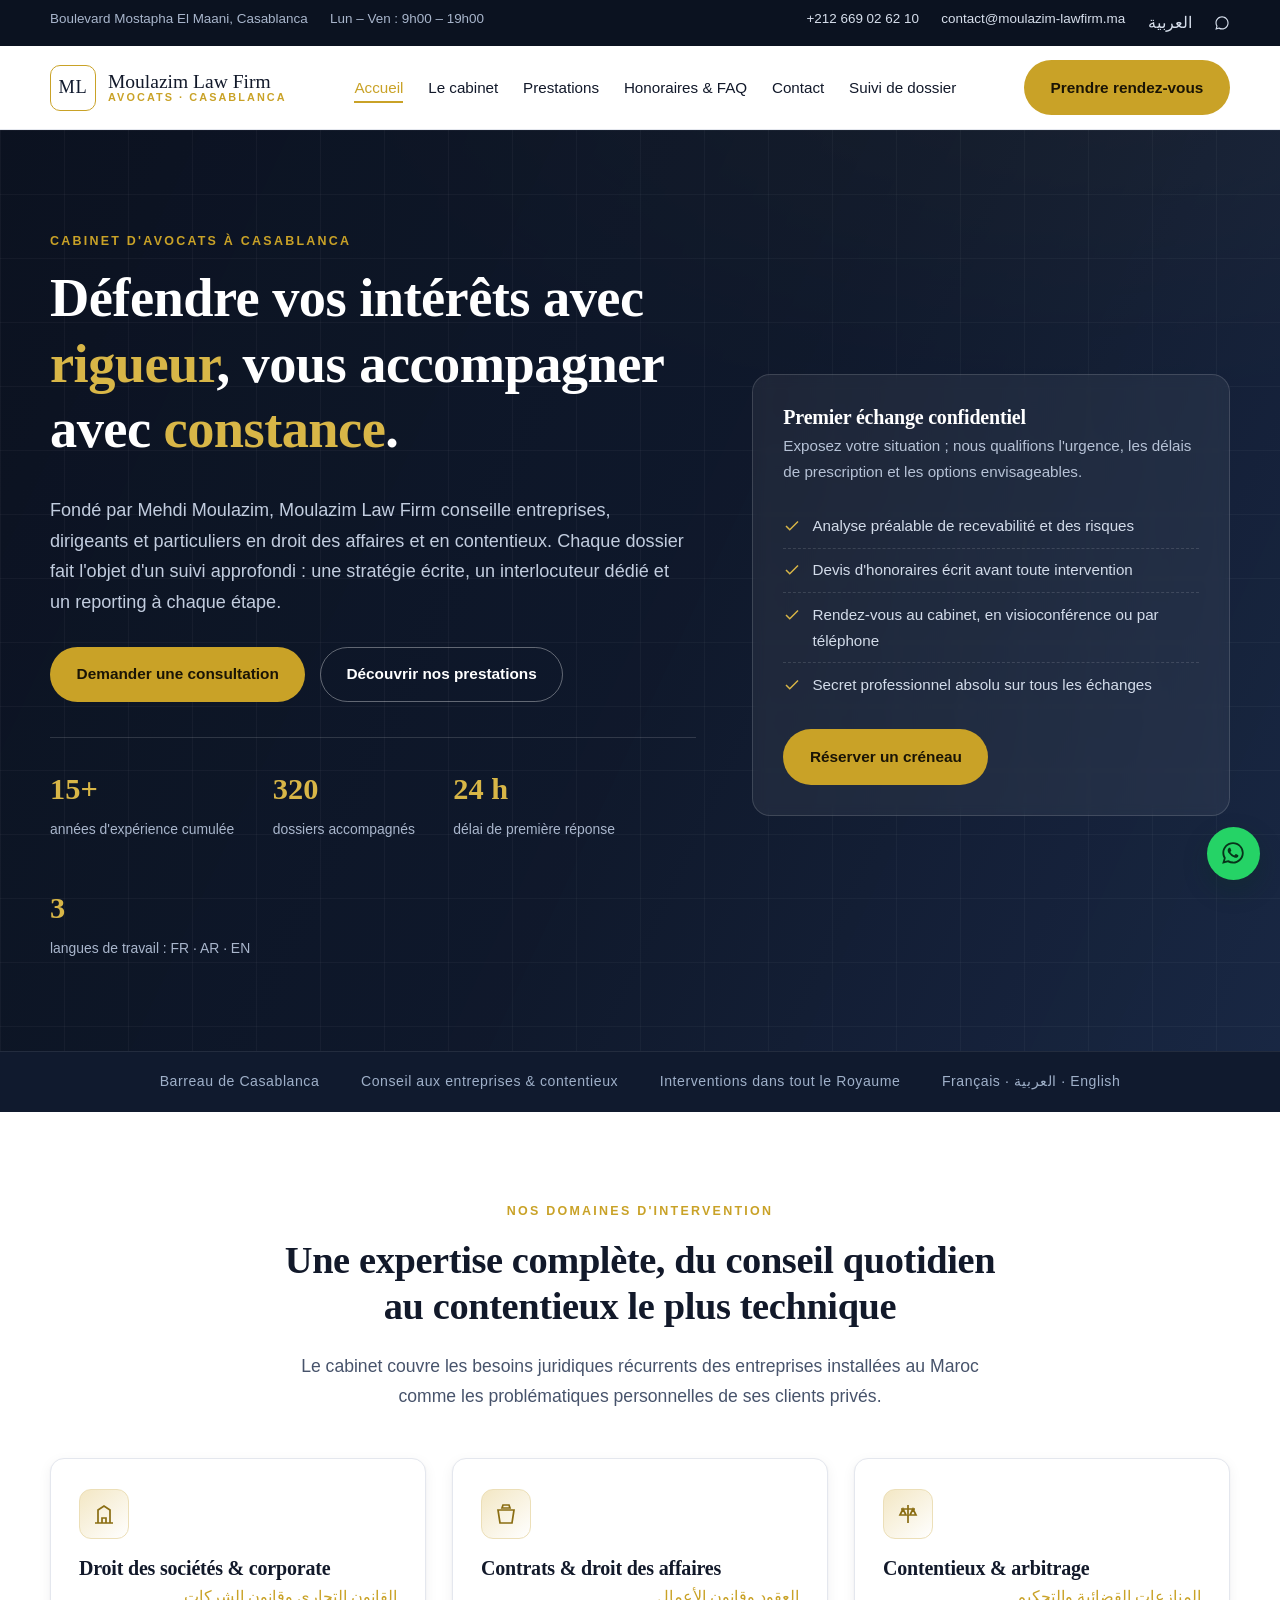
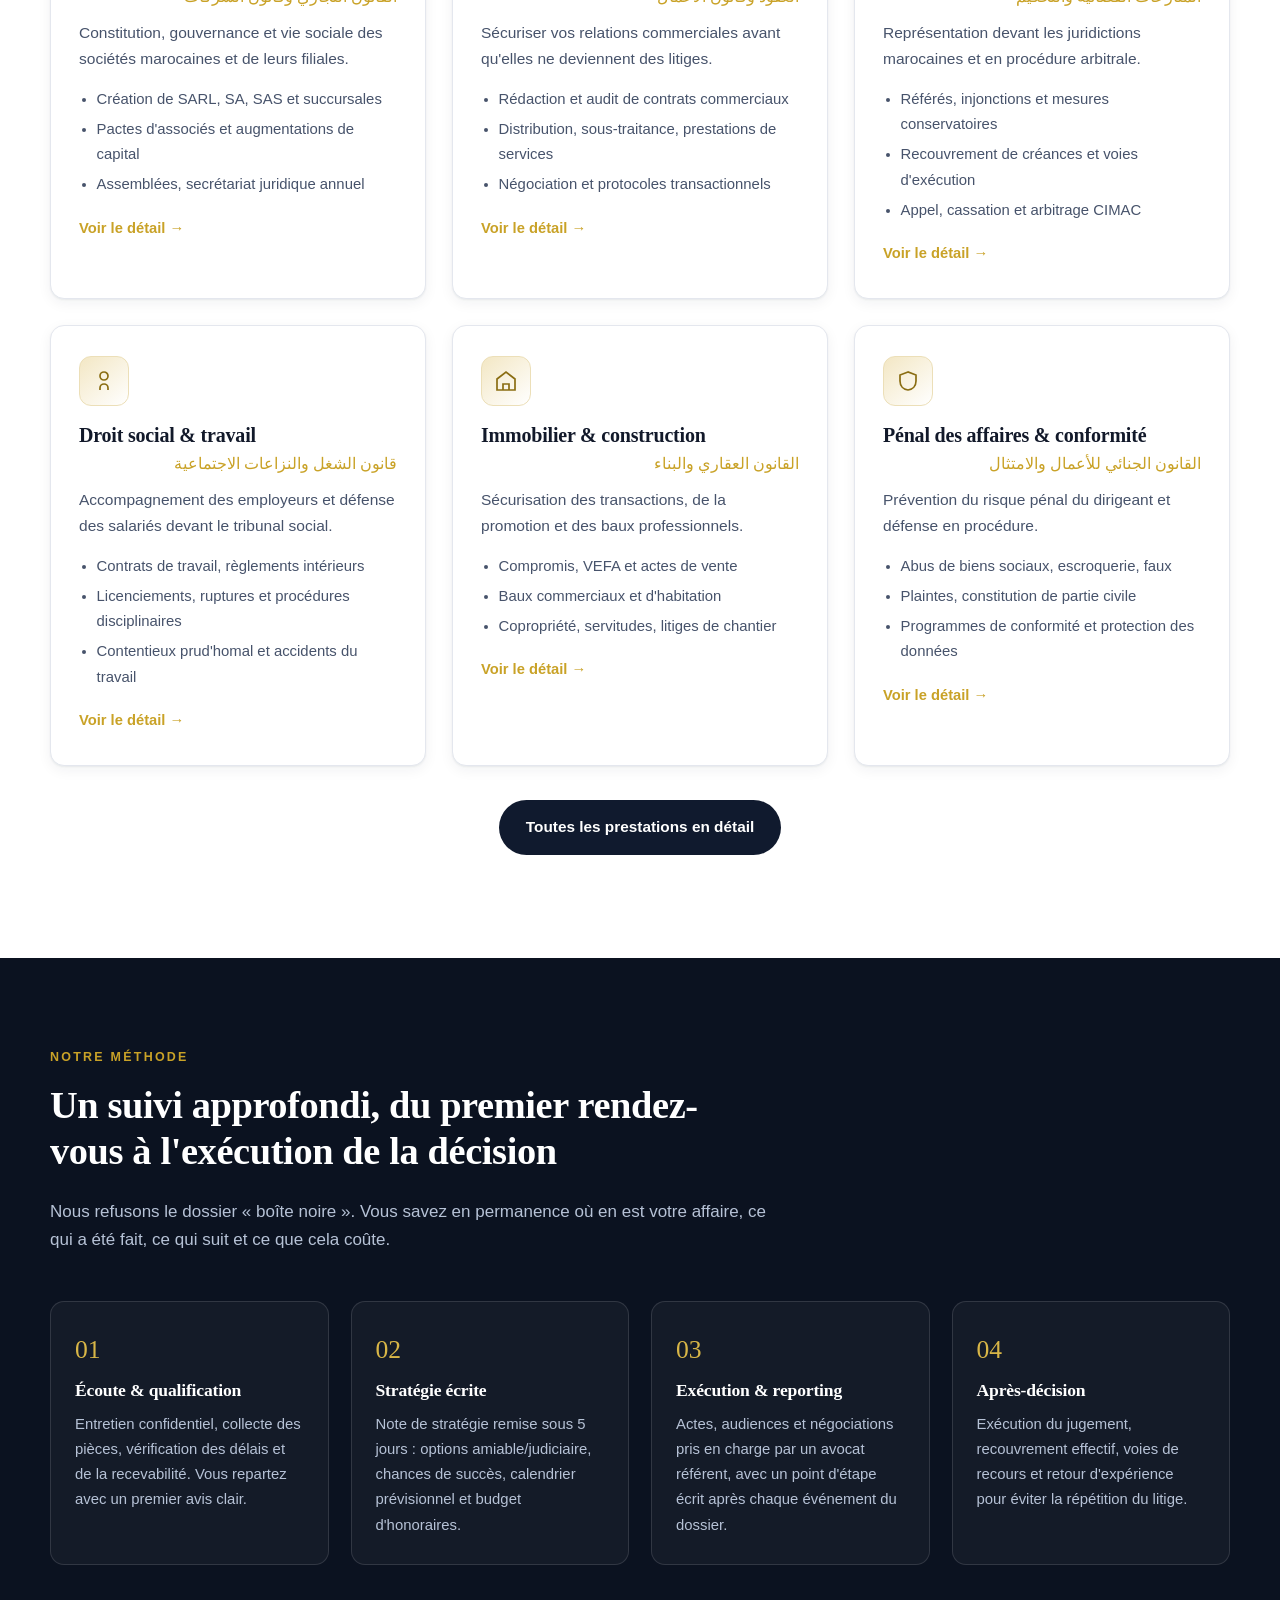
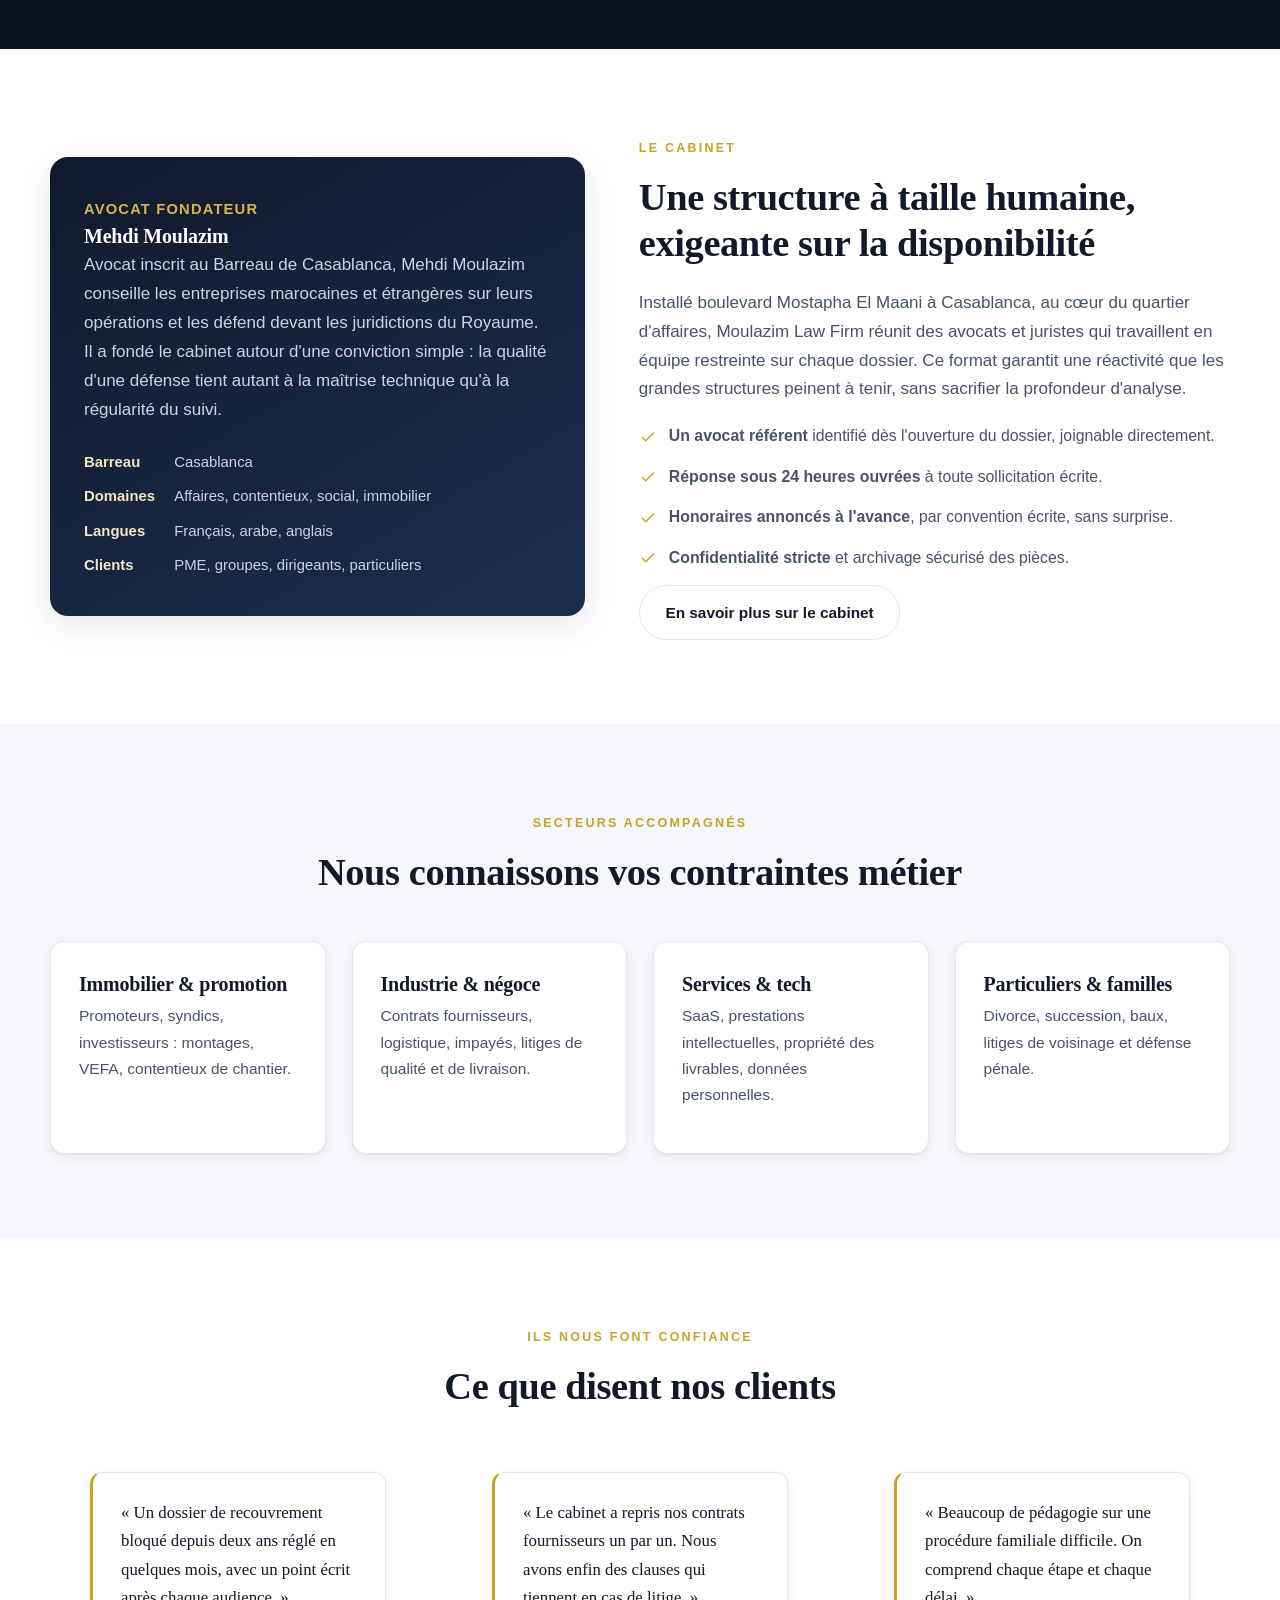
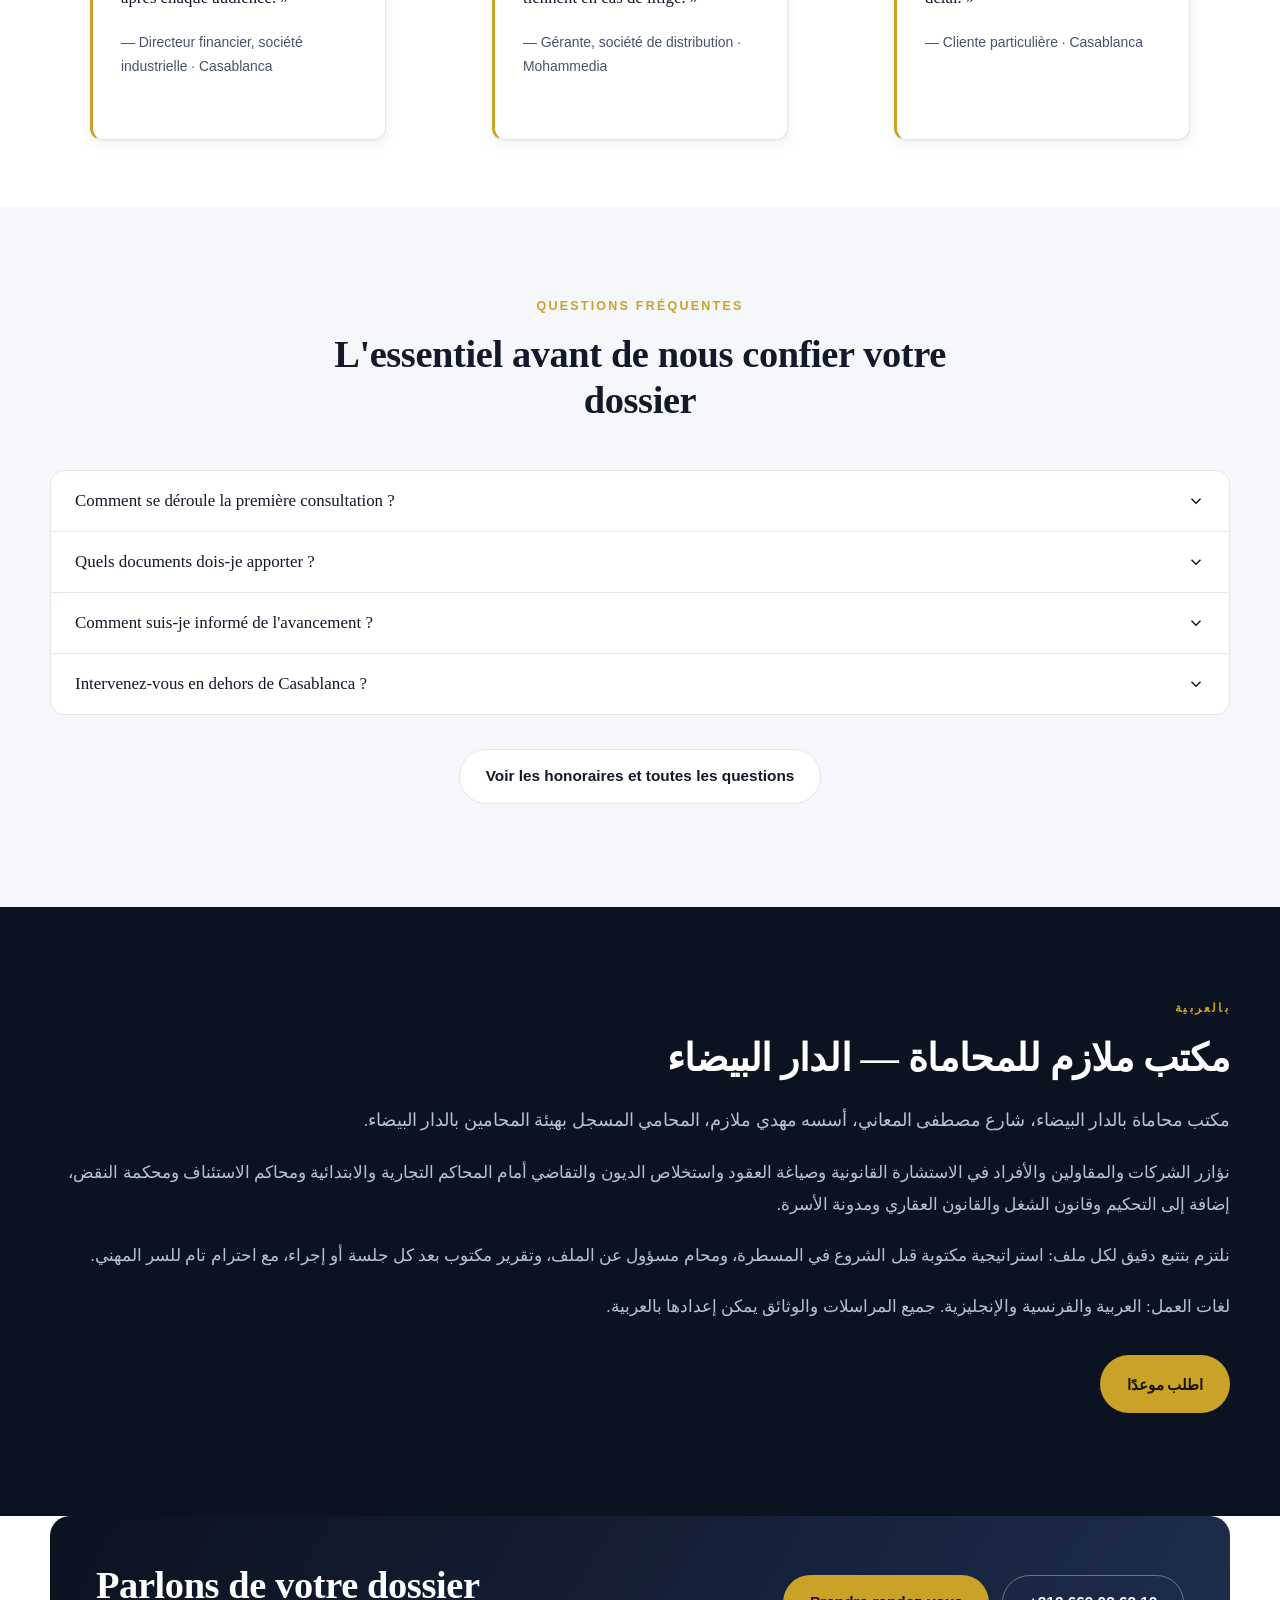
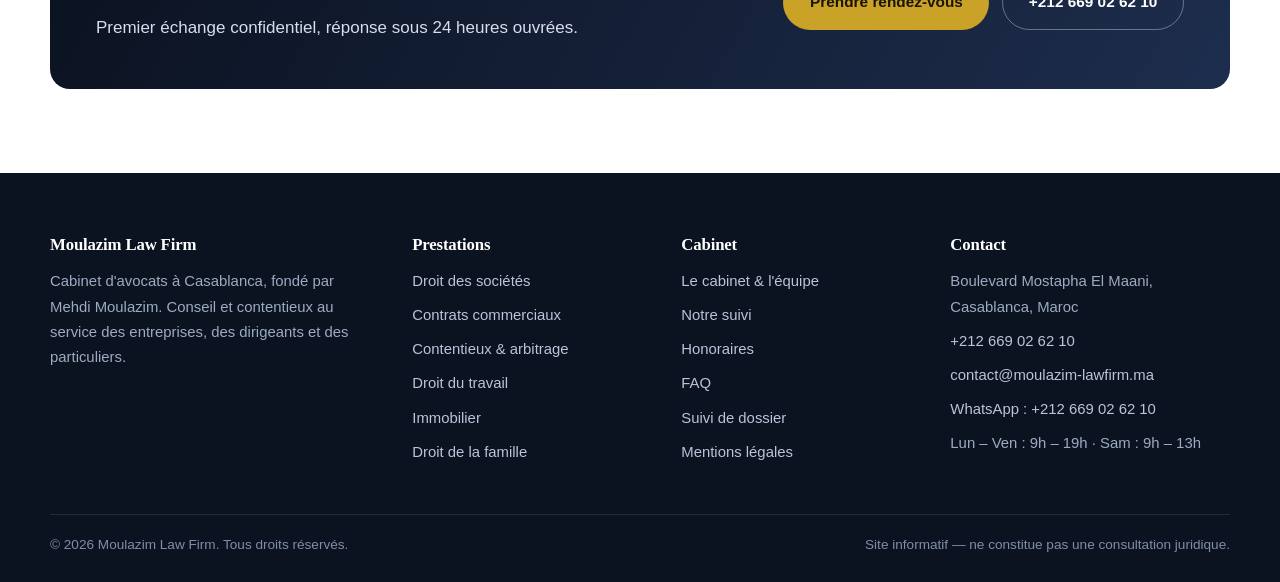
<file: index.html>
<!DOCTYPE html>
<html lang="fr">
<head>
<meta charset="utf-8">
<meta name="viewport" content="width=device-width, initial-scale=1">
<title>Moulazim Law Firm — Cabinet d'avocats à Casablanca | Mehdi Moulazim</title>
<meta name="description" content="Moulazim Law Firm, cabinet d'avocats à Casablanca (boulevard Mostapha El Maani), fondé par Mehdi Moulazim. Droit des affaires, contentieux, travail, immobilier, pénal des affaires, famille — avec un suivi approfondi de chaque dossier.">
<meta name="theme-color" content="#0b1220">
<link rel="canonical" href="https://www.moulazim-lawfirm.ma/">
<meta property="og:type" content="website">
<meta property="og:locale" content="fr_MA">
<meta property="og:title" content="Moulazim Law Firm — Cabinet d'avocats à Casablanca">
<meta property="og:description" content="Conseil et contentieux au service des entreprises et des particuliers, à Casablanca. Suivi approfondi, reporting régulier, honoraires transparents.">
<link rel="icon" href="data:image/svg+xml,%3Csvg xmlns='http://www.w3.org/2000/svg' viewBox='0 0 64 64'%3E%3Crect width='64' height='64' rx='12' fill='%230b1220'/%3E%3Ctext x='32' y='43' font-family='Georgia,serif' font-size='30' fill='%23c9a227' text-anchor='middle'%3EM%3C/text%3E%3C/svg%3E">
<link rel="stylesheet" href="assets/css/style.css?v=6">
<script type="application/ld+json">
{
  "@context": "https://schema.org",
  "@type": "LegalService",
  "name": "Moulazim Law Firm",
  "founder": { "@type": "Person", "name": "Mehdi Moulazim", "jobTitle": "Avocat fondateur" },
  "url": "https://www.moulazim-lawfirm.ma/",
  "telephone": "+212661338317",
  "email": "contact@moulazim-lawfirm.ma",
  "areaServed": "Maroc",
  "address": {
    "@type": "PostalAddress",
    "streetAddress": "Boulevard Mostapha El Maani",
    "addressLocality": "Casablanca",
    "addressCountry": "MA"
  },
  "openingHours": "Mo-Fr 09:00-19:00, Sa 09:00-13:00"
}
</script>
</head>
<body>

<div class="topbar">
  <div class="container">
    <div class="topbar-list">
      <span>Boulevard Mostapha El Maani, Casablanca</span>
      <span>Lun – Ven : 9h00 – 19h00</span>
    </div>
    <div class="topbar-list">
      <a href="tel:+212661338317">+212&nbsp;669&nbsp;02&nbsp;62&nbsp;10</a>
      <a href="mailto:contact@moulazim-lawfirm.ma">contact@moulazim-lawfirm.ma</a>
      <a class="lang-ar" lang="ar" dir="rtl" href="#arabe">العربية</a>
      <a class="topbar-wa" href="https://wa.me/212661338317" target="_blank" rel="noopener" aria-label="WhatsApp du cabinet"><svg width="16" height="16" viewBox="0 0 24 24" fill="currentColor" aria-hidden="true"><path d="M12.04 2C6.6 2 2.2 6.4 2.2 11.84c0 1.86.5 3.6 1.36 5.1L2 22l5.2-1.52a9.8 9.8 0 0 0 4.84 1.26h.01c5.43 0 9.83-4.4 9.83-9.84C21.88 6.4 17.48 2 12.04 2Zm0 17.9h-.01a8.1 8.1 0 0 1-4.13-1.13l-.3-.18-3.08.9.82-3-.2-.31a8.06 8.06 0 0 1-1.24-4.34c0-4.5 3.66-8.16 8.16-8.16 2.18 0 4.23.85 5.77 2.4a8.1 8.1 0 0 1 2.39 5.77c0 4.5-3.67 8.16-8.18 8.16Z"/></svg></a>
    </div>
  </div>
</div>

<header class="site-header">
  <div class="container">
    <nav class="nav" aria-label="Navigation principale">
      <a class="brand" href="index.html">
        <span class="brand__mark">ML</span>
        <span class="brand__name">Moulazim Law Firm
          <span class="brand__tag">Avocats · Casablanca</span>
        </span>
      </a>
      <ul class="nav-links">
        <li><a href="index.html">Accueil</a></li>
        <li><a href="cabinet.html">Le cabinet</a></li>
        <li><a href="prestations.html">Prestations</a></li>
        <li><a href="honoraires.html">Honoraires &amp; FAQ</a></li>
        <li><a href="contact.html">Contact</a></li>
        <li><a href="suivi.html">Suivi de dossier</a></li>
      </ul>
      <div class="nav-cta">
        <a class="btn btn--gold" href="contact.html">Prendre rendez-vous</a>
        <button class="nav-toggle" type="button" aria-label="Ouvrir le menu" aria-expanded="false"><span></span></button>
      </div>
    </nav>
  </div>
</header>

<main>

  <section class="hero">
    <div class="container">
      <div class="hero-grid">
        <div>
          <span class="eyebrow">Cabinet d'avocats à Casablanca</span>
          <h1>Défendre vos intérêts avec <em>rigueur</em>, vous accompagner avec <em>constance</em>.</h1>
          <p class="lead">Fondé par Mehdi Moulazim, Moulazim Law Firm conseille entreprises, dirigeants et particuliers en droit des affaires et en contentieux. Chaque dossier fait l'objet d'un suivi approfondi : une stratégie écrite, un interlocuteur dédié et un reporting à chaque étape.</p>
          <div class="hero-actions">
            <a class="btn btn--gold" href="contact.html">Demander une consultation</a>
            <a class="btn btn--ghost" href="prestations.html">Découvrir nos prestations</a>
          </div>
          <div class="hero-facts">
            <div class="fact"><strong>15+</strong><span>années d'expérience cumulée</span></div>
            <div class="fact"><strong>320</strong><span>dossiers accompagnés</span></div>
            <div class="fact"><strong>24 h</strong><span>délai de première réponse</span></div>
            <div class="fact"><strong>3</strong><span>langues de travail : FR · AR · EN</span></div>
          </div>
        </div>

        <aside class="hero-card">
          <h3>Premier échange confidentiel</h3>
          <p>Exposez votre situation ; nous qualifions l'urgence, les délais de prescription et les options envisageables.</p>
          <ul>
            <li>
              <svg width="18" height="18" viewBox="0 0 24 24" fill="none" stroke="#d8b647" stroke-width="2" aria-hidden="true"><path d="M20 6 9 17l-5-5"/></svg>
              Analyse préalable de recevabilité et des risques
            </li>
            <li>
              <svg width="18" height="18" viewBox="0 0 24 24" fill="none" stroke="#d8b647" stroke-width="2" aria-hidden="true"><path d="M20 6 9 17l-5-5"/></svg>
              Devis d'honoraires écrit avant toute intervention
            </li>
            <li>
              <svg width="18" height="18" viewBox="0 0 24 24" fill="none" stroke="#d8b647" stroke-width="2" aria-hidden="true"><path d="M20 6 9 17l-5-5"/></svg>
              Rendez-vous au cabinet, en visioconférence ou par téléphone
            </li>
            <li>
              <svg width="18" height="18" viewBox="0 0 24 24" fill="none" stroke="#d8b647" stroke-width="2" aria-hidden="true"><path d="M20 6 9 17l-5-5"/></svg>
              Secret professionnel absolu sur tous les échanges
            </li>
          </ul>
          <a class="btn btn--gold" href="contact.html">Réserver un créneau</a>
        </aside>
      </div>
    </div>
  </section>

  <div class="trust">
    <div class="container">
      <span>Barreau de Casablanca</span>
      <span>Conseil aux entreprises &amp; contentieux</span>
      <span>Interventions dans tout le Royaume</span>
      <span>Français · العربية · English</span>
    </div>
  </div>

  <section class="section" id="prestations">
    <div class="container">
      <div class="section-head center reveal">
        <span class="eyebrow">Nos domaines d'intervention</span>
        <h2>Une expertise complète, du conseil quotidien au contentieux le plus technique</h2>
        <p class="lead">Le cabinet couvre les besoins juridiques récurrents des entreprises installées au Maroc comme les problématiques personnelles de ses clients privés.</p>
      </div>

      <div class="grid grid--3">
        <article class="card reveal">
          <div class="card__icon">
            <svg width="24" height="24" viewBox="0 0 24 24" fill="none" stroke="#8a6d12" stroke-width="1.7" aria-hidden="true"><path d="M3 21h18M6 21V8l6-4 6 4v13M10 21v-5h4v5"/></svg>
          </div>
          <h3>Droit des sociétés &amp; corporate</h3>
          <span class="ar-term" lang="ar" dir="rtl">القانون التجاري وقانون الشركات</span>
          <p>Constitution, gouvernance et vie sociale des sociétés marocaines et de leurs filiales.</p>
          <ul>
            <li>Création de SARL, SA, SAS et succursales</li>
            <li>Pactes d'associés et augmentations de capital</li>
            <li>Assemblées, secrétariat juridique annuel</li>
          </ul>
          <a class="card__link" href="prestations.html#corporate">Voir le détail →</a>
        </article>

        <article class="card reveal">
          <div class="card__icon">
            <svg width="24" height="24" viewBox="0 0 24 24" fill="none" stroke="#8a6d12" stroke-width="1.7" aria-hidden="true"><path d="M9 3h6l1 3H8l1-3ZM4 8h16l-2 13H6L4 8Z"/></svg>
          </div>
          <h3>Contrats &amp; droit des affaires</h3>
          <span class="ar-term" lang="ar" dir="rtl">العقود وقانون الأعمال</span>
          <p>Sécuriser vos relations commerciales avant qu'elles ne deviennent des litiges.</p>
          <ul>
            <li>Rédaction et audit de contrats commerciaux</li>
            <li>Distribution, sous-traitance, prestations de services</li>
            <li>Négociation et protocoles transactionnels</li>
          </ul>
          <a class="card__link" href="prestations.html#contrats">Voir le détail →</a>
        </article>

        <article class="card reveal">
          <div class="card__icon">
            <svg width="24" height="24" viewBox="0 0 24 24" fill="none" stroke="#8a6d12" stroke-width="1.7" aria-hidden="true"><path d="M12 3v18M5 7h14M7 7l-3 6h6L7 7Zm10 0-3 6h6l-3-6Z"/></svg>
          </div>
          <h3>Contentieux &amp; arbitrage</h3>
          <span class="ar-term" lang="ar" dir="rtl">المنازعات القضائية والتحكيم</span>
          <p>Représentation devant les juridictions marocaines et en procédure arbitrale.</p>
          <ul>
            <li>Référés, injonctions et mesures conservatoires</li>
            <li>Recouvrement de créances et voies d'exécution</li>
            <li>Appel, cassation et arbitrage CIMAC</li>
          </ul>
          <a class="card__link" href="prestations.html#contentieux">Voir le détail →</a>
        </article>

        <article class="card reveal">
          <div class="card__icon">
            <svg width="24" height="24" viewBox="0 0 24 24" fill="none" stroke="#8a6d12" stroke-width="1.7" aria-hidden="true"><path d="M16 21v-2a4 4 0 0 0-8 0v2M12 11a4 4 0 1 0 0-8 4 4 0 0 0 0 8Z"/></svg>
          </div>
          <h3>Droit social &amp; travail</h3>
          <span class="ar-term" lang="ar" dir="rtl">قانون الشغل والنزاعات الاجتماعية</span>
          <p>Accompagnement des employeurs et défense des salariés devant le tribunal social.</p>
          <ul>
            <li>Contrats de travail, règlements intérieurs</li>
            <li>Licenciements, ruptures et procédures disciplinaires</li>
            <li>Contentieux prud'homal et accidents du travail</li>
          </ul>
          <a class="card__link" href="prestations.html#social">Voir le détail →</a>
        </article>

        <article class="card reveal">
          <div class="card__icon">
            <svg width="24" height="24" viewBox="0 0 24 24" fill="none" stroke="#8a6d12" stroke-width="1.7" aria-hidden="true"><path d="M3 10 12 3l9 7v11H3V10Zm6 11v-6h6v6"/></svg>
          </div>
          <h3>Immobilier &amp; construction</h3>
          <span class="ar-term" lang="ar" dir="rtl">القانون العقاري والبناء</span>
          <p>Sécurisation des transactions, de la promotion et des baux professionnels.</p>
          <ul>
            <li>Compromis, VEFA et actes de vente</li>
            <li>Baux commerciaux et d'habitation</li>
            <li>Copropriété, servitudes, litiges de chantier</li>
          </ul>
          <a class="card__link" href="prestations.html#immobilier">Voir le détail →</a>
        </article>

        <article class="card reveal">
          <div class="card__icon">
            <svg width="24" height="24" viewBox="0 0 24 24" fill="none" stroke="#8a6d12" stroke-width="1.7" aria-hidden="true"><path d="M12 3 4 6v6c0 5 3.4 8.4 8 9 4.6-.6 8-4 8-9V6l-8-3Z"/></svg>
          </div>
          <h3>Pénal des affaires &amp; conformité</h3>
          <span class="ar-term" lang="ar" dir="rtl">القانون الجنائي للأعمال والامتثال</span>
          <p>Prévention du risque pénal du dirigeant et défense en procédure.</p>
          <ul>
            <li>Abus de biens sociaux, escroquerie, faux</li>
            <li>Plaintes, constitution de partie civile</li>
            <li>Programmes de conformité et protection des données</li>
          </ul>
          <a class="card__link" href="prestations.html#penal">Voir le détail →</a>
        </article>
      </div>

      <p class="reveal text-center mt-lg">
        <a class="btn btn--navy" href="prestations.html">Toutes les prestations en détail</a>
      </p>
    </div>
  </section>

  <section class="section section--dark" id="methode">
    <div class="container">
      <div class="section-head reveal">
        <span class="eyebrow">Notre méthode</span>
        <h2>Un suivi approfondi, du premier rendez-vous à l'exécution de la décision</h2>
        <p>Nous refusons le dossier « boîte noire ». Vous savez en permanence où en est votre affaire, ce qui a été fait, ce qui suit et ce que cela coûte.</p>
      </div>

      <div class="steps">
        <div class="step reveal">
          <h3>Écoute &amp; qualification</h3>
          <p>Entretien confidentiel, collecte des pièces, vérification des délais et de la recevabilité. Vous repartez avec un premier avis clair.</p>
        </div>
        <div class="step reveal">
          <h3>Stratégie écrite</h3>
          <p>Note de stratégie remise sous 5 jours : options amiable/judiciaire, chances de succès, calendrier prévisionnel et budget d'honoraires.</p>
        </div>
        <div class="step reveal">
          <h3>Exécution &amp; reporting</h3>
          <p>Actes, audiences et négociations pris en charge par un avocat référent, avec un point d'étape écrit après chaque événement du dossier.</p>
        </div>
        <div class="step reveal">
          <h3>Après-décision</h3>
          <p>Exécution du jugement, recouvrement effectif, voies de recours et retour d'expérience pour éviter la répétition du litige.</p>
        </div>
      </div>
    </div>
  </section>

  <section class="section">
    <div class="container split">
      <div class="portrait reveal">
        <span class="role">Avocat fondateur</span>
        <h3>Mehdi Moulazim</h3>
        <p>Avocat inscrit au Barreau de Casablanca, Mehdi Moulazim conseille les entreprises marocaines et étrangères sur leurs opérations et les défend devant les juridictions du Royaume. Il a fondé le cabinet autour d'une conviction simple : la qualité d'une défense tient autant à la maîtrise technique qu'à la régularité du suivi.</p>
        <dl>
          <dt>Barreau</dt><dd>Casablanca</dd>
          <dt>Domaines</dt><dd>Affaires, contentieux, social, immobilier</dd>
          <dt>Langues</dt><dd>Français, arabe, anglais</dd>
          <dt>Clients</dt><dd>PME, groupes, dirigeants, particuliers</dd>
        </dl>
      </div>
      <div class="reveal">
        <span class="eyebrow">Le cabinet</span>
        <h2>Une structure à taille humaine, exigeante sur la disponibilité</h2>
        <p>Installé boulevard Mostapha El Maani à Casablanca, au cœur du quartier d'affaires, Moulazim Law Firm réunit des avocats et juristes qui travaillent en équipe restreinte sur chaque dossier. Ce format garantit une réactivité que les grandes structures peinent à tenir, sans sacrifier la profondeur d'analyse.</p>
        <ul class="checklist">
          <li><svg width="18" height="18" viewBox="0 0 24 24" fill="none" stroke="#c9a227" stroke-width="2" aria-hidden="true"><path d="M20 6 9 17l-5-5"/></svg><span><strong>Un avocat référent</strong> identifié dès l'ouverture du dossier, joignable directement.</span></li>
          <li><svg width="18" height="18" viewBox="0 0 24 24" fill="none" stroke="#c9a227" stroke-width="2" aria-hidden="true"><path d="M20 6 9 17l-5-5"/></svg><span><strong>Réponse sous 24 heures ouvrées</strong> à toute sollicitation écrite.</span></li>
          <li><svg width="18" height="18" viewBox="0 0 24 24" fill="none" stroke="#c9a227" stroke-width="2" aria-hidden="true"><path d="M20 6 9 17l-5-5"/></svg><span><strong>Honoraires annoncés à l'avance</strong>, par convention écrite, sans surprise.</span></li>
          <li><svg width="18" height="18" viewBox="0 0 24 24" fill="none" stroke="#c9a227" stroke-width="2" aria-hidden="true"><path d="M20 6 9 17l-5-5"/></svg><span><strong>Confidentialité stricte</strong> et archivage sécurisé des pièces.</span></li>
        </ul>
        <a class="btn btn--outline" href="cabinet.html">En savoir plus sur le cabinet</a>
      </div>
    </div>
  </section>

  <section class="section section--soft">
    <div class="container">
      <div class="section-head center reveal">
        <span class="eyebrow">Secteurs accompagnés</span>
        <h2>Nous connaissons vos contraintes métier</h2>
      </div>
      <div class="grid grid--4">
        <div class="card reveal"><h3>Immobilier &amp; promotion</h3><p>Promoteurs, syndics, investisseurs : montages, VEFA, contentieux de chantier.</p></div>
        <div class="card reveal"><h3>Industrie &amp; négoce</h3><p>Contrats fournisseurs, logistique, impayés, litiges de qualité et de livraison.</p></div>
        <div class="card reveal"><h3>Services &amp; tech</h3><p>SaaS, prestations intellectuelles, propriété des livrables, données personnelles.</p></div>
        <div class="card reveal"><h3>Particuliers &amp; familles</h3><p>Divorce, succession, baux, litiges de voisinage et défense pénale.</p></div>
      </div>
    </div>
  </section>

  <section class="section">
    <div class="container">
      <div class="section-head center reveal">
        <span class="eyebrow">Ils nous font confiance</span>
        <h2>Ce que disent nos clients</h2>
      </div>
      <div class="grid grid--3">
        <blockquote class="quote reveal">
          <p>« Un dossier de recouvrement bloqué depuis deux ans réglé en quelques mois, avec un point écrit après chaque audience. »</p>
          <footer>— Directeur financier, société industrielle · Casablanca</footer>
        </blockquote>
        <blockquote class="quote reveal">
          <p>« Le cabinet a repris nos contrats fournisseurs un par un. Nous avons enfin des clauses qui tiennent en cas de litige. »</p>
          <footer>— Gérante, société de distribution · Mohammedia</footer>
        </blockquote>
        <blockquote class="quote reveal">
          <p>« Beaucoup de pédagogie sur une procédure familiale difficile. On comprend chaque étape et chaque délai. »</p>
          <footer>— Cliente particulière · Casablanca</footer>
        </blockquote>
      </div>
    </div>
  </section>

  <section class="section section--soft">
    <div class="container">
      <div class="section-head center reveal">
        <span class="eyebrow">Questions fréquentes</span>
        <h2>L'essentiel avant de nous confier votre dossier</h2>
      </div>
      <div class="accordion reveal">
        <div class="acc-item">
          <button class="acc-btn" type="button" aria-expanded="false" aria-controls="faq-1">
            Comment se déroule la première consultation ?
            <svg class="chev" width="18" height="18" viewBox="0 0 24 24" fill="none" stroke="currentColor" stroke-width="2" aria-hidden="true"><path d="m6 9 6 6 6-6"/></svg>
          </button>
          <div class="acc-panel" id="faq-1">
            <p>Elle dure environ une heure, au cabinet ou en visioconférence. Vous exposez votre situation, nous examinons vos pièces et vous repartez avec une première analyse, les délais applicables et une estimation d'honoraires écrite.</p>
          </div>
        </div>
        <div class="acc-item">
          <button class="acc-btn" type="button" aria-expanded="false" aria-controls="faq-2">
            Quels documents dois-je apporter ?
            <svg class="chev" width="18" height="18" viewBox="0 0 24 24" fill="none" stroke="currentColor" stroke-width="2" aria-hidden="true"><path d="m6 9 6 6 6-6"/></svg>
          </button>
          <div class="acc-panel" id="faq-2">
            <p>Tout élément utile : contrats, factures, échanges de courriels, mises en demeure, procès-verbaux, décisions déjà rendues, statuts de la société. Mieux vaut apporter trop que pas assez ; le tri est de notre ressort.</p>
          </div>
        </div>
        <div class="acc-item">
          <button class="acc-btn" type="button" aria-expanded="false" aria-controls="faq-3">
            Comment suis-je informé de l'avancement ?
            <svg class="chev" width="18" height="18" viewBox="0 0 24 24" fill="none" stroke="currentColor" stroke-width="2" aria-hidden="true"><path d="m6 9 6 6 6-6"/></svg>
          </button>
          <div class="acc-panel" id="faq-3">
            <p>Vous recevez un compte rendu écrit après chaque audience, chaque acte significatif et chaque échange avec la partie adverse, ainsi qu'un point de synthèse mensuel sur les dossiers de longue durée.</p>
          </div>
        </div>
        <div class="acc-item">
          <button class="acc-btn" type="button" aria-expanded="false" aria-controls="faq-4">
            Intervenez-vous en dehors de Casablanca ?
            <svg class="chev" width="18" height="18" viewBox="0 0 24 24" fill="none" stroke="currentColor" stroke-width="2" aria-hidden="true"><path d="m6 9 6 6 6-6"/></svg>
          </button>
          <div class="acc-panel" id="faq-4">
            <p>Oui. Le cabinet plaide devant les juridictions de Casablanca et intervient dans tout le Royaume, en s'appuyant si nécessaire sur un réseau de confrères correspondants pour les audiences éloignées.</p>
          </div>
        </div>
      </div>
      <p class="reveal text-center mt-lg"><a class="btn btn--outline" href="honoraires.html">Voir les honoraires et toutes les questions</a></p>
    </div>
  </section>

  <section class="section section--dark" id="arabe">
    <div class="container">
      <div class="ar-block reveal" lang="ar" dir="rtl">
        <span class="eyebrow">بالعربية</span>
        <h2>مكتب ملازم للمحاماة — الدار البيضاء</h2>
        <p class="lead">مكتب محاماة بالدار البيضاء، شارع مصطفى المعاني، أسسه مهدي ملازم، المحامي المسجل بهيئة المحامين بالدار البيضاء.</p>
        <p>نؤازر الشركات والمقاولين والأفراد في الاستشارة القانونية وصياغة العقود واستخلاص الديون والتقاضي أمام المحاكم التجارية والابتدائية ومحاكم الاستئناف ومحكمة النقض، إضافة إلى التحكيم وقانون الشغل والقانون العقاري ومدونة الأسرة.</p>
        <p>نلتزم بتتبع دقيق لكل ملف: استراتيجية مكتوبة قبل الشروع في المسطرة، ومحام مسؤول عن الملف، وتقرير مكتوب بعد كل جلسة أو إجراء، مع احترام تام للسر المهني.</p>
        <p>لغات العمل: العربية والفرنسية والإنجليزية. جميع المراسلات والوثائق يمكن إعدادها بالعربية.</p>
        <p class="mt-md"><a class="btn btn--gold" href="contact.html">اطلب موعدًا</a></p>
      </div>
    </div>
  </section>

  <section class="section pt-0">
    <div class="container">
      <div class="cta-band reveal">
        <div>
          <h2>Parlons de votre dossier</h2>
          <p>Premier échange confidentiel, réponse sous 24 heures ouvrées.</p>
        </div>
        <div class="btn-row">
          <a class="btn btn--gold" href="contact.html">Prendre rendez-vous</a>
          <a class="btn btn--ghost" href="tel:+212661338317">+212&nbsp;669&nbsp;02&nbsp;62&nbsp;10</a>
        </div>
      </div>
    </div>
  </section>

</main>

<footer class="site-footer">
  <div class="container">
    <div class="footer-grid">
      <div>
        <h4>Moulazim Law Firm</h4>
        <p>Cabinet d'avocats à Casablanca, fondé par Mehdi Moulazim. Conseil et contentieux au service des entreprises, des dirigeants et des particuliers.</p>
      </div>
      <div>
        <h4>Prestations</h4>
        <ul>
          <li><a href="prestations.html#corporate">Droit des sociétés</a></li>
          <li><a href="prestations.html#contrats">Contrats commerciaux</a></li>
          <li><a href="prestations.html#contentieux">Contentieux &amp; arbitrage</a></li>
          <li><a href="prestations.html#social">Droit du travail</a></li>
          <li><a href="prestations.html#immobilier">Immobilier</a></li>
          <li><a href="prestations.html#famille">Droit de la famille</a></li>
        </ul>
      </div>
      <div>
        <h4>Cabinet</h4>
        <ul>
          <li><a href="cabinet.html">Le cabinet &amp; l'équipe</a></li>
          <li><a href="cabinet.html#suivi">Notre suivi</a></li>
          <li><a href="honoraires.html">Honoraires</a></li>
          <li><a href="honoraires.html#faq">FAQ</a></li>
          <li><a href="suivi.html">Suivi de dossier</a></li>
          <li><a href="mentions-legales.html">Mentions légales</a></li>
        </ul>
      </div>
      <div>
        <h4>Contact</h4>
        <ul>
          <li>Boulevard Mostapha El Maani, Casablanca, Maroc</li>
          <li><a href="tel:+212661338317">+212&nbsp;669&nbsp;02&nbsp;62&nbsp;10</a></li>
          <li><a href="mailto:contact@moulazim-lawfirm.ma">contact@moulazim-lawfirm.ma</a></li>
          <li><a href="https://wa.me/212661338317" target="_blank" rel="noopener">WhatsApp : +212&nbsp;669&nbsp;02&nbsp;62&nbsp;10</a></li>
          <li>Lun – Ven : 9h – 19h · Sam : 9h – 13h</li>
        </ul>
      </div>
    </div>
    <div class="footer-bottom">
      <span>© <span data-year>2025</span> Moulazim Law Firm. Tous droits réservés.</span>
      <span>Site informatif — ne constitue pas une consultation juridique.</span>
    </div>
  </div>
</footer>

<a class="wa-float" href="https://wa.me/212661338317" target="_blank" rel="noopener" aria-label="Contacter le cabinet sur WhatsApp">
  <svg width="20" height="20" viewBox="0 0 24 24" fill="currentColor" aria-hidden="true"><path d="M12.04 2C6.6 2 2.2 6.4 2.2 11.84c0 1.86.5 3.6 1.36 5.1L2 22l5.2-1.52a9.8 9.8 0 0 0 4.84 1.26h.01c5.43 0 9.83-4.4 9.83-9.84C21.88 6.4 17.48 2 12.04 2Zm0 17.9h-.01a8.1 8.1 0 0 1-4.13-1.13l-.3-.18-3.08.9.82-3-.2-.31a8.06 8.06 0 0 1-1.24-4.34c0-4.5 3.66-8.16 8.16-8.16 2.18 0 4.23.85 5.77 2.4a8.1 8.1 0 0 1 2.39 5.77c0 4.5-3.67 8.16-8.18 8.16Zm4.48-6.1c-.24-.13-1.45-.72-1.68-.8-.22-.08-.39-.12-.55.12-.16.25-.63.8-.77.97-.14.16-.28.18-.52.06-.25-.12-1.04-.38-1.97-1.22-.73-.65-1.22-1.45-1.36-1.7-.14-.24-.02-.37.1-.5.11-.1.25-.28.37-.42.12-.14.16-.24.24-.4.08-.17.04-.31-.02-.43-.06-.12-.55-1.33-.76-1.82-.2-.48-.4-.41-.55-.42h-.47c-.16 0-.43.06-.65.3-.22.25-.85.84-.85 2.04s.87 2.37 1 2.53c.12.16 1.71 2.6 4.15 3.65.58.25 1.03.4 1.38.51.58.19 1.11.16 1.53.1.47-.07 1.45-.59 1.65-1.17.2-.57.2-1.06.14-1.16-.06-.1-.22-.16-.46-.28Z"/></svg>
</a>

<script src="assets/js/config.js?v=6"></script>
<script src="assets/js/main.js?v=6"></script>
</body>
</html>
</file>
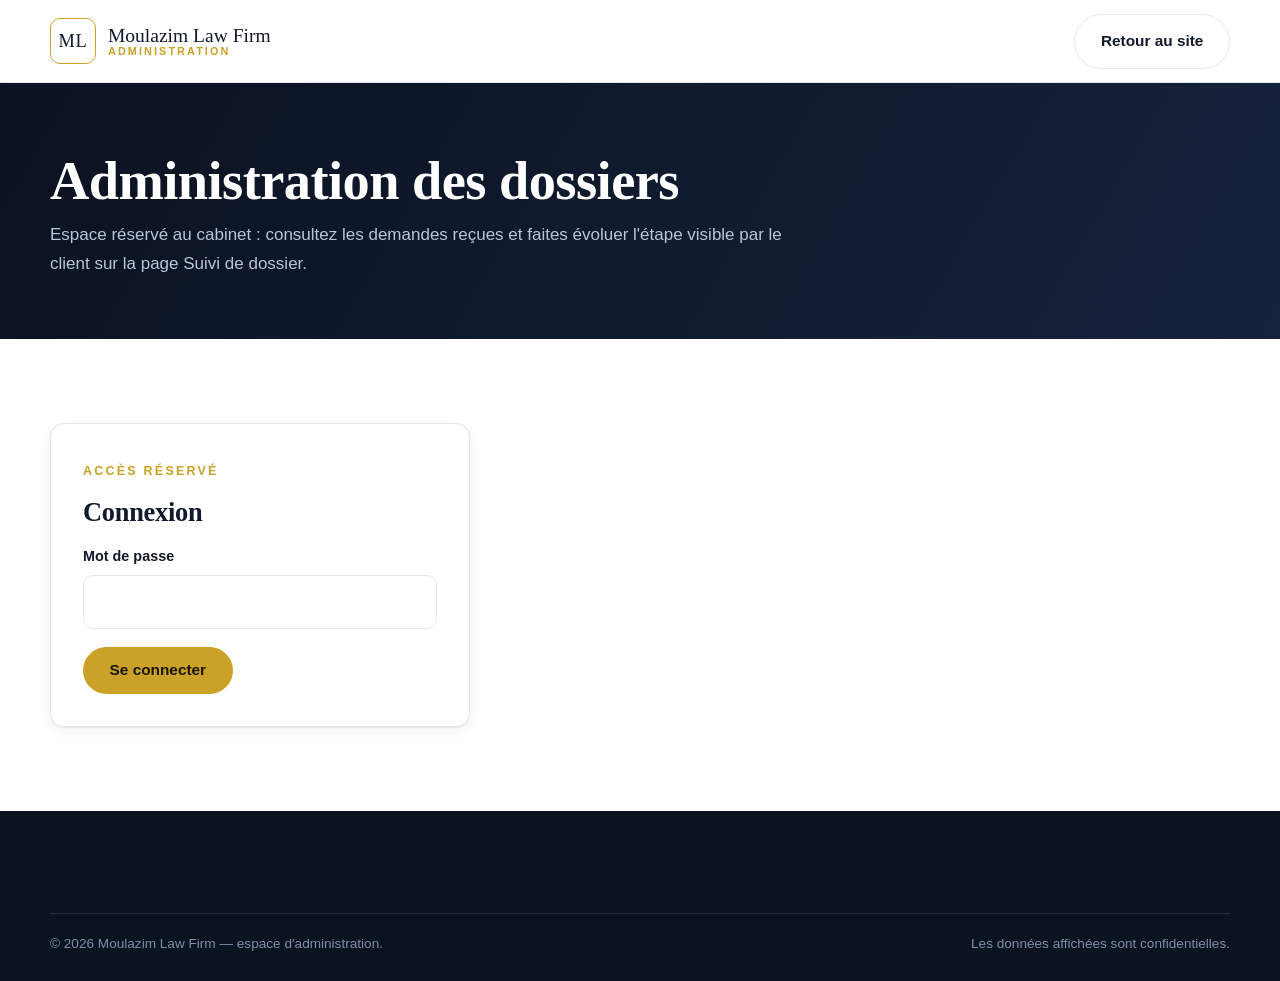
<file: admin.html>
<!DOCTYPE html>
<html lang="fr">
<head>
<meta charset="utf-8">
<meta name="viewport" content="width=device-width, initial-scale=1">
<title>Administration des dossiers — Moulazim Law Firm</title>
<meta name="robots" content="noindex, nofollow">
<meta name="theme-color" content="#0b1220">
<link rel="icon" href="data:image/svg+xml,%3Csvg xmlns='http://www.w3.org/2000/svg' viewBox='0 0 64 64'%3E%3Crect width='64' height='64' rx='12' fill='%230b1220'/%3E%3Ctext x='32' y='43' font-family='Georgia,serif' font-size='30' fill='%23c9a227' text-anchor='middle'%3EM%3C/text%3E%3C/svg%3E">
<link rel="stylesheet" href="assets/css/style.css?v=6">
</head>
<body>

<header class="site-header">
  <div class="container">
    <nav class="nav" aria-label="Navigation principale">
      <a class="brand" href="index.html">
        <span class="brand__mark">ML</span>
        <span class="brand__name">Moulazim Law Firm
          <span class="brand__tag">Administration</span>
        </span>
      </a>
      <div class="nav-cta">
        <a class="btn btn--outline" href="index.html">Retour au site</a>
      </div>
    </nav>
  </div>
</header>

<main data-admin>
  <section class="page-hero">
    <div class="container">
      <h1>Administration des dossiers</h1>
      <p>Espace réservé au cabinet : consultez les demandes reçues et faites évoluer l'étape visible par le client sur la page Suivi de dossier.</p>
    </div>
  </section>

  <section class="section">
    <div class="container">
      <form class="form-card admin-login" data-admin-login novalidate>
        <span class="eyebrow">Accès réservé</span>
        <h2 class="form-title">Connexion</h2>
        <div class="field">
          <label for="admin-pass">Mot de passe</label>
          <input type="password" id="admin-pass" name="admin-pass" autocomplete="current-password">
        </div>
        <button class="btn btn--gold" type="submit">Se connecter</button>
        <div class="form-status" role="status" aria-live="polite" data-admin-login-status></div>
      </form>

      <div class="admin-panel" data-admin-panel hidden>
        <div class="admin-toolbar">
          <button class="btn btn--outline btn--sm" type="button" data-admin-refresh>Actualiser</button>
          <button class="btn btn--outline btn--sm" type="button" data-admin-logout>Se déconnecter</button>
          <span class="form-status" role="status" aria-live="polite" data-admin-status></span>
        </div>
        <div class="admin-table-wrap">
          <table class="admin-table">
            <thead>
              <tr>
                <th>Dossier</th>
                <th>Reçu le</th>
                <th>Client</th>
                <th>Contact</th>
                <th>Domaine</th>
                <th>Demande</th>
                <th>Étape</th>
                <th>Note au client</th>
                <th></th>
              </tr>
            </thead>
            <tbody data-admin-rows></tbody>
          </table>
        </div>
      </div>
    </div>
  </section>
</main>

<footer class="site-footer">
  <div class="container">
    <div class="footer-bottom">
      <span>© <span data-year>2026</span> Moulazim Law Firm — espace d'administration.</span>
      <span>Les données affichées sont confidentielles.</span>
    </div>
  </div>
</footer>

<script src="assets/js/config.js?v=6"></script>
<script src="assets/js/main.js?v=6"></script>
</body>
</html>
</file>
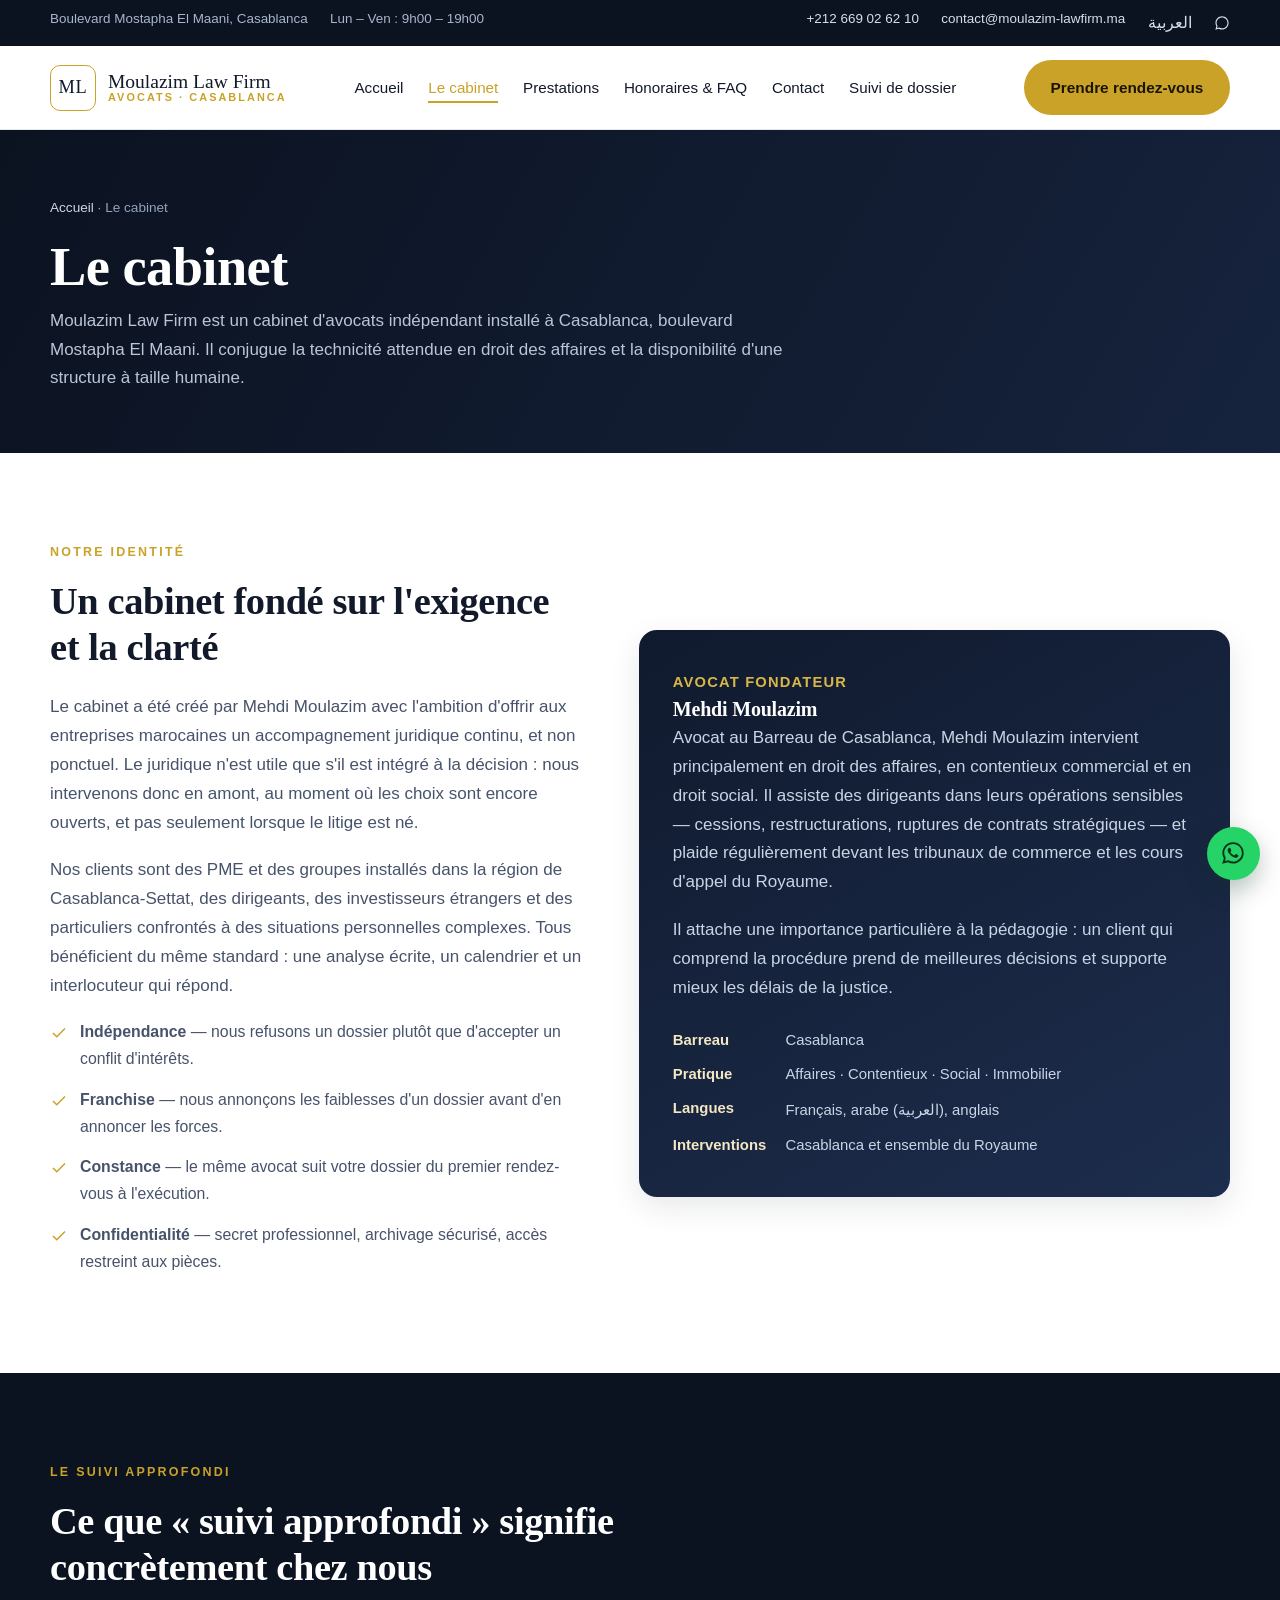
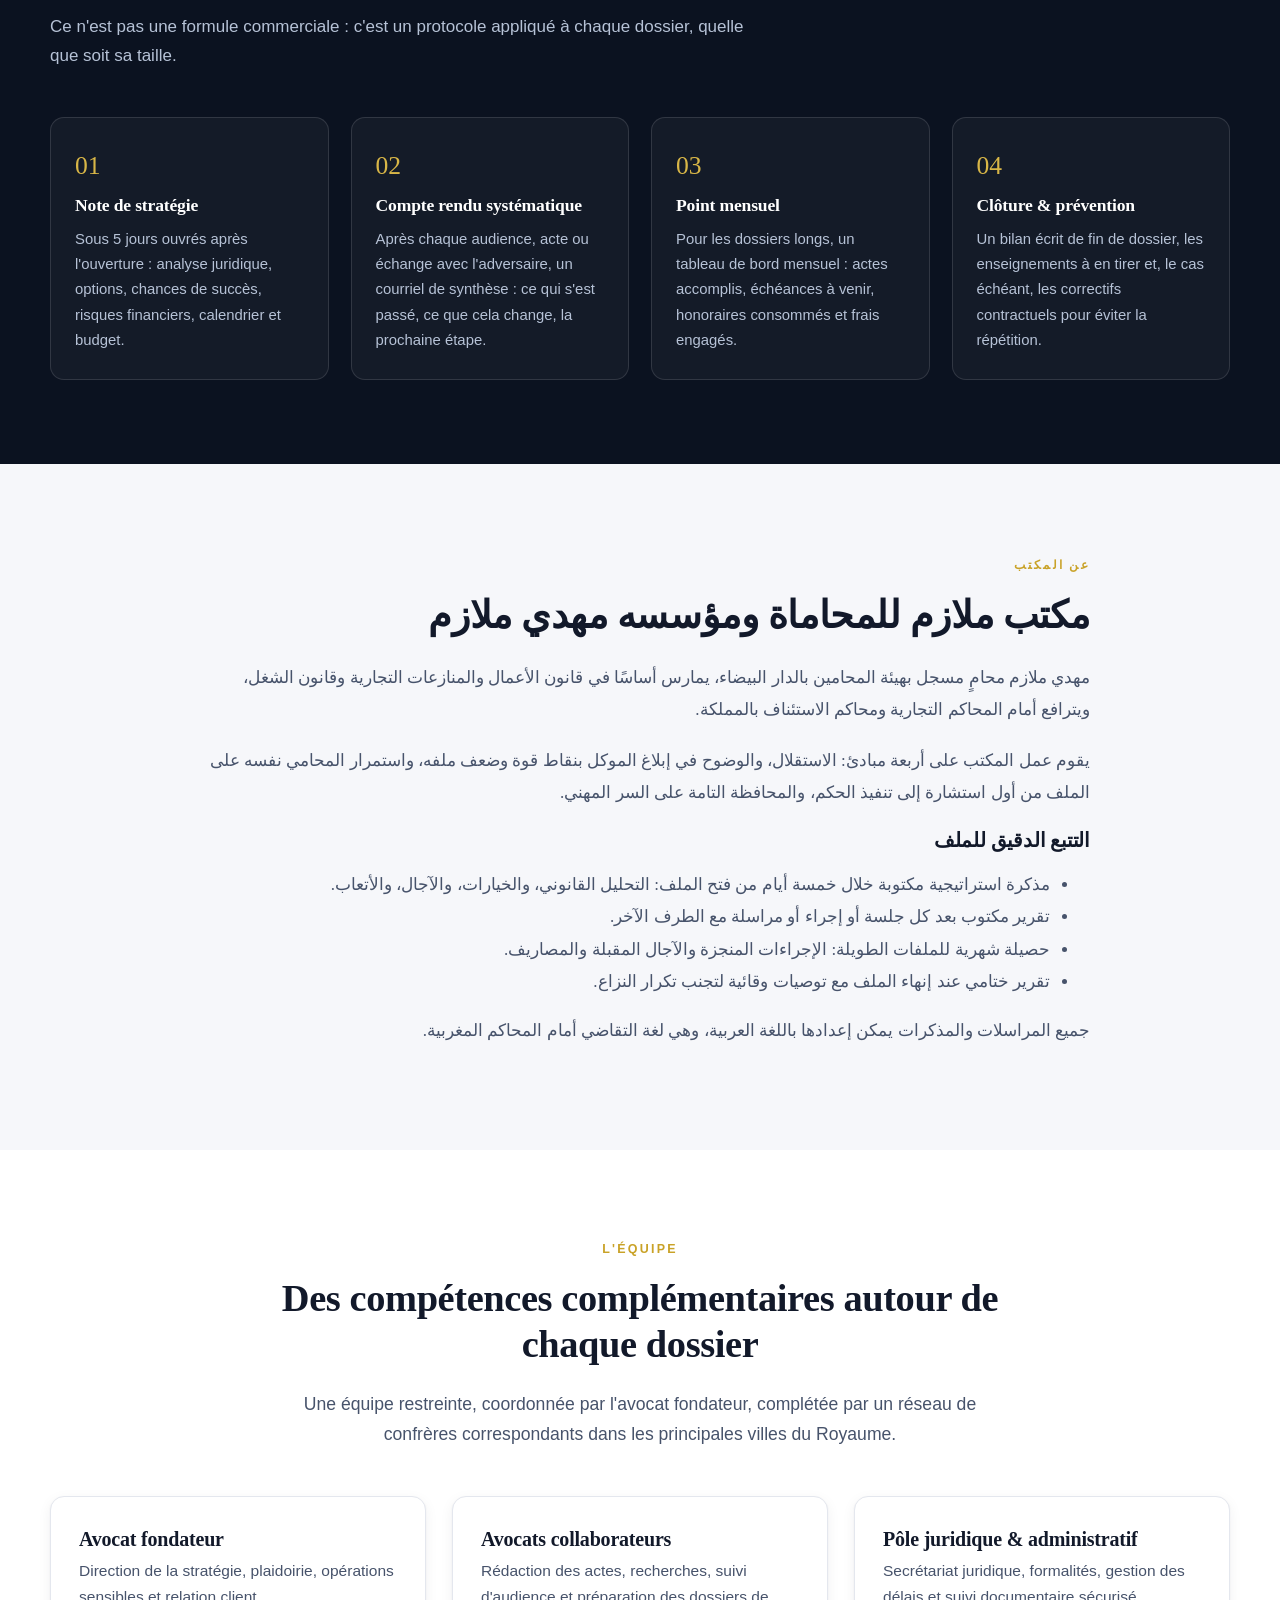
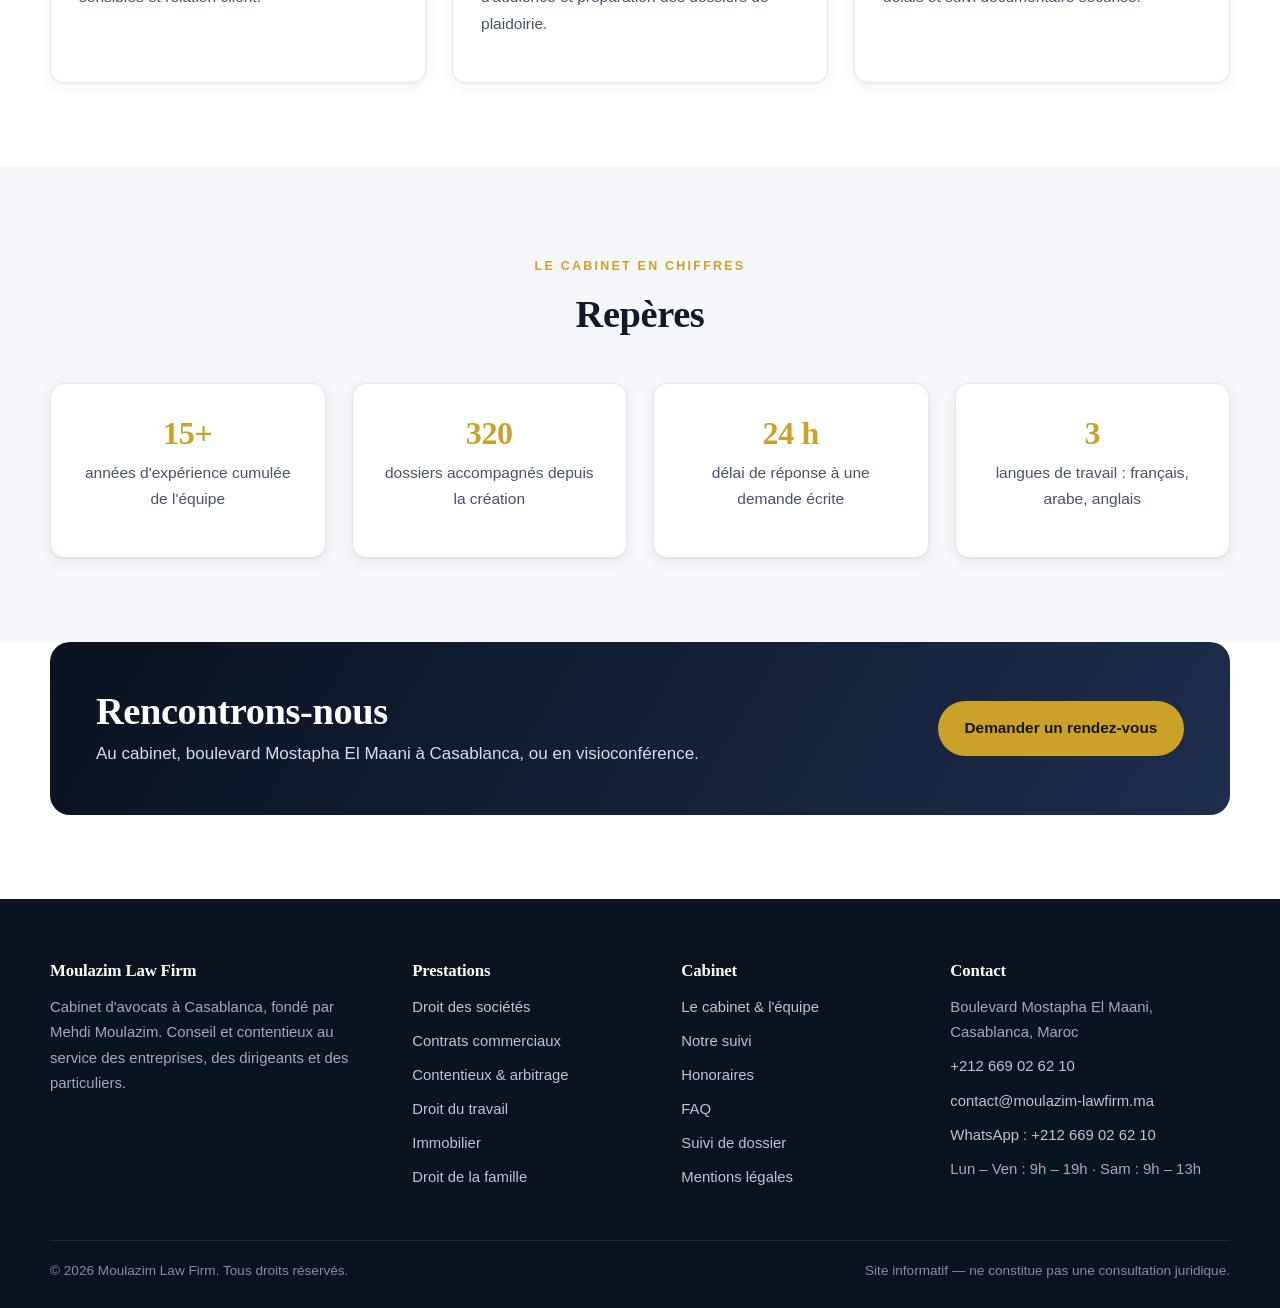
<file: cabinet.html>
<!DOCTYPE html>
<html lang="fr">
<head>
<meta charset="utf-8">
<meta name="viewport" content="width=device-width, initial-scale=1">
<title>Le cabinet &amp; Mehdi Moulazim — Moulazim Law Firm, Casablanca</title>
<meta name="description" content="Découvrez Moulazim Law Firm : le parcours de Mehdi Moulazim, les valeurs du cabinet, l'équipe et la méthode de suivi approfondi des dossiers, à Casablanca.">
<meta name="theme-color" content="#0b1220">
<link rel="icon" href="data:image/svg+xml,%3Csvg xmlns='http://www.w3.org/2000/svg' viewBox='0 0 64 64'%3E%3Crect width='64' height='64' rx='12' fill='%230b1220'/%3E%3Ctext x='32' y='43' font-family='Georgia,serif' font-size='30' fill='%23c9a227' text-anchor='middle'%3EM%3C/text%3E%3C/svg%3E">
<link rel="stylesheet" href="assets/css/style.css?v=6">
</head>
<body>

<div class="topbar">
  <div class="container">
    <div class="topbar-list">
      <span>Boulevard Mostapha El Maani, Casablanca</span>
      <span>Lun – Ven : 9h00 – 19h00</span>
    </div>
    <div class="topbar-list">
      <a href="tel:+212661338317">+212&nbsp;669&nbsp;02&nbsp;62&nbsp;10</a>
      <a href="mailto:contact@moulazim-lawfirm.ma">contact@moulazim-lawfirm.ma</a>
      <a class="lang-ar" lang="ar" dir="rtl" href="index.html#arabe">العربية</a>
      <a class="topbar-wa" href="https://wa.me/212661338317" target="_blank" rel="noopener" aria-label="WhatsApp du cabinet"><svg width="16" height="16" viewBox="0 0 24 24" fill="currentColor" aria-hidden="true"><path d="M12.04 2C6.6 2 2.2 6.4 2.2 11.84c0 1.86.5 3.6 1.36 5.1L2 22l5.2-1.52a9.8 9.8 0 0 0 4.84 1.26h.01c5.43 0 9.83-4.4 9.83-9.84C21.88 6.4 17.48 2 12.04 2Zm0 17.9h-.01a8.1 8.1 0 0 1-4.13-1.13l-.3-.18-3.08.9.82-3-.2-.31a8.06 8.06 0 0 1-1.24-4.34c0-4.5 3.66-8.16 8.16-8.16 2.18 0 4.23.85 5.77 2.4a8.1 8.1 0 0 1 2.39 5.77c0 4.5-3.67 8.16-8.18 8.16Z"/></svg></a>
    </div>
  </div>
</div>

<header class="site-header">
  <div class="container">
    <nav class="nav" aria-label="Navigation principale">
      <a class="brand" href="index.html">
        <span class="brand__mark">ML</span>
        <span class="brand__name">Moulazim Law Firm
          <span class="brand__tag">Avocats · Casablanca</span>
        </span>
      </a>
      <ul class="nav-links">
        <li><a href="index.html">Accueil</a></li>
        <li><a href="cabinet.html">Le cabinet</a></li>
        <li><a href="prestations.html">Prestations</a></li>
        <li><a href="honoraires.html">Honoraires &amp; FAQ</a></li>
        <li><a href="contact.html">Contact</a></li>
        <li><a href="suivi.html">Suivi de dossier</a></li>
      </ul>
      <div class="nav-cta">
        <a class="btn btn--gold" href="contact.html">Prendre rendez-vous</a>
        <button class="nav-toggle" type="button" aria-label="Ouvrir le menu" aria-expanded="false"><span></span></button>
      </div>
    </nav>
  </div>
</header>

<main>
  <section class="page-hero">
    <div class="container">
      <div class="crumbs"><a href="index.html">Accueil</a> · Le cabinet</div>
      <h1>Le cabinet</h1>
      <p>Moulazim Law Firm est un cabinet d'avocats indépendant installé à Casablanca, boulevard Mostapha El Maani. Il conjugue la technicité attendue en droit des affaires et la disponibilité d'une structure à taille humaine.</p>
    </div>
  </section>

  <section class="section">
    <div class="container split">
      <div class="reveal">
        <span class="eyebrow">Notre identité</span>
        <h2>Un cabinet fondé sur l'exigence et la clarté</h2>
        <p>Le cabinet a été créé par Mehdi Moulazim avec l'ambition d'offrir aux entreprises marocaines un accompagnement juridique continu, et non ponctuel. Le juridique n'est utile que s'il est intégré à la décision : nous intervenons donc en amont, au moment où les choix sont encore ouverts, et pas seulement lorsque le litige est né.</p>
        <p>Nos clients sont des PME et des groupes installés dans la région de Casablanca-Settat, des dirigeants, des investisseurs étrangers et des particuliers confrontés à des situations personnelles complexes. Tous bénéficient du même standard : une analyse écrite, un calendrier et un interlocuteur qui répond.</p>
        <ul class="checklist">
          <li><svg width="18" height="18" viewBox="0 0 24 24" fill="none" stroke="#c9a227" stroke-width="2" aria-hidden="true"><path d="M20 6 9 17l-5-5"/></svg><span><strong>Indépendance</strong> — nous refusons un dossier plutôt que d'accepter un conflit d'intérêts.</span></li>
          <li><svg width="18" height="18" viewBox="0 0 24 24" fill="none" stroke="#c9a227" stroke-width="2" aria-hidden="true"><path d="M20 6 9 17l-5-5"/></svg><span><strong>Franchise</strong> — nous annonçons les faiblesses d'un dossier avant d'en annoncer les forces.</span></li>
          <li><svg width="18" height="18" viewBox="0 0 24 24" fill="none" stroke="#c9a227" stroke-width="2" aria-hidden="true"><path d="M20 6 9 17l-5-5"/></svg><span><strong>Constance</strong> — le même avocat suit votre dossier du premier rendez-vous à l'exécution.</span></li>
          <li><svg width="18" height="18" viewBox="0 0 24 24" fill="none" stroke="#c9a227" stroke-width="2" aria-hidden="true"><path d="M20 6 9 17l-5-5"/></svg><span><strong>Confidentialité</strong> — secret professionnel, archivage sécurisé, accès restreint aux pièces.</span></li>
        </ul>
      </div>
      <div class="portrait reveal">
        <span class="role">Avocat fondateur</span>
        <h3>Mehdi Moulazim</h3>
        <p>Avocat au Barreau de Casablanca, Mehdi Moulazim intervient principalement en droit des affaires, en contentieux commercial et en droit social. Il assiste des dirigeants dans leurs opérations sensibles — cessions, restructurations, ruptures de contrats stratégiques — et plaide régulièrement devant les tribunaux de commerce et les cours d'appel du Royaume.</p>
        <p>Il attache une importance particulière à la pédagogie : un client qui comprend la procédure prend de meilleures décisions et supporte mieux les délais de la justice.</p>
        <dl>
          <dt>Barreau</dt><dd>Casablanca</dd>
          <dt>Pratique</dt><dd>Affaires · Contentieux · Social · Immobilier</dd>
          <dt>Langues</dt><dd>Français, arabe (<span lang="ar" dir="rtl">العربية</span>), anglais</dd>
          <dt>Interventions</dt><dd>Casablanca et ensemble du Royaume</dd>
        </dl>
      </div>
    </div>
  </section>

  <section class="section section--dark" id="suivi">
    <div class="container">
      <div class="section-head reveal">
        <span class="eyebrow">Le suivi approfondi</span>
        <h2>Ce que « suivi approfondi » signifie concrètement chez nous</h2>
        <p>Ce n'est pas une formule commerciale : c'est un protocole appliqué à chaque dossier, quelle que soit sa taille.</p>
      </div>
      <div class="steps">
        <div class="step reveal">
          <h3>Note de stratégie</h3>
          <p>Sous 5 jours ouvrés après l'ouverture : analyse juridique, options, chances de succès, risques financiers, calendrier et budget.</p>
        </div>
        <div class="step reveal">
          <h3>Compte rendu systématique</h3>
          <p>Après chaque audience, acte ou échange avec l'adversaire, un courriel de synthèse : ce qui s'est passé, ce que cela change, la prochaine étape.</p>
        </div>
        <div class="step reveal">
          <h3>Point mensuel</h3>
          <p>Pour les dossiers longs, un tableau de bord mensuel : actes accomplis, échéances à venir, honoraires consommés et frais engagés.</p>
        </div>
        <div class="step reveal">
          <h3>Clôture &amp; prévention</h3>
          <p>Un bilan écrit de fin de dossier, les enseignements à en tirer et, le cas échéant, les correctifs contractuels pour éviter la répétition.</p>
        </div>
      </div>
    </div>
  </section>

  <section class="section section--soft" id="arabe-cabinet">
    <div class="container">
      <div class="ar-block prose-wide reveal" lang="ar" dir="rtl">
        <span class="eyebrow">عن المكتب</span>
        <h2>مكتب ملازم للمحاماة ومؤسسه مهدي ملازم</h2>
        <p>مهدي ملازم محامٍ مسجل بهيئة المحامين بالدار البيضاء، يمارس أساسًا في قانون الأعمال والمنازعات التجارية وقانون الشغل، ويترافع أمام المحاكم التجارية ومحاكم الاستئناف بالمملكة.</p>
        <p>يقوم عمل المكتب على أربعة مبادئ: الاستقلال، والوضوح في إبلاغ الموكل بنقاط قوة وضعف ملفه، واستمرار المحامي نفسه على الملف من أول استشارة إلى تنفيذ الحكم، والمحافظة التامة على السر المهني.</p>
        <h3>التتبع الدقيق للملف</h3>
        <ul>
          <li>مذكرة استراتيجية مكتوبة خلال خمسة أيام من فتح الملف: التحليل القانوني، والخيارات، والآجال، والأتعاب.</li>
          <li>تقرير مكتوب بعد كل جلسة أو إجراء أو مراسلة مع الطرف الآخر.</li>
          <li>حصيلة شهرية للملفات الطويلة: الإجراءات المنجزة والآجال المقبلة والمصاريف.</li>
          <li>تقرير ختامي عند إنهاء الملف مع توصيات وقائية لتجنب تكرار النزاع.</li>
        </ul>
        <p>جميع المراسلات والمذكرات يمكن إعدادها باللغة العربية، وهي لغة التقاضي أمام المحاكم المغربية.</p>
      </div>
    </div>
  </section>

  <section class="section">
    <div class="container">
      <div class="section-head center reveal">
        <span class="eyebrow">L'équipe</span>
        <h2>Des compétences complémentaires autour de chaque dossier</h2>
        <p class="lead">Une équipe restreinte, coordonnée par l'avocat fondateur, complétée par un réseau de confrères correspondants dans les principales villes du Royaume.</p>
      </div>
      <div class="grid grid--3">
        <div class="card reveal">
          <h3>Avocat fondateur</h3>
          <p>Direction de la stratégie, plaidoirie, opérations sensibles et relation client.</p>
        </div>
        <div class="card reveal">
          <h3>Avocats collaborateurs</h3>
          <p>Rédaction des actes, recherches, suivi d'audience et préparation des dossiers de plaidoirie.</p>
        </div>
        <div class="card reveal">
          <h3>Pôle juridique &amp; administratif</h3>
          <p>Secrétariat juridique, formalités, gestion des délais et suivi documentaire sécurisé.</p>
        </div>
      </div>
    </div>
  </section>

  <section class="section section--soft">
    <div class="container">
      <div class="section-head center reveal">
        <span class="eyebrow">Le cabinet en chiffres</span>
        <h2>Repères</h2>
      </div>
      <div class="grid grid--4">
        <div class="card card--stat reveal"><h3 class="stat">15+</h3><p>années d'expérience cumulée de l'équipe</p></div>
        <div class="card card--stat reveal"><h3 class="stat">320</h3><p>dossiers accompagnés depuis la création</p></div>
        <div class="card card--stat reveal"><h3 class="stat">24 h</h3><p>délai de réponse à une demande écrite</p></div>
        <div class="card card--stat reveal"><h3 class="stat">3</h3><p>langues de travail : français, arabe, anglais</p></div>
      </div>
    </div>
  </section>

  <section class="section pt-0">
    <div class="container">
      <div class="cta-band reveal">
        <div>
          <h2>Rencontrons-nous</h2>
          <p>Au cabinet, boulevard Mostapha El Maani à Casablanca, ou en visioconférence.</p>
        </div>
        <a class="btn btn--gold" href="contact.html">Demander un rendez-vous</a>
      </div>
    </div>
  </section>
</main>

<footer class="site-footer">
  <div class="container">
    <div class="footer-grid">
      <div>
        <h4>Moulazim Law Firm</h4>
        <p>Cabinet d'avocats à Casablanca, fondé par Mehdi Moulazim. Conseil et contentieux au service des entreprises, des dirigeants et des particuliers.</p>
      </div>
      <div>
        <h4>Prestations</h4>
        <ul>
          <li><a href="prestations.html#corporate">Droit des sociétés</a></li>
          <li><a href="prestations.html#contrats">Contrats commerciaux</a></li>
          <li><a href="prestations.html#contentieux">Contentieux &amp; arbitrage</a></li>
          <li><a href="prestations.html#social">Droit du travail</a></li>
          <li><a href="prestations.html#immobilier">Immobilier</a></li>
          <li><a href="prestations.html#famille">Droit de la famille</a></li>
        </ul>
      </div>
      <div>
        <h4>Cabinet</h4>
        <ul>
          <li><a href="cabinet.html">Le cabinet &amp; l'équipe</a></li>
          <li><a href="cabinet.html#suivi">Notre suivi</a></li>
          <li><a href="honoraires.html">Honoraires</a></li>
          <li><a href="honoraires.html#faq">FAQ</a></li>
          <li><a href="suivi.html">Suivi de dossier</a></li>
          <li><a href="mentions-legales.html">Mentions légales</a></li>
        </ul>
      </div>
      <div>
        <h4>Contact</h4>
        <ul>
          <li>Boulevard Mostapha El Maani, Casablanca, Maroc</li>
          <li><a href="tel:+212661338317">+212&nbsp;669&nbsp;02&nbsp;62&nbsp;10</a></li>
          <li><a href="mailto:contact@moulazim-lawfirm.ma">contact@moulazim-lawfirm.ma</a></li>
          <li><a href="https://wa.me/212661338317" target="_blank" rel="noopener">WhatsApp : +212&nbsp;669&nbsp;02&nbsp;62&nbsp;10</a></li>
          <li>Lun – Ven : 9h – 19h · Sam : 9h – 13h</li>
        </ul>
      </div>
    </div>
    <div class="footer-bottom">
      <span>© <span data-year>2025</span> Moulazim Law Firm. Tous droits réservés.</span>
      <span>Site informatif — ne constitue pas une consultation juridique.</span>
    </div>
  </div>
</footer>

<a class="wa-float" href="https://wa.me/212661338317" target="_blank" rel="noopener" aria-label="Contacter le cabinet sur WhatsApp">
  <svg width="20" height="20" viewBox="0 0 24 24" fill="currentColor" aria-hidden="true"><path d="M12.04 2C6.6 2 2.2 6.4 2.2 11.84c0 1.86.5 3.6 1.36 5.1L2 22l5.2-1.52a9.8 9.8 0 0 0 4.84 1.26h.01c5.43 0 9.83-4.4 9.83-9.84C21.88 6.4 17.48 2 12.04 2Zm0 17.9h-.01a8.1 8.1 0 0 1-4.13-1.13l-.3-.18-3.08.9.82-3-.2-.31a8.06 8.06 0 0 1-1.24-4.34c0-4.5 3.66-8.16 8.16-8.16 2.18 0 4.23.85 5.77 2.4a8.1 8.1 0 0 1 2.39 5.77c0 4.5-3.67 8.16-8.18 8.16Zm4.48-6.1c-.24-.13-1.45-.72-1.68-.8-.22-.08-.39-.12-.55.12-.16.25-.63.8-.77.97-.14.16-.28.18-.52.06-.25-.12-1.04-.38-1.97-1.22-.73-.65-1.22-1.45-1.36-1.7-.14-.24-.02-.37.1-.5.11-.1.25-.28.37-.42.12-.14.16-.24.24-.4.08-.17.04-.31-.02-.43-.06-.12-.55-1.33-.76-1.82-.2-.48-.4-.41-.55-.42h-.47c-.16 0-.43.06-.65.3-.22.25-.85.84-.85 2.04s.87 2.37 1 2.53c.12.16 1.71 2.6 4.15 3.65.58.25 1.03.4 1.38.51.58.19 1.11.16 1.53.1.47-.07 1.45-.59 1.65-1.17.2-.57.2-1.06.14-1.16-.06-.1-.22-.16-.46-.28Z"/></svg>
</a>

<script src="assets/js/config.js?v=6"></script>
<script src="assets/js/main.js?v=6"></script>
</body>
</html>
</file>
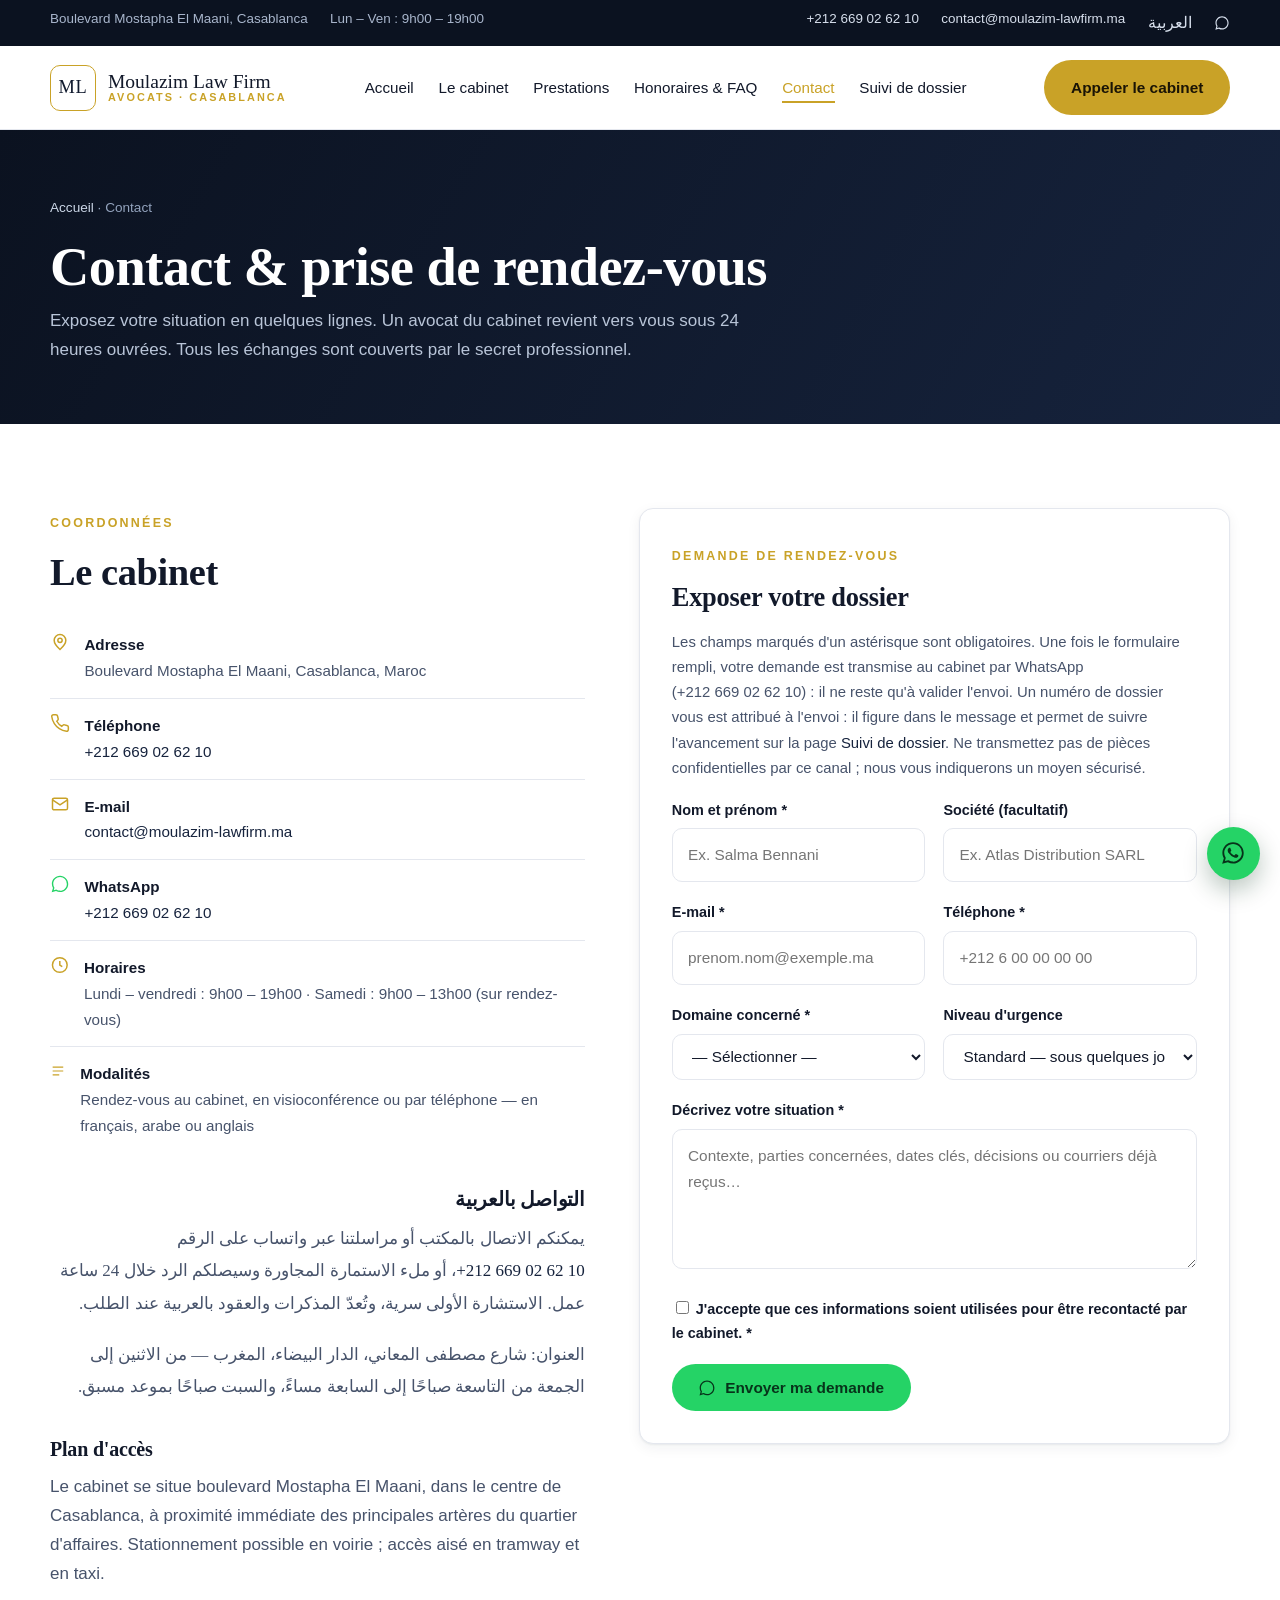
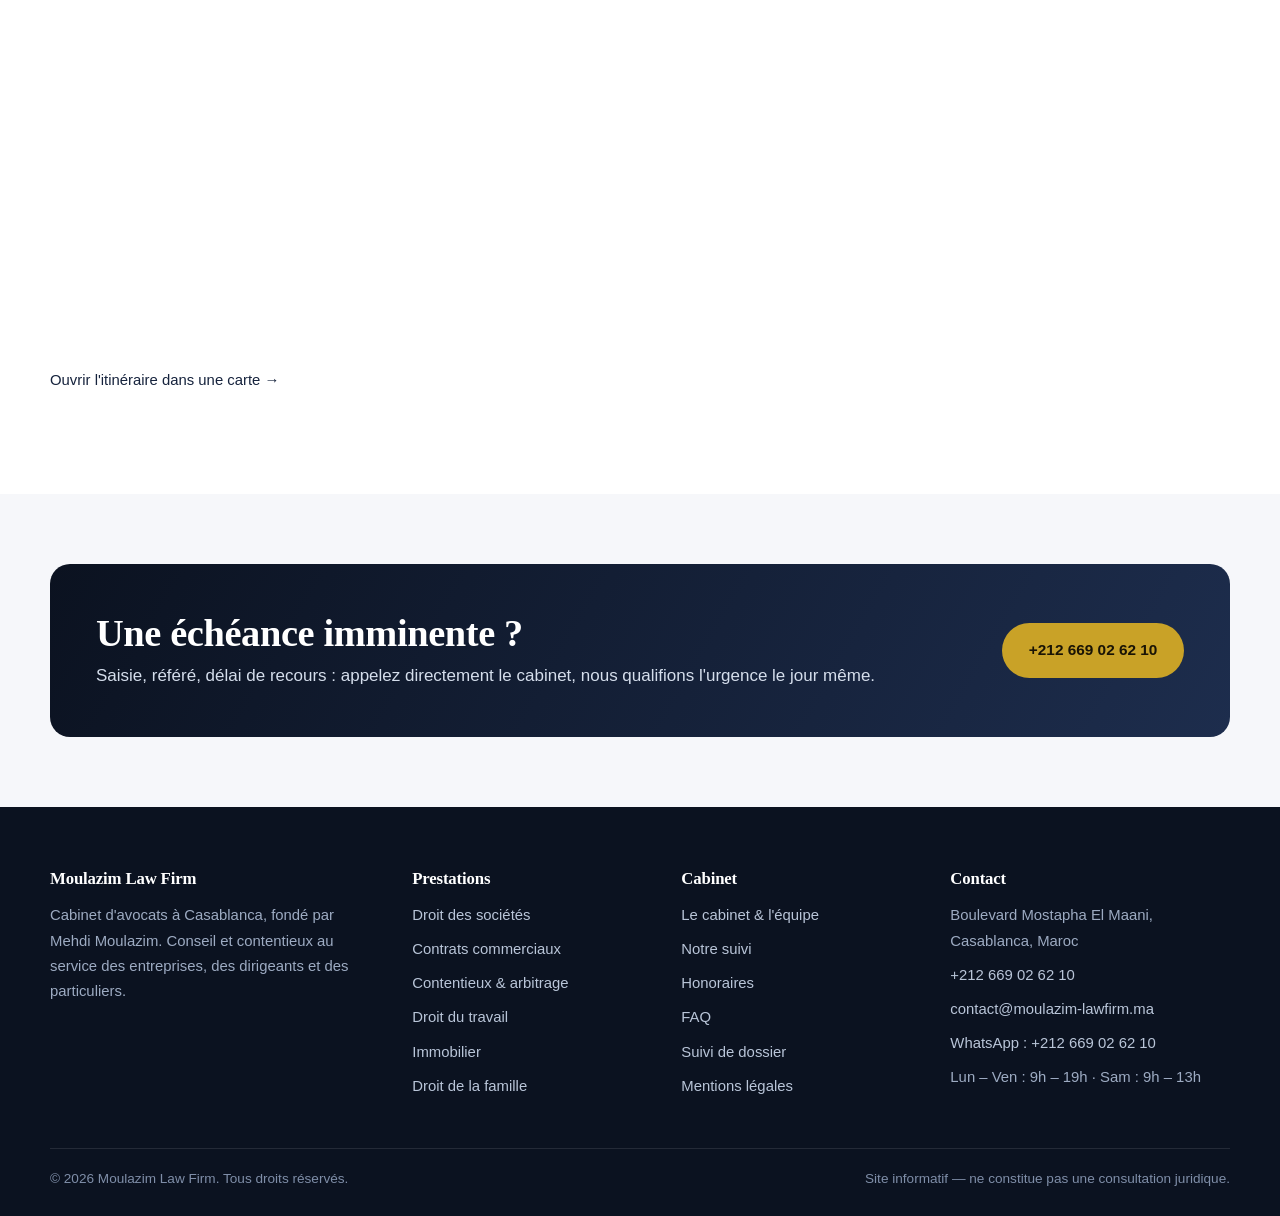
<file: contact.html>
<!DOCTYPE html>
<html lang="fr">
<head>
<meta charset="utf-8">
<meta name="viewport" content="width=device-width, initial-scale=1">
<title>Contact &amp; rendez-vous — Moulazim Law Firm, Casablanca</title>
<meta name="description" content="Contactez Moulazim Law Firm, cabinet d'avocats à Casablanca, boulevard Mostapha El Maani : téléphone, e-mail, horaires, plan d'accès et formulaire de demande de rendez-vous.">
<meta name="theme-color" content="#0b1220">
<link rel="icon" href="data:image/svg+xml,%3Csvg xmlns='http://www.w3.org/2000/svg' viewBox='0 0 64 64'%3E%3Crect width='64' height='64' rx='12' fill='%230b1220'/%3E%3Ctext x='32' y='43' font-family='Georgia,serif' font-size='30' fill='%23c9a227' text-anchor='middle'%3EM%3C/text%3E%3C/svg%3E">
<link rel="stylesheet" href="assets/css/style.css?v=6">
</head>
<body>

<div class="topbar">
  <div class="container">
    <div class="topbar-list">
      <span>Boulevard Mostapha El Maani, Casablanca</span>
      <span>Lun – Ven : 9h00 – 19h00</span>
    </div>
    <div class="topbar-list">
      <a href="tel:+212661338317">+212&nbsp;669&nbsp;02&nbsp;62&nbsp;10</a>
      <a href="mailto:contact@moulazim-lawfirm.ma">contact@moulazim-lawfirm.ma</a>
      <a class="lang-ar" lang="ar" dir="rtl" href="index.html#arabe">العربية</a>
      <a class="topbar-wa" href="https://wa.me/212661338317" target="_blank" rel="noopener" aria-label="WhatsApp du cabinet"><svg width="16" height="16" viewBox="0 0 24 24" fill="currentColor" aria-hidden="true"><path d="M12.04 2C6.6 2 2.2 6.4 2.2 11.84c0 1.86.5 3.6 1.36 5.1L2 22l5.2-1.52a9.8 9.8 0 0 0 4.84 1.26h.01c5.43 0 9.83-4.4 9.83-9.84C21.88 6.4 17.48 2 12.04 2Zm0 17.9h-.01a8.1 8.1 0 0 1-4.13-1.13l-.3-.18-3.08.9.82-3-.2-.31a8.06 8.06 0 0 1-1.24-4.34c0-4.5 3.66-8.16 8.16-8.16 2.18 0 4.23.85 5.77 2.4a8.1 8.1 0 0 1 2.39 5.77c0 4.5-3.67 8.16-8.18 8.16Z"/></svg></a>
    </div>
  </div>
</div>

<header class="site-header">
  <div class="container">
    <nav class="nav" aria-label="Navigation principale">
      <a class="brand" href="index.html">
        <span class="brand__mark">ML</span>
        <span class="brand__name">Moulazim Law Firm
          <span class="brand__tag">Avocats · Casablanca</span>
        </span>
      </a>
      <ul class="nav-links">
        <li><a href="index.html">Accueil</a></li>
        <li><a href="cabinet.html">Le cabinet</a></li>
        <li><a href="prestations.html">Prestations</a></li>
        <li><a href="honoraires.html">Honoraires &amp; FAQ</a></li>
        <li><a href="contact.html">Contact</a></li>
        <li><a href="suivi.html">Suivi de dossier</a></li>
      </ul>
      <div class="nav-cta">
        <a class="btn btn--gold" href="tel:+212661338317">Appeler le cabinet</a>
        <button class="nav-toggle" type="button" aria-label="Ouvrir le menu" aria-expanded="false"><span></span></button>
      </div>
    </nav>
  </div>
</header>

<main>
  <section class="page-hero">
    <div class="container">
      <div class="crumbs"><a href="index.html">Accueil</a> · Contact</div>
      <h1>Contact &amp; prise de rendez-vous</h1>
      <p>Exposez votre situation en quelques lignes. Un avocat du cabinet revient vers vous sous 24 heures ouvrées. Tous les échanges sont couverts par le secret professionnel.</p>
    </div>
  </section>

  <section class="section">
    <div class="container split split--top">
      <div class="reveal">
        <span class="eyebrow">Coordonnées</span>
        <h2>Le cabinet</h2>
        <ul class="info-list">
          <li>
            <svg width="20" height="20" viewBox="0 0 24 24" fill="none" stroke="#c9a227" stroke-width="1.8" aria-hidden="true"><path d="M12 21s7-6.1 7-11a7 7 0 1 0-14 0c0 4.9 7 11 7 11Z"/><circle cx="12" cy="10" r="2.6"/></svg>
            <span><strong>Adresse</strong>Boulevard Mostapha El Maani, Casablanca, Maroc</span>
          </li>
          <li>
            <svg width="20" height="20" viewBox="0 0 24 24" fill="none" stroke="#c9a227" stroke-width="1.8" aria-hidden="true"><path d="M22 16.9v3a2 2 0 0 1-2.2 2 19.8 19.8 0 0 1-8.6-3.1 19.5 19.5 0 0 1-6-6A19.8 19.8 0 0 1 2.1 4.2 2 2 0 0 1 4.1 2h3a2 2 0 0 1 2 1.7c.1 1 .4 1.9.7 2.8a2 2 0 0 1-.5 2.1L8.1 9.9a16 16 0 0 0 6 6l1.3-1.2a2 2 0 0 1 2.1-.5c.9.3 1.8.6 2.8.7a2 2 0 0 1 1.7 2Z"/></svg>
            <span><strong>Téléphone</strong><a href="tel:+212661338317">+212&nbsp;669&nbsp;02&nbsp;62&nbsp;10</a></span>
          </li>
          <li>
            <svg width="20" height="20" viewBox="0 0 24 24" fill="none" stroke="#c9a227" stroke-width="1.8" aria-hidden="true"><rect x="3" y="5" width="18" height="14" rx="2"/><path d="m3 7 9 6 9-6"/></svg>
            <span><strong>E-mail</strong><a href="mailto:contact@moulazim-lawfirm.ma">contact@moulazim-lawfirm.ma</a></span>
          </li>
          <li>
            <svg width="20" height="20" viewBox="0 0 24 24" fill="#25d366" aria-hidden="true"><path d="M12.04 2C6.6 2 2.2 6.4 2.2 11.84c0 1.86.5 3.6 1.36 5.1L2 22l5.2-1.52a9.8 9.8 0 0 0 4.84 1.26h.01c5.43 0 9.83-4.4 9.83-9.84C21.88 6.4 17.48 2 12.04 2Zm0 17.9h-.01a8.1 8.1 0 0 1-4.13-1.13l-.3-.18-3.08.9.82-3-.2-.31a8.06 8.06 0 0 1-1.24-4.34c0-4.5 3.66-8.16 8.16-8.16 2.18 0 4.23.85 5.77 2.4a8.1 8.1 0 0 1 2.39 5.77c0 4.5-3.67 8.16-8.18 8.16Z"/></svg>
            <span><strong>WhatsApp</strong><a href="https://wa.me/212661338317" target="_blank" rel="noopener">+212&nbsp;669&nbsp;02&nbsp;62&nbsp;10</a></span>
          </li>
          <li>
            <svg width="20" height="20" viewBox="0 0 24 24" fill="none" stroke="#c9a227" stroke-width="1.8" aria-hidden="true"><circle cx="12" cy="12" r="9"/><path d="M12 7v5l3 2"/></svg>
            <span><strong>Horaires</strong>Lundi – vendredi : 9h00 – 19h00 · Samedi : 9h00 – 13h00 (sur rendez-vous)</span>
          </li>
          <li>
            <svg width="20" height="20" viewBox="0 0 24 24" fill="none" stroke="#c9a227" stroke-width="1.8" aria-hidden="true"><path d="M4 6h16M4 12h16M4 18h10"/></svg>
            <span><strong>Modalités</strong>Rendez-vous au cabinet, en visioconférence ou par téléphone — en français, arabe ou anglais</span>
          </li>
        </ul>

        <div class="ar-block mt-lg" lang="ar" dir="rtl">
          <h3>التواصل بالعربية</h3>
          <p>يمكنكم الاتصال بالمكتب أو مراسلتنا عبر واتساب على الرقم <a class="num-ltr" dir="ltr" href="https://wa.me/212661338317" target="_blank" rel="noopener">+212&nbsp;669&nbsp;02&nbsp;62&nbsp;10</a>، أو ملء الاستمارة المجاورة وسيصلكم الرد خلال 24 ساعة عمل. الاستشارة الأولى سرية، وتُعدّ المذكرات والعقود بالعربية عند الطلب.</p>
          <p>العنوان: شارع مصطفى المعاني، الدار البيضاء، المغرب — من الاثنين إلى الجمعة من التاسعة صباحًا إلى السابعة مساءً، والسبت صباحًا بموعد مسبق.</p>
        </div>

        <h3 class="mt-lg">Plan d'accès</h3>
        <p>Le cabinet se situe boulevard Mostapha El Maani, dans le centre de Casablanca, à proximité immédiate des principales artères du quartier d'affaires. Stationnement possible en voirie ; accès aisé en tramway et en taxi.</p>
        <iframe
          class="map-frame"
          title="Localisation du cabinet à Casablanca"
          loading="lazy"
          referrerpolicy="no-referrer-when-downgrade"
          src="https://www.openstreetmap.org/export/embed.html?bbox=-7.6215%2C33.5820%2C-7.5975%2C33.5980&amp;layer=mapnik"></iframe>
        <p class="mt-sm small">
          <a href="https://www.openstreetmap.org/search?query=Boulevard%20Mostapha%20El%20Maani%20Casablanca" target="_blank" rel="noopener">Ouvrir l'itinéraire dans une carte →</a>
        </p>
      </div>

      <div class="form-card reveal">
        <span class="eyebrow">Demande de rendez-vous</span>
        <h2 class="form-title">Exposer votre dossier</h2>
        <p class="small">Les champs marqués d'un astérisque sont obligatoires. Une fois le formulaire rempli, votre demande est transmise au cabinet par WhatsApp (+212&nbsp;669&nbsp;02&nbsp;62&nbsp;10) : il ne reste qu'à valider l'envoi. Un numéro de dossier vous est attribué à l'envoi : il figure dans le message et permet de suivre l'avancement sur la page <a href="suivi.html">Suivi de dossier</a>. Ne transmettez pas de pièces confidentielles par ce canal ; nous vous indiquerons un moyen sécurisé.</p>

        <form data-contact-form data-whatsapp="212661338317" novalidate>
          <div class="field-row">
            <div class="field">
              <label for="nom">Nom et prénom *</label>
              <input type="text" id="nom" name="nom" autocomplete="name" data-required placeholder="Ex. Salma Bennani">
              <span class="error">Merci d'indiquer votre nom.</span>
            </div>
            <div class="field">
              <label for="societe">Société (facultatif)</label>
              <input type="text" id="societe" name="societe" autocomplete="organization" placeholder="Ex. Atlas Distribution SARL">
            </div>
          </div>

          <div class="field-row">
            <div class="field">
              <label for="email">E-mail *</label>
              <input type="email" id="email" name="email" autocomplete="email" data-required placeholder="prenom.nom@exemple.ma">
              <span class="error">Merci d'indiquer une adresse e-mail valide.</span>
            </div>
            <div class="field">
              <label for="tel">Téléphone *</label>
              <input type="tel" id="tel" name="tel" autocomplete="tel" data-required placeholder="+212 6 00 00 00 00">
              <span class="error">Merci d'indiquer un numéro joignable.</span>
            </div>
          </div>

          <div class="field-row">
            <div class="field">
              <label for="domaine">Domaine concerné *</label>
              <select id="domaine" name="domaine" data-required>
                <option value="">— Sélectionner —</option>
                <option>Droit des sociétés / corporate</option>
                <option>Contrats commerciaux</option>
                <option>Contentieux &amp; arbitrage</option>
                <option>Recouvrement de créances</option>
                <option>Droit du travail</option>
                <option>Immobilier &amp; construction</option>
                <option>Pénal des affaires</option>
                <option>Famille &amp; successions</option>
                <option>Autre / je ne sais pas</option>
              </select>
              <span class="error">Merci de choisir un domaine.</span>
            </div>
            <div class="field">
              <label for="urgence">Niveau d'urgence</label>
              <select id="urgence" name="urgence">
                <option>Standard — sous quelques jours</option>
                <option>Prioritaire — sous 48 heures</option>
                <option>Urgent — échéance imminente</option>
              </select>
            </div>
          </div>

          <div class="field">
            <label for="message">Décrivez votre situation *</label>
            <textarea id="message" name="message" data-required placeholder="Contexte, parties concernées, dates clés, décisions ou courriers déjà reçus…"></textarea>
            <span class="error">Merci de décrire brièvement votre situation.</span>
          </div>

          <div class="field">
            <label class="consent">
              <input type="checkbox" id="consent" name="consent" data-required>
              <span>J'accepte que ces informations soient utilisées pour être recontacté par le cabinet. *</span>
            </label>
            <span class="error">Votre accord est nécessaire pour traiter la demande.</span>
          </div>

          <button class="btn btn--whatsapp" type="submit">
            <svg width="18" height="18" viewBox="0 0 24 24" fill="currentColor" aria-hidden="true"><path d="M12.04 2C6.6 2 2.2 6.4 2.2 11.84c0 1.86.5 3.6 1.36 5.1L2 22l5.2-1.52a9.8 9.8 0 0 0 4.84 1.26h.01c5.43 0 9.83-4.4 9.83-9.84C21.88 6.4 17.48 2 12.04 2Zm0 17.9h-.01a8.1 8.1 0 0 1-4.13-1.13l-.3-.18-3.08.9.82-3-.2-.31a8.06 8.06 0 0 1-1.24-4.34c0-4.5 3.66-8.16 8.16-8.16 2.18 0 4.23.85 5.77 2.4a8.1 8.1 0 0 1 2.39 5.77c0 4.5-3.67 8.16-8.18 8.16Z"/></svg>
            Envoyer ma demande
          </button>
          <div class="form-status ok" role="status" aria-live="polite"></div>
        </form>
      </div>
    </div>
  </section>

  <section class="section section--soft pt-0 pb-xl">
    <div class="container pt-xl">
      <div class="cta-band reveal">
        <div>
          <h2>Une échéance imminente ?</h2>
          <p>Saisie, référé, délai de recours : appelez directement le cabinet, nous qualifions l'urgence le jour même.</p>
        </div>
        <a class="btn btn--gold" href="tel:+212661338317">+212&nbsp;669&nbsp;02&nbsp;62&nbsp;10</a>
      </div>
    </div>
  </section>
</main>

<footer class="site-footer">
  <div class="container">
    <div class="footer-grid">
      <div>
        <h4>Moulazim Law Firm</h4>
        <p>Cabinet d'avocats à Casablanca, fondé par Mehdi Moulazim. Conseil et contentieux au service des entreprises, des dirigeants et des particuliers.</p>
      </div>
      <div>
        <h4>Prestations</h4>
        <ul>
          <li><a href="prestations.html#corporate">Droit des sociétés</a></li>
          <li><a href="prestations.html#contrats">Contrats commerciaux</a></li>
          <li><a href="prestations.html#contentieux">Contentieux &amp; arbitrage</a></li>
          <li><a href="prestations.html#social">Droit du travail</a></li>
          <li><a href="prestations.html#immobilier">Immobilier</a></li>
          <li><a href="prestations.html#famille">Droit de la famille</a></li>
        </ul>
      </div>
      <div>
        <h4>Cabinet</h4>
        <ul>
          <li><a href="cabinet.html">Le cabinet &amp; l'équipe</a></li>
          <li><a href="cabinet.html#suivi">Notre suivi</a></li>
          <li><a href="honoraires.html">Honoraires</a></li>
          <li><a href="honoraires.html#faq">FAQ</a></li>
          <li><a href="suivi.html">Suivi de dossier</a></li>
          <li><a href="mentions-legales.html">Mentions légales</a></li>
        </ul>
      </div>
      <div>
        <h4>Contact</h4>
        <ul>
          <li>Boulevard Mostapha El Maani, Casablanca, Maroc</li>
          <li><a href="tel:+212661338317">+212&nbsp;669&nbsp;02&nbsp;62&nbsp;10</a></li>
          <li><a href="mailto:contact@moulazim-lawfirm.ma">contact@moulazim-lawfirm.ma</a></li>
          <li><a href="https://wa.me/212661338317" target="_blank" rel="noopener">WhatsApp : +212&nbsp;669&nbsp;02&nbsp;62&nbsp;10</a></li>
          <li>Lun – Ven : 9h – 19h · Sam : 9h – 13h</li>
        </ul>
      </div>
    </div>
    <div class="footer-bottom">
      <span>© <span data-year>2025</span> Moulazim Law Firm. Tous droits réservés.</span>
      <span>Site informatif — ne constitue pas une consultation juridique.</span>
    </div>
  </div>
</footer>

<a class="wa-float" href="https://wa.me/212661338317" target="_blank" rel="noopener" aria-label="Contacter le cabinet sur WhatsApp">
  <svg width="20" height="20" viewBox="0 0 24 24" fill="currentColor" aria-hidden="true"><path d="M12.04 2C6.6 2 2.2 6.4 2.2 11.84c0 1.86.5 3.6 1.36 5.1L2 22l5.2-1.52a9.8 9.8 0 0 0 4.84 1.26h.01c5.43 0 9.83-4.4 9.83-9.84C21.88 6.4 17.48 2 12.04 2Zm0 17.9h-.01a8.1 8.1 0 0 1-4.13-1.13l-.3-.18-3.08.9.82-3-.2-.31a8.06 8.06 0 0 1-1.24-4.34c0-4.5 3.66-8.16 8.16-8.16 2.18 0 4.23.85 5.77 2.4a8.1 8.1 0 0 1 2.39 5.77c0 4.5-3.67 8.16-8.18 8.16Zm4.48-6.1c-.24-.13-1.45-.72-1.68-.8-.22-.08-.39-.12-.55.12-.16.25-.63.8-.77.97-.14.16-.28.18-.52.06-.25-.12-1.04-.38-1.97-1.22-.73-.65-1.22-1.45-1.36-1.7-.14-.24-.02-.37.1-.5.11-.1.25-.28.37-.42.12-.14.16-.24.24-.4.08-.17.04-.31-.02-.43-.06-.12-.55-1.33-.76-1.82-.2-.48-.4-.41-.55-.42h-.47c-.16 0-.43.06-.65.3-.22.25-.85.84-.85 2.04s.87 2.37 1 2.53c.12.16 1.71 2.6 4.15 3.65.58.25 1.03.4 1.38.51.58.19 1.11.16 1.53.1.47-.07 1.45-.59 1.65-1.17.2-.57.2-1.06.14-1.16-.06-.1-.22-.16-.46-.28Z"/></svg>
</a>

<script src="assets/js/config.js?v=6"></script>
<script src="assets/js/main.js?v=6"></script>
</body>
</html>
</file>
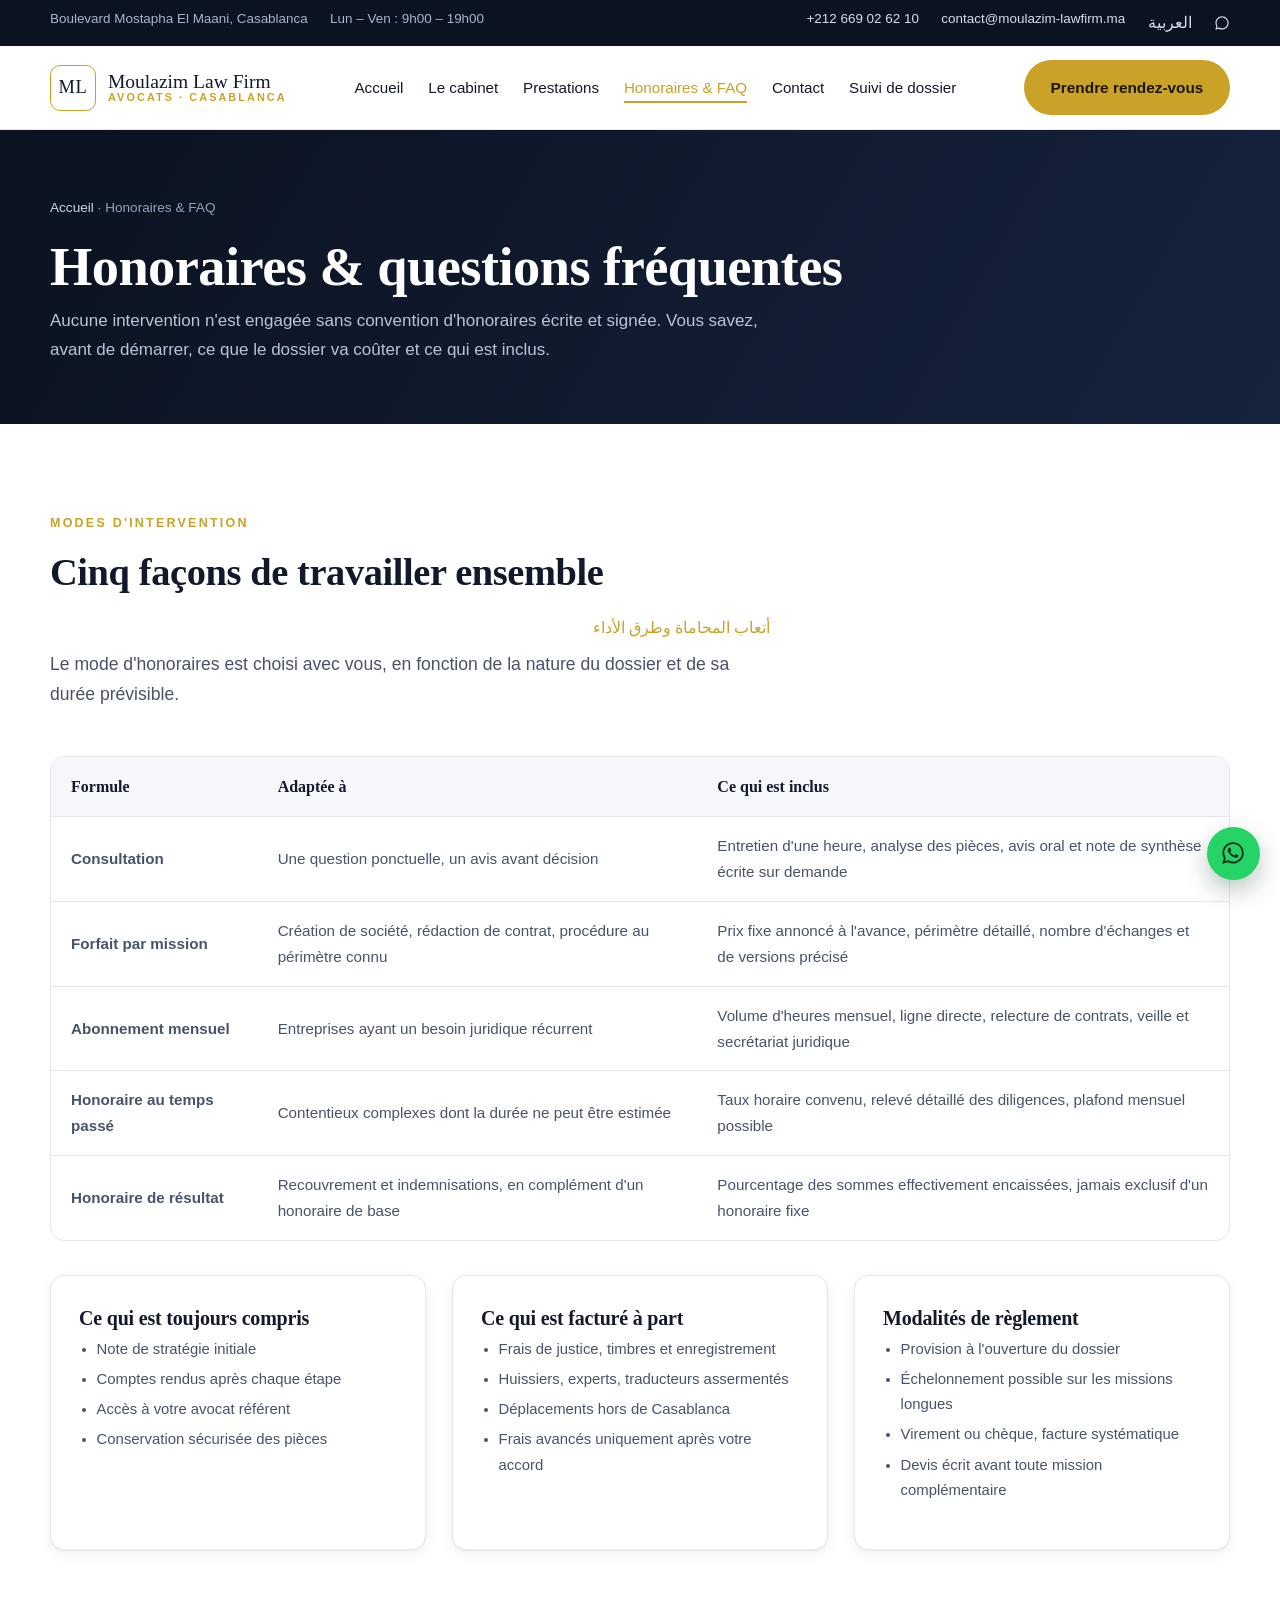
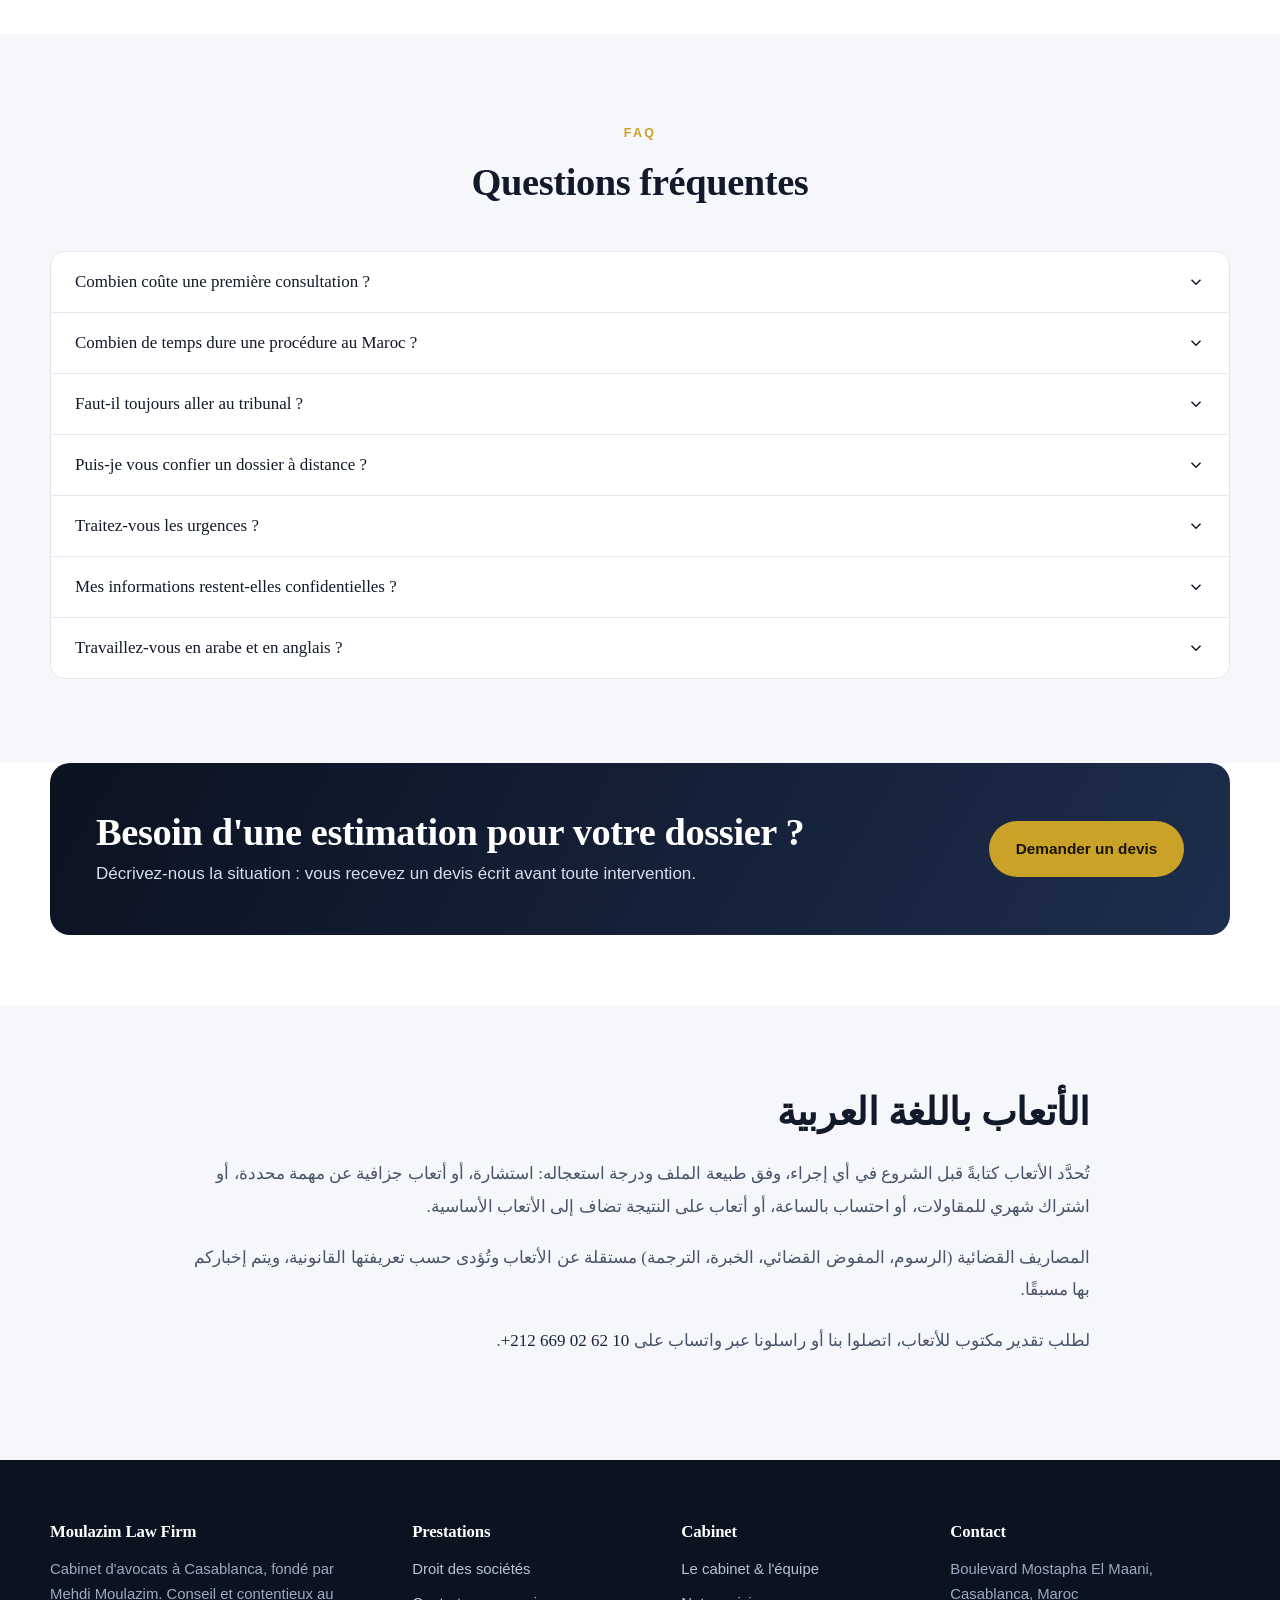
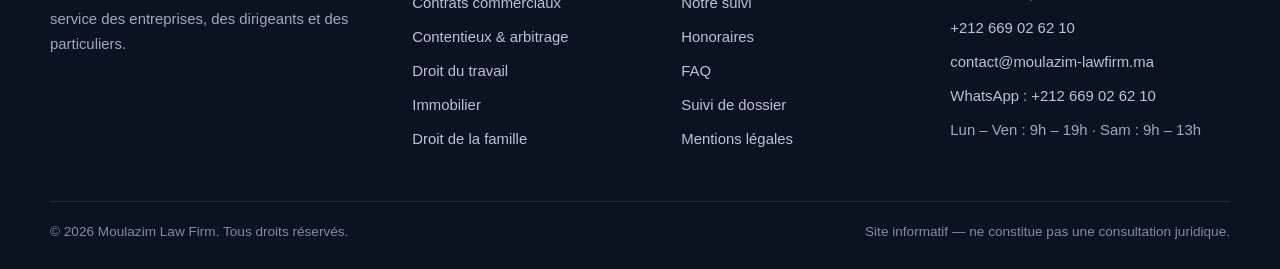
<file: honoraires.html>
<!DOCTYPE html>
<html lang="fr">
<head>
<meta charset="utf-8">
<meta name="viewport" content="width=device-width, initial-scale=1">
<title>Honoraires &amp; questions fréquentes — Moulazim Law Firm, Casablanca</title>
<meta name="description" content="Modes d'honoraires du cabinet Moulazim Law Firm à Casablanca : consultation, forfait, abonnement, honoraire au temps passé et honoraire de résultat. Réponses aux questions fréquentes.">
<meta name="theme-color" content="#0b1220">
<link rel="icon" href="data:image/svg+xml,%3Csvg xmlns='http://www.w3.org/2000/svg' viewBox='0 0 64 64'%3E%3Crect width='64' height='64' rx='12' fill='%230b1220'/%3E%3Ctext x='32' y='43' font-family='Georgia,serif' font-size='30' fill='%23c9a227' text-anchor='middle'%3EM%3C/text%3E%3C/svg%3E">
<link rel="stylesheet" href="assets/css/style.css?v=6">
</head>
<body>

<div class="topbar">
  <div class="container">
    <div class="topbar-list">
      <span>Boulevard Mostapha El Maani, Casablanca</span>
      <span>Lun – Ven : 9h00 – 19h00</span>
    </div>
    <div class="topbar-list">
      <a href="tel:+212661338317">+212&nbsp;669&nbsp;02&nbsp;62&nbsp;10</a>
      <a href="mailto:contact@moulazim-lawfirm.ma">contact@moulazim-lawfirm.ma</a>
      <a class="lang-ar" lang="ar" dir="rtl" href="index.html#arabe">العربية</a>
      <a class="topbar-wa" href="https://wa.me/212661338317" target="_blank" rel="noopener" aria-label="WhatsApp du cabinet"><svg width="16" height="16" viewBox="0 0 24 24" fill="currentColor" aria-hidden="true"><path d="M12.04 2C6.6 2 2.2 6.4 2.2 11.84c0 1.86.5 3.6 1.36 5.1L2 22l5.2-1.52a9.8 9.8 0 0 0 4.84 1.26h.01c5.43 0 9.83-4.4 9.83-9.84C21.88 6.4 17.48 2 12.04 2Zm0 17.9h-.01a8.1 8.1 0 0 1-4.13-1.13l-.3-.18-3.08.9.82-3-.2-.31a8.06 8.06 0 0 1-1.24-4.34c0-4.5 3.66-8.16 8.16-8.16 2.18 0 4.23.85 5.77 2.4a8.1 8.1 0 0 1 2.39 5.77c0 4.5-3.67 8.16-8.18 8.16Z"/></svg></a>
    </div>
  </div>
</div>

<header class="site-header">
  <div class="container">
    <nav class="nav" aria-label="Navigation principale">
      <a class="brand" href="index.html">
        <span class="brand__mark">ML</span>
        <span class="brand__name">Moulazim Law Firm
          <span class="brand__tag">Avocats · Casablanca</span>
        </span>
      </a>
      <ul class="nav-links">
        <li><a href="index.html">Accueil</a></li>
        <li><a href="cabinet.html">Le cabinet</a></li>
        <li><a href="prestations.html">Prestations</a></li>
        <li><a href="honoraires.html">Honoraires &amp; FAQ</a></li>
        <li><a href="contact.html">Contact</a></li>
        <li><a href="suivi.html">Suivi de dossier</a></li>
      </ul>
      <div class="nav-cta">
        <a class="btn btn--gold" href="contact.html">Prendre rendez-vous</a>
        <button class="nav-toggle" type="button" aria-label="Ouvrir le menu" aria-expanded="false"><span></span></button>
      </div>
    </nav>
  </div>
</header>

<main>
  <section class="page-hero">
    <div class="container">
      <div class="crumbs"><a href="index.html">Accueil</a> · Honoraires &amp; FAQ</div>
      <h1>Honoraires &amp; questions fréquentes</h1>
      <p>Aucune intervention n'est engagée sans convention d'honoraires écrite et signée. Vous savez, avant de démarrer, ce que le dossier va coûter et ce qui est inclus.</p>
    </div>
  </section>

  <section class="section">
    <div class="container">
      <div class="section-head reveal">
        <span class="eyebrow">Modes d'intervention</span>
        <h2>Cinq façons de travailler ensemble</h2>
        <span class="ar-term" lang="ar" dir="rtl">أتعاب المحاماة وطرق الأداء</span>
        <p class="lead">Le mode d'honoraires est choisi avec vous, en fonction de la nature du dossier et de sa durée prévisible.</p>
      </div>

      <div class="table-wrap reveal">
        <table>
          <thead>
            <tr><th>Formule</th><th>Adaptée à</th><th>Ce qui est inclus</th></tr>
          </thead>
          <tbody>
            <tr>
              <td><strong>Consultation</strong></td>
              <td>Une question ponctuelle, un avis avant décision</td>
              <td>Entretien d'une heure, analyse des pièces, avis oral et note de synthèse écrite sur demande</td>
            </tr>
            <tr>
              <td><strong>Forfait par mission</strong></td>
              <td>Création de société, rédaction de contrat, procédure au périmètre connu</td>
              <td>Prix fixe annoncé à l'avance, périmètre détaillé, nombre d'échanges et de versions précisé</td>
            </tr>
            <tr>
              <td><strong>Abonnement mensuel</strong></td>
              <td>Entreprises ayant un besoin juridique récurrent</td>
              <td>Volume d'heures mensuel, ligne directe, relecture de contrats, veille et secrétariat juridique</td>
            </tr>
            <tr>
              <td><strong>Honoraire au temps passé</strong></td>
              <td>Contentieux complexes dont la durée ne peut être estimée</td>
              <td>Taux horaire convenu, relevé détaillé des diligences, plafond mensuel possible</td>
            </tr>
            <tr>
              <td><strong>Honoraire de résultat</strong></td>
              <td>Recouvrement et indemnisations, en complément d'un honoraire de base</td>
              <td>Pourcentage des sommes effectivement encaissées, jamais exclusif d'un honoraire fixe</td>
            </tr>
          </tbody>
        </table>
      </div>

      <div class="grid grid--3 mt-lg">
        <div class="card reveal">
          <h3>Ce qui est toujours compris</h3>
          <ul>
            <li>Note de stratégie initiale</li>
            <li>Comptes rendus après chaque étape</li>
            <li>Accès à votre avocat référent</li>
            <li>Conservation sécurisée des pièces</li>
          </ul>
        </div>
        <div class="card reveal">
          <h3>Ce qui est facturé à part</h3>
          <ul>
            <li>Frais de justice, timbres et enregistrement</li>
            <li>Huissiers, experts, traducteurs assermentés</li>
            <li>Déplacements hors de Casablanca</li>
            <li>Frais avancés uniquement après votre accord</li>
          </ul>
        </div>
        <div class="card reveal">
          <h3>Modalités de règlement</h3>
          <ul>
            <li>Provision à l'ouverture du dossier</li>
            <li>Échelonnement possible sur les missions longues</li>
            <li>Virement ou chèque, facture systématique</li>
            <li>Devis écrit avant toute mission complémentaire</li>
          </ul>
        </div>
      </div>
    </div>
  </section>

  <section class="section section--soft" id="faq">
    <div class="container">
      <div class="section-head center reveal">
        <span class="eyebrow">FAQ</span>
        <h2>Questions fréquentes</h2>
      </div>

      <div class="accordion reveal">
        <div class="acc-item">
          <button class="acc-btn" type="button" aria-expanded="false" aria-controls="q1">
            Combien coûte une première consultation ?
            <svg class="chev" width="18" height="18" viewBox="0 0 24 24" fill="none" stroke="currentColor" stroke-width="2" aria-hidden="true"><path d="m6 9 6 6 6-6"/></svg>
          </button>
          <div class="acc-panel" id="q1"><p>Le montant vous est indiqué lors de la prise de rendez-vous, avant l'entretien, en fonction de la complexité annoncée. Il est déduit des honoraires si vous confiez ensuite le dossier au cabinet.</p></div>
        </div>
        <div class="acc-item">
          <button class="acc-btn" type="button" aria-expanded="false" aria-controls="q2">
            Combien de temps dure une procédure au Maroc ?
            <svg class="chev" width="18" height="18" viewBox="0 0 24 24" fill="none" stroke="currentColor" stroke-width="2" aria-hidden="true"><path d="m6 9 6 6 6-6"/></svg>
          </button>
          <div class="acc-panel" id="q2"><p>Cela dépend de la juridiction et de la nature du litige : quelques semaines en référé, plusieurs mois en première instance commerciale, davantage en cas d'appel ou d'expertise. Nous vous remettons un calendrier prévisionnel réaliste dès la note de stratégie, et nous le mettons à jour à chaque étape.</p></div>
        </div>
        <div class="acc-item">
          <button class="acc-btn" type="button" aria-expanded="false" aria-controls="q3">
            Faut-il toujours aller au tribunal ?
            <svg class="chev" width="18" height="18" viewBox="0 0 24 24" fill="none" stroke="currentColor" stroke-width="2" aria-hidden="true"><path d="m6 9 6 6 6-6"/></svg>
          </button>
          <div class="acc-panel" id="q3"><p>Non. Une part importante des dossiers se règle par mise en demeure, négociation ou protocole transactionnel — plus vite et pour un coût inférieur. Nous chiffrons systématiquement les deux voies avant de choisir avec vous.</p></div>
        </div>
        <div class="acc-item">
          <button class="acc-btn" type="button" aria-expanded="false" aria-controls="q4">
            Puis-je vous confier un dossier à distance ?
            <svg class="chev" width="18" height="18" viewBox="0 0 24 24" fill="none" stroke="currentColor" stroke-width="2" aria-hidden="true"><path d="m6 9 6 6 6-6"/></svg>
          </button>
          <div class="acc-panel" id="q4"><p>Oui. Les rendez-vous se tiennent en visioconférence, les pièces sont transmises par voie électronique et la procuration nécessaire est régularisée à distance. C'est le mode de travail habituel avec nos clients établis à l'étranger.</p></div>
        </div>
        <div class="acc-item">
          <button class="acc-btn" type="button" aria-expanded="false" aria-controls="q5">
            Traitez-vous les urgences ?
            <svg class="chev" width="18" height="18" viewBox="0 0 24 24" fill="none" stroke="currentColor" stroke-width="2" aria-hidden="true"><path d="m6 9 6 6 6-6"/></svg>
          </button>
          <div class="acc-panel" id="q5"><p>Oui : saisie imminente, référé, garde à vue, délai de recours sur le point d'expirer. Appelez directement le cabinet en précisant l'échéance ; nous qualifions l'urgence le jour même.</p></div>
        </div>
        <div class="acc-item">
          <button class="acc-btn" type="button" aria-expanded="false" aria-controls="q6">
            Mes informations restent-elles confidentielles ?
            <svg class="chev" width="18" height="18" viewBox="0 0 24 24" fill="none" stroke="currentColor" stroke-width="2" aria-hidden="true"><path d="m6 9 6 6 6-6"/></svg>
          </button>
          <div class="acc-panel" id="q6"><p>Le secret professionnel couvre l'intégralité de nos échanges, y compris lors du premier contact et même si le dossier ne nous est finalement pas confié. Les pièces sont archivées de manière sécurisée et l'accès en est restreint aux intervenants du dossier.</p></div>
        </div>
        <div class="acc-item">
          <button class="acc-btn" type="button" aria-expanded="false" aria-controls="q7">
            Travaillez-vous en arabe et en anglais ?
            <svg class="chev" width="18" height="18" viewBox="0 0 24 24" fill="none" stroke="currentColor" stroke-width="2" aria-hidden="true"><path d="m6 9 6 6 6-6"/></svg>
          </button>
          <div class="acc-panel" id="q7"><p>Oui. Les échanges et les documents contractuels peuvent être menés en français, en arabe ou en anglais ; les actes de procédure sont déposés en arabe conformément à la pratique des juridictions marocaines, avec traduction commentée pour nos clients internationaux.</p></div>
        </div>
      </div>
    </div>
  </section>

  <section class="section pt-0 pb-xl">
    <div class="container">
      <div class="cta-band reveal">
        <div>
          <h2>Besoin d'une estimation pour votre dossier ?</h2>
          <p>Décrivez-nous la situation : vous recevez un devis écrit avant toute intervention.</p>
        </div>
        <a class="btn btn--gold" href="contact.html">Demander un devis</a>
      </div>
    </div>
  </section>

  <section class="section section--soft">
    <div class="container">
      <div class="ar-block prose-wide reveal" lang="ar" dir="rtl">
        <h2>الأتعاب باللغة العربية</h2>
        <p>تُحدَّد الأتعاب كتابةً قبل الشروع في أي إجراء، وفق طبيعة الملف ودرجة استعجاله: استشارة، أو أتعاب جزافية عن مهمة محددة، أو اشتراك شهري للمقاولات، أو احتساب بالساعة، أو أتعاب على النتيجة تضاف إلى الأتعاب الأساسية.</p>
        <p>المصاريف القضائية (الرسوم، المفوض القضائي، الخبرة، الترجمة) مستقلة عن الأتعاب وتُؤدى حسب تعريفتها القانونية، ويتم إخباركم بها مسبقًا.</p>
        <p>لطلب تقدير مكتوب للأتعاب، اتصلوا بنا أو راسلونا عبر واتساب على <a class="num-ltr" dir="ltr" href="https://wa.me/212661338317" target="_blank" rel="noopener">+212&nbsp;669&nbsp;02&nbsp;62&nbsp;10</a>.</p>
      </div>
    </div>
  </section>

</main>

<footer class="site-footer">
  <div class="container">
    <div class="footer-grid">
      <div>
        <h4>Moulazim Law Firm</h4>
        <p>Cabinet d'avocats à Casablanca, fondé par Mehdi Moulazim. Conseil et contentieux au service des entreprises, des dirigeants et des particuliers.</p>
      </div>
      <div>
        <h4>Prestations</h4>
        <ul>
          <li><a href="prestations.html#corporate">Droit des sociétés</a></li>
          <li><a href="prestations.html#contrats">Contrats commerciaux</a></li>
          <li><a href="prestations.html#contentieux">Contentieux &amp; arbitrage</a></li>
          <li><a href="prestations.html#social">Droit du travail</a></li>
          <li><a href="prestations.html#immobilier">Immobilier</a></li>
          <li><a href="prestations.html#famille">Droit de la famille</a></li>
        </ul>
      </div>
      <div>
        <h4>Cabinet</h4>
        <ul>
          <li><a href="cabinet.html">Le cabinet &amp; l'équipe</a></li>
          <li><a href="cabinet.html#suivi">Notre suivi</a></li>
          <li><a href="honoraires.html">Honoraires</a></li>
          <li><a href="honoraires.html#faq">FAQ</a></li>
          <li><a href="suivi.html">Suivi de dossier</a></li>
          <li><a href="mentions-legales.html">Mentions légales</a></li>
        </ul>
      </div>
      <div>
        <h4>Contact</h4>
        <ul>
          <li>Boulevard Mostapha El Maani, Casablanca, Maroc</li>
          <li><a href="tel:+212661338317">+212&nbsp;669&nbsp;02&nbsp;62&nbsp;10</a></li>
          <li><a href="mailto:contact@moulazim-lawfirm.ma">contact@moulazim-lawfirm.ma</a></li>
          <li><a href="https://wa.me/212661338317" target="_blank" rel="noopener">WhatsApp : +212&nbsp;669&nbsp;02&nbsp;62&nbsp;10</a></li>
          <li>Lun – Ven : 9h – 19h · Sam : 9h – 13h</li>
        </ul>
      </div>
    </div>
    <div class="footer-bottom">
      <span>© <span data-year>2025</span> Moulazim Law Firm. Tous droits réservés.</span>
      <span>Site informatif — ne constitue pas une consultation juridique.</span>
    </div>
  </div>
</footer>

<a class="wa-float" href="https://wa.me/212661338317" target="_blank" rel="noopener" aria-label="Contacter le cabinet sur WhatsApp">
  <svg width="20" height="20" viewBox="0 0 24 24" fill="currentColor" aria-hidden="true"><path d="M12.04 2C6.6 2 2.2 6.4 2.2 11.84c0 1.86.5 3.6 1.36 5.1L2 22l5.2-1.52a9.8 9.8 0 0 0 4.84 1.26h.01c5.43 0 9.83-4.4 9.83-9.84C21.88 6.4 17.48 2 12.04 2Zm0 17.9h-.01a8.1 8.1 0 0 1-4.13-1.13l-.3-.18-3.08.9.82-3-.2-.31a8.06 8.06 0 0 1-1.24-4.34c0-4.5 3.66-8.16 8.16-8.16 2.18 0 4.23.85 5.77 2.4a8.1 8.1 0 0 1 2.39 5.77c0 4.5-3.67 8.16-8.18 8.16Zm4.48-6.1c-.24-.13-1.45-.72-1.68-.8-.22-.08-.39-.12-.55.12-.16.25-.63.8-.77.97-.14.16-.28.18-.52.06-.25-.12-1.04-.38-1.97-1.22-.73-.65-1.22-1.45-1.36-1.7-.14-.24-.02-.37.1-.5.11-.1.25-.28.37-.42.12-.14.16-.24.24-.4.08-.17.04-.31-.02-.43-.06-.12-.55-1.33-.76-1.82-.2-.48-.4-.41-.55-.42h-.47c-.16 0-.43.06-.65.3-.22.25-.85.84-.85 2.04s.87 2.37 1 2.53c.12.16 1.71 2.6 4.15 3.65.58.25 1.03.4 1.38.51.58.19 1.11.16 1.53.1.47-.07 1.45-.59 1.65-1.17.2-.57.2-1.06.14-1.16-.06-.1-.22-.16-.46-.28Z"/></svg>
</a>

<script src="assets/js/config.js?v=6"></script>
<script src="assets/js/main.js?v=6"></script>
</body>
</html>
</file>
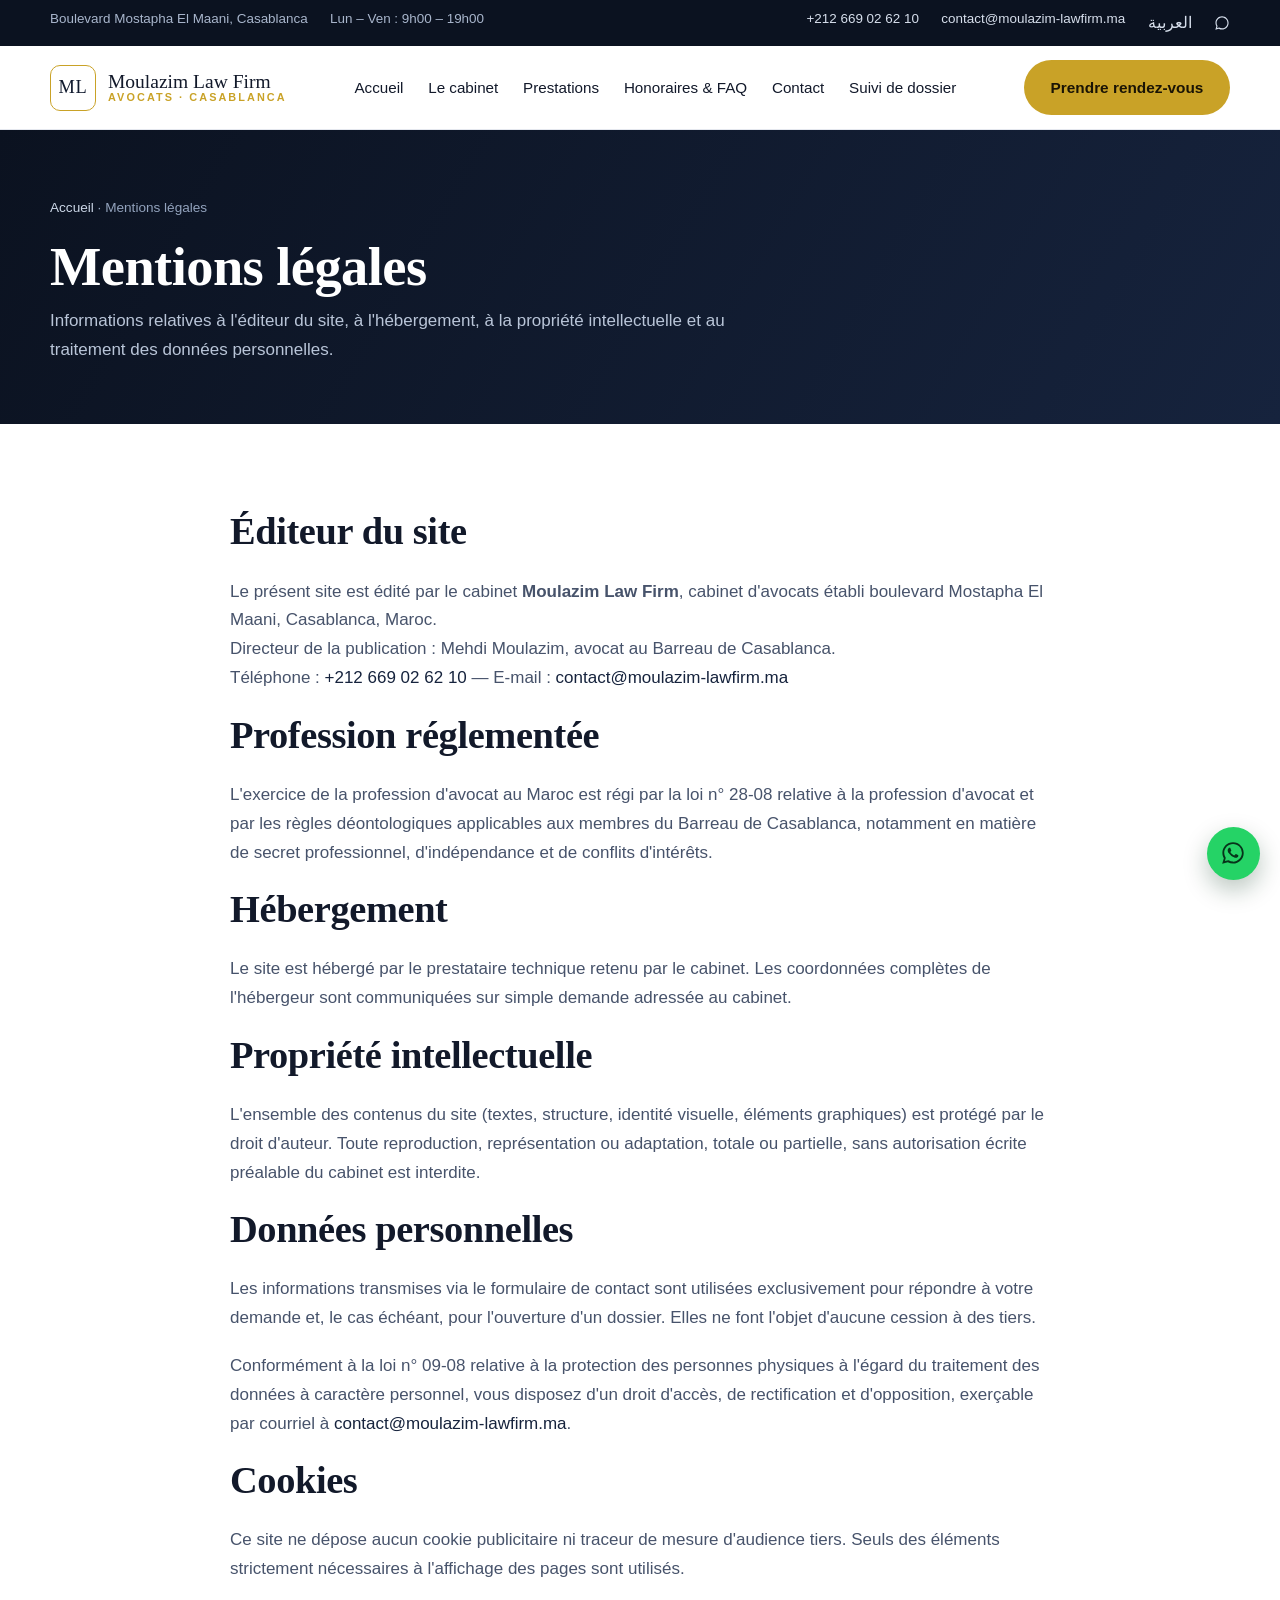
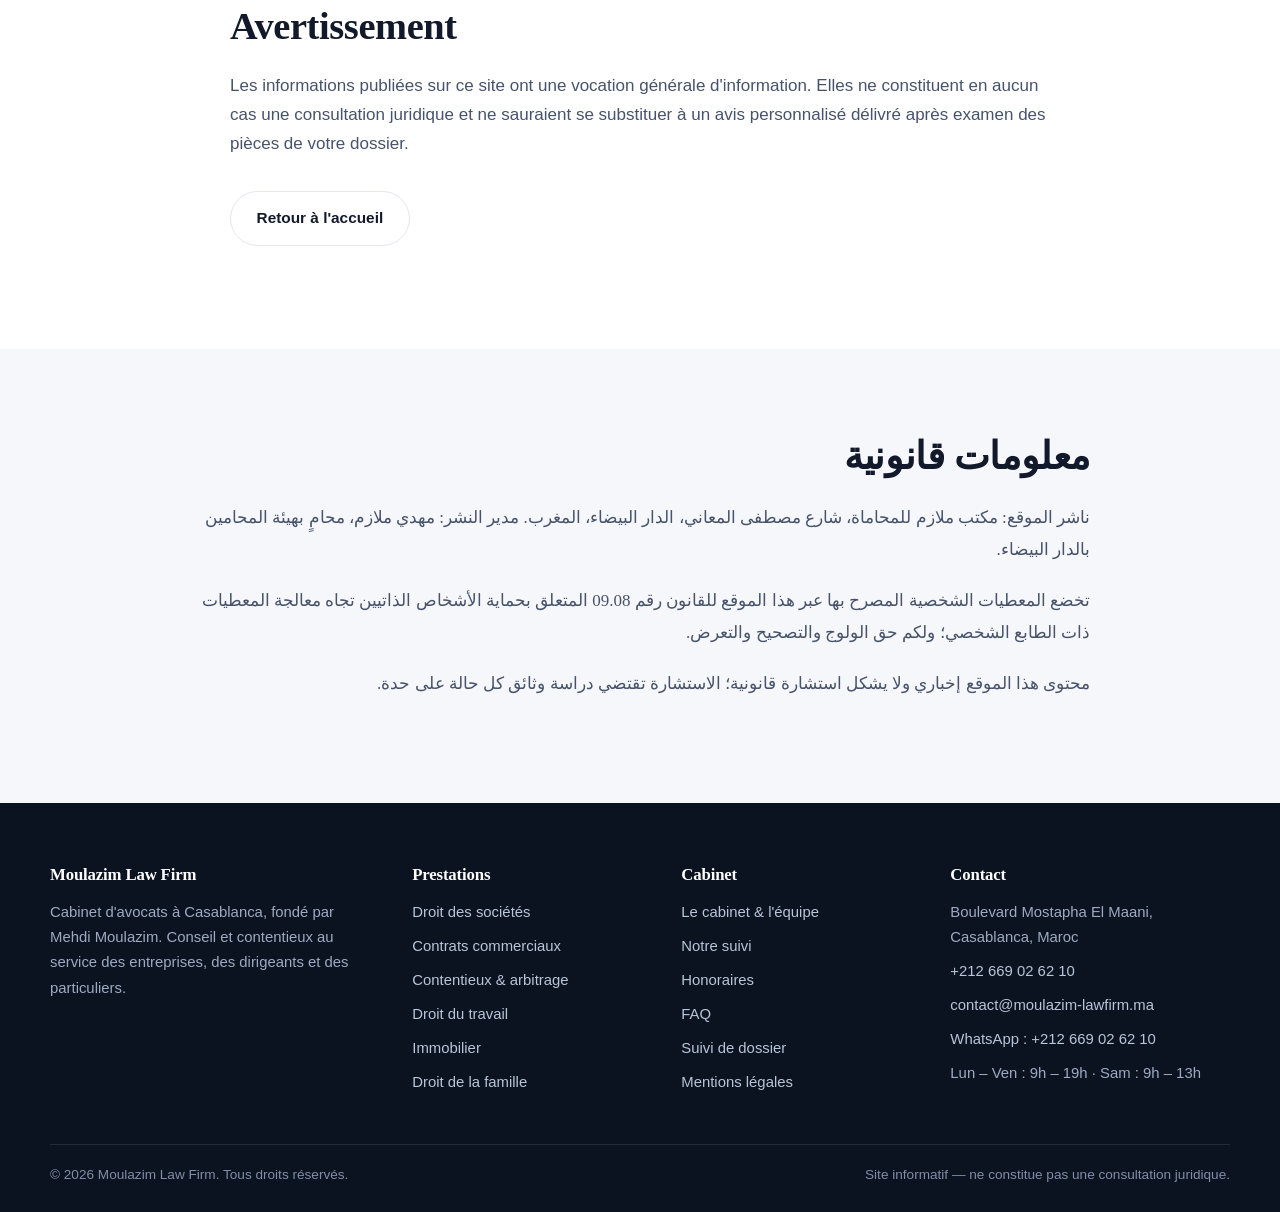
<file: mentions-legales.html>
<!DOCTYPE html>
<html lang="fr">
<head>
<meta charset="utf-8">
<meta name="viewport" content="width=device-width, initial-scale=1">
<title>Mentions légales — Moulazim Law Firm, Casablanca</title>
<meta name="description" content="Mentions légales, politique de confidentialité et conditions d'utilisation du site du cabinet d'avocats Moulazim Law Firm à Casablanca.">
<meta name="robots" content="noindex">
<meta name="theme-color" content="#0b1220">
<link rel="icon" href="data:image/svg+xml,%3Csvg xmlns='http://www.w3.org/2000/svg' viewBox='0 0 64 64'%3E%3Crect width='64' height='64' rx='12' fill='%230b1220'/%3E%3Ctext x='32' y='43' font-family='Georgia,serif' font-size='30' fill='%23c9a227' text-anchor='middle'%3EM%3C/text%3E%3C/svg%3E">
<link rel="stylesheet" href="assets/css/style.css?v=6">
</head>
<body>

<div class="topbar">
  <div class="container">
    <div class="topbar-list">
      <span>Boulevard Mostapha El Maani, Casablanca</span>
      <span>Lun – Ven : 9h00 – 19h00</span>
    </div>
    <div class="topbar-list">
      <a href="tel:+212661338317">+212&nbsp;669&nbsp;02&nbsp;62&nbsp;10</a>
      <a href="mailto:contact@moulazim-lawfirm.ma">contact@moulazim-lawfirm.ma</a>
      <a class="lang-ar" lang="ar" dir="rtl" href="index.html#arabe">العربية</a>
      <a class="topbar-wa" href="https://wa.me/212661338317" target="_blank" rel="noopener" aria-label="WhatsApp du cabinet"><svg width="16" height="16" viewBox="0 0 24 24" fill="currentColor" aria-hidden="true"><path d="M12.04 2C6.6 2 2.2 6.4 2.2 11.84c0 1.86.5 3.6 1.36 5.1L2 22l5.2-1.52a9.8 9.8 0 0 0 4.84 1.26h.01c5.43 0 9.83-4.4 9.83-9.84C21.88 6.4 17.48 2 12.04 2Zm0 17.9h-.01a8.1 8.1 0 0 1-4.13-1.13l-.3-.18-3.08.9.82-3-.2-.31a8.06 8.06 0 0 1-1.24-4.34c0-4.5 3.66-8.16 8.16-8.16 2.18 0 4.23.85 5.77 2.4a8.1 8.1 0 0 1 2.39 5.77c0 4.5-3.67 8.16-8.18 8.16Z"/></svg></a>
    </div>
  </div>
</div>

<header class="site-header">
  <div class="container">
    <nav class="nav" aria-label="Navigation principale">
      <a class="brand" href="index.html">
        <span class="brand__mark">ML</span>
        <span class="brand__name">Moulazim Law Firm
          <span class="brand__tag">Avocats · Casablanca</span>
        </span>
      </a>
      <ul class="nav-links">
        <li><a href="index.html">Accueil</a></li>
        <li><a href="cabinet.html">Le cabinet</a></li>
        <li><a href="prestations.html">Prestations</a></li>
        <li><a href="honoraires.html">Honoraires &amp; FAQ</a></li>
        <li><a href="contact.html">Contact</a></li>
        <li><a href="suivi.html">Suivi de dossier</a></li>
      </ul>
      <div class="nav-cta">
        <a class="btn btn--gold" href="contact.html">Prendre rendez-vous</a>
        <button class="nav-toggle" type="button" aria-label="Ouvrir le menu" aria-expanded="false"><span></span></button>
      </div>
    </nav>
  </div>
</header>

<main>
  <section class="page-hero">
    <div class="container">
      <div class="crumbs"><a href="index.html">Accueil</a> · Mentions légales</div>
      <h1>Mentions légales</h1>
      <p>Informations relatives à l'éditeur du site, à l'hébergement, à la propriété intellectuelle et au traitement des données personnelles.</p>
    </div>
  </section>

  <section class="section">
    <div class="container prose">
      <h2>Éditeur du site</h2>
      <p>Le présent site est édité par le cabinet <strong>Moulazim Law Firm</strong>, cabinet d'avocats établi boulevard Mostapha El Maani, Casablanca, Maroc.<br>
      Directeur de la publication : Mehdi Moulazim, avocat au Barreau de Casablanca.<br>
      Téléphone : <a href="tel:+212661338317">+212&nbsp;669&nbsp;02&nbsp;62&nbsp;10</a> — E-mail : <a href="mailto:contact@moulazim-lawfirm.ma">contact@moulazim-lawfirm.ma</a></p>

      <h2>Profession réglementée</h2>
      <p>L'exercice de la profession d'avocat au Maroc est régi par la loi n° 28-08 relative à la profession d'avocat et par les règles déontologiques applicables aux membres du Barreau de Casablanca, notamment en matière de secret professionnel, d'indépendance et de conflits d'intérêts.</p>

      <h2>Hébergement</h2>
      <p>Le site est hébergé par le prestataire technique retenu par le cabinet. Les coordonnées complètes de l'hébergeur sont communiquées sur simple demande adressée au cabinet.</p>

      <h2>Propriété intellectuelle</h2>
      <p>L'ensemble des contenus du site (textes, structure, identité visuelle, éléments graphiques) est protégé par le droit d'auteur. Toute reproduction, représentation ou adaptation, totale ou partielle, sans autorisation écrite préalable du cabinet est interdite.</p>

      <h2>Données personnelles</h2>
      <p>Les informations transmises via le formulaire de contact sont utilisées exclusivement pour répondre à votre demande et, le cas échéant, pour l'ouverture d'un dossier. Elles ne font l'objet d'aucune cession à des tiers.</p>
      <p>Conformément à la loi n° 09-08 relative à la protection des personnes physiques à l'égard du traitement des données à caractère personnel, vous disposez d'un droit d'accès, de rectification et d'opposition, exerçable par courriel à <a href="mailto:contact@moulazim-lawfirm.ma">contact@moulazim-lawfirm.ma</a>.</p>

      <h2>Cookies</h2>
      <p>Ce site ne dépose aucun cookie publicitaire ni traceur de mesure d'audience tiers. Seuls des éléments strictement nécessaires à l'affichage des pages sont utilisés.</p>

      <h2>Avertissement</h2>
      <p>Les informations publiées sur ce site ont une vocation générale d'information. Elles ne constituent en aucun cas une consultation juridique et ne sauraient se substituer à un avis personnalisé délivré après examen des pièces de votre dossier.</p>

      <p class="mt-md"><a class="btn btn--outline" href="index.html">Retour à l'accueil</a></p>
    </div>
  </section>

  <section class="section section--soft">
    <div class="container">
      <div class="ar-block prose-wide" lang="ar" dir="rtl">
        <h2>معلومات قانونية</h2>
        <p>ناشر الموقع: مكتب ملازم للمحاماة، شارع مصطفى المعاني، الدار البيضاء، المغرب. مدير النشر: مهدي ملازم، محامٍ بهيئة المحامين بالدار البيضاء.</p>
        <p>تخضع المعطيات الشخصية المصرح بها عبر هذا الموقع للقانون رقم 09.08 المتعلق بحماية الأشخاص الذاتيين تجاه معالجة المعطيات ذات الطابع الشخصي؛ ولكم حق الولوج والتصحيح والتعرض.</p>
        <p>محتوى هذا الموقع إخباري ولا يشكل استشارة قانونية؛ الاستشارة تقتضي دراسة وثائق كل حالة على حدة.</p>
      </div>
    </div>
  </section>

</main>

<footer class="site-footer">
  <div class="container">
    <div class="footer-grid">
      <div>
        <h4>Moulazim Law Firm</h4>
        <p>Cabinet d'avocats à Casablanca, fondé par Mehdi Moulazim. Conseil et contentieux au service des entreprises, des dirigeants et des particuliers.</p>
      </div>
      <div>
        <h4>Prestations</h4>
        <ul>
          <li><a href="prestations.html#corporate">Droit des sociétés</a></li>
          <li><a href="prestations.html#contrats">Contrats commerciaux</a></li>
          <li><a href="prestations.html#contentieux">Contentieux &amp; arbitrage</a></li>
          <li><a href="prestations.html#social">Droit du travail</a></li>
          <li><a href="prestations.html#immobilier">Immobilier</a></li>
          <li><a href="prestations.html#famille">Droit de la famille</a></li>
        </ul>
      </div>
      <div>
        <h4>Cabinet</h4>
        <ul>
          <li><a href="cabinet.html">Le cabinet &amp; l'équipe</a></li>
          <li><a href="cabinet.html#suivi">Notre suivi</a></li>
          <li><a href="honoraires.html">Honoraires</a></li>
          <li><a href="honoraires.html#faq">FAQ</a></li>
          <li><a href="suivi.html">Suivi de dossier</a></li>
          <li><a href="mentions-legales.html">Mentions légales</a></li>
        </ul>
      </div>
      <div>
        <h4>Contact</h4>
        <ul>
          <li>Boulevard Mostapha El Maani, Casablanca, Maroc</li>
          <li><a href="tel:+212661338317">+212&nbsp;669&nbsp;02&nbsp;62&nbsp;10</a></li>
          <li><a href="mailto:contact@moulazim-lawfirm.ma">contact@moulazim-lawfirm.ma</a></li>
          <li><a href="https://wa.me/212661338317" target="_blank" rel="noopener">WhatsApp : +212&nbsp;669&nbsp;02&nbsp;62&nbsp;10</a></li>
          <li>Lun – Ven : 9h – 19h · Sam : 9h – 13h</li>
        </ul>
      </div>
    </div>
    <div class="footer-bottom">
      <span>© <span data-year>2025</span> Moulazim Law Firm. Tous droits réservés.</span>
      <span>Site informatif — ne constitue pas une consultation juridique.</span>
    </div>
  </div>
</footer>

<a class="wa-float" href="https://wa.me/212661338317" target="_blank" rel="noopener" aria-label="Contacter le cabinet sur WhatsApp">
  <svg width="20" height="20" viewBox="0 0 24 24" fill="currentColor" aria-hidden="true"><path d="M12.04 2C6.6 2 2.2 6.4 2.2 11.84c0 1.86.5 3.6 1.36 5.1L2 22l5.2-1.52a9.8 9.8 0 0 0 4.84 1.26h.01c5.43 0 9.83-4.4 9.83-9.84C21.88 6.4 17.48 2 12.04 2Zm0 17.9h-.01a8.1 8.1 0 0 1-4.13-1.13l-.3-.18-3.08.9.82-3-.2-.31a8.06 8.06 0 0 1-1.24-4.34c0-4.5 3.66-8.16 8.16-8.16 2.18 0 4.23.85 5.77 2.4a8.1 8.1 0 0 1 2.39 5.77c0 4.5-3.67 8.16-8.18 8.16Zm4.48-6.1c-.24-.13-1.45-.72-1.68-.8-.22-.08-.39-.12-.55.12-.16.25-.63.8-.77.97-.14.16-.28.18-.52.06-.25-.12-1.04-.38-1.97-1.22-.73-.65-1.22-1.45-1.36-1.7-.14-.24-.02-.37.1-.5.11-.1.25-.28.37-.42.12-.14.16-.24.24-.4.08-.17.04-.31-.02-.43-.06-.12-.55-1.33-.76-1.82-.2-.48-.4-.41-.55-.42h-.47c-.16 0-.43.06-.65.3-.22.25-.85.84-.85 2.04s.87 2.37 1 2.53c.12.16 1.71 2.6 4.15 3.65.58.25 1.03.4 1.38.51.58.19 1.11.16 1.53.1.47-.07 1.45-.59 1.65-1.17.2-.57.2-1.06.14-1.16-.06-.1-.22-.16-.46-.28Z"/></svg>
</a>

<script src="assets/js/config.js?v=6"></script>
<script src="assets/js/main.js?v=6"></script>
</body>
</html>
</file>
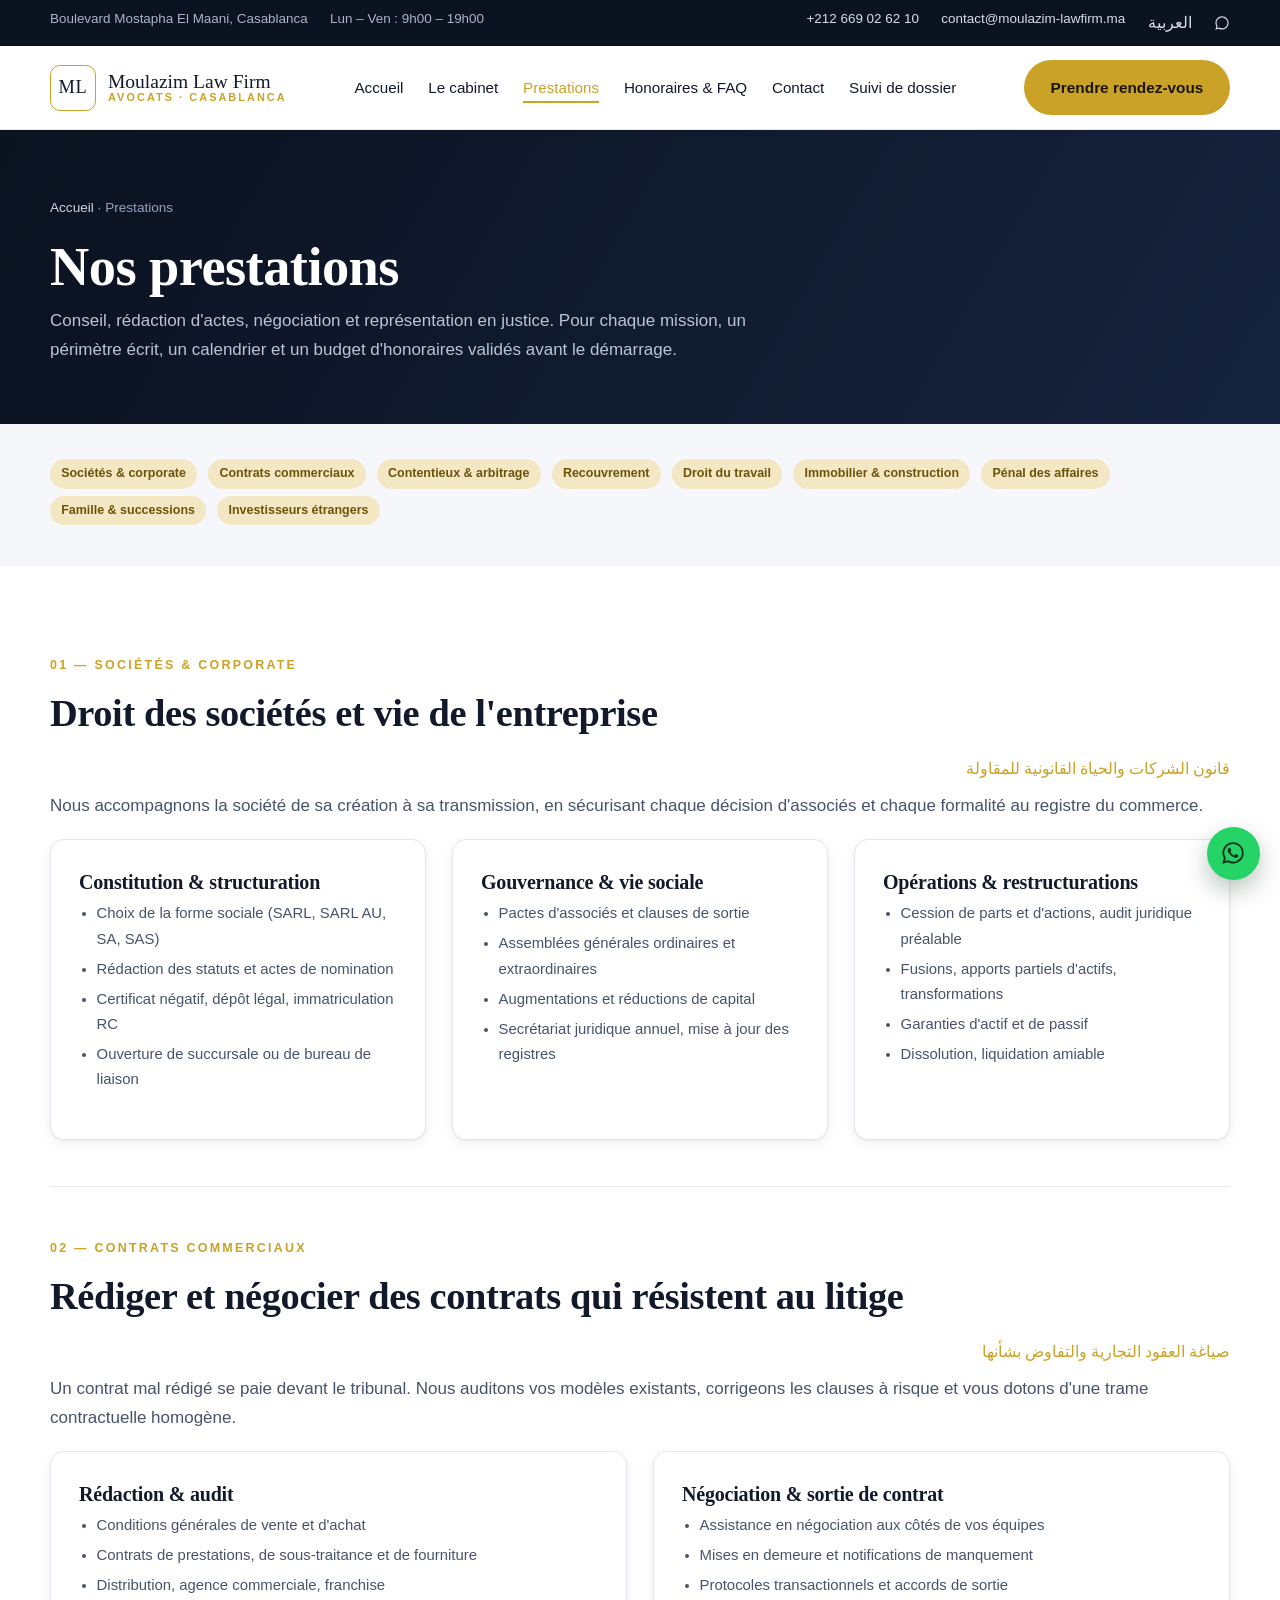
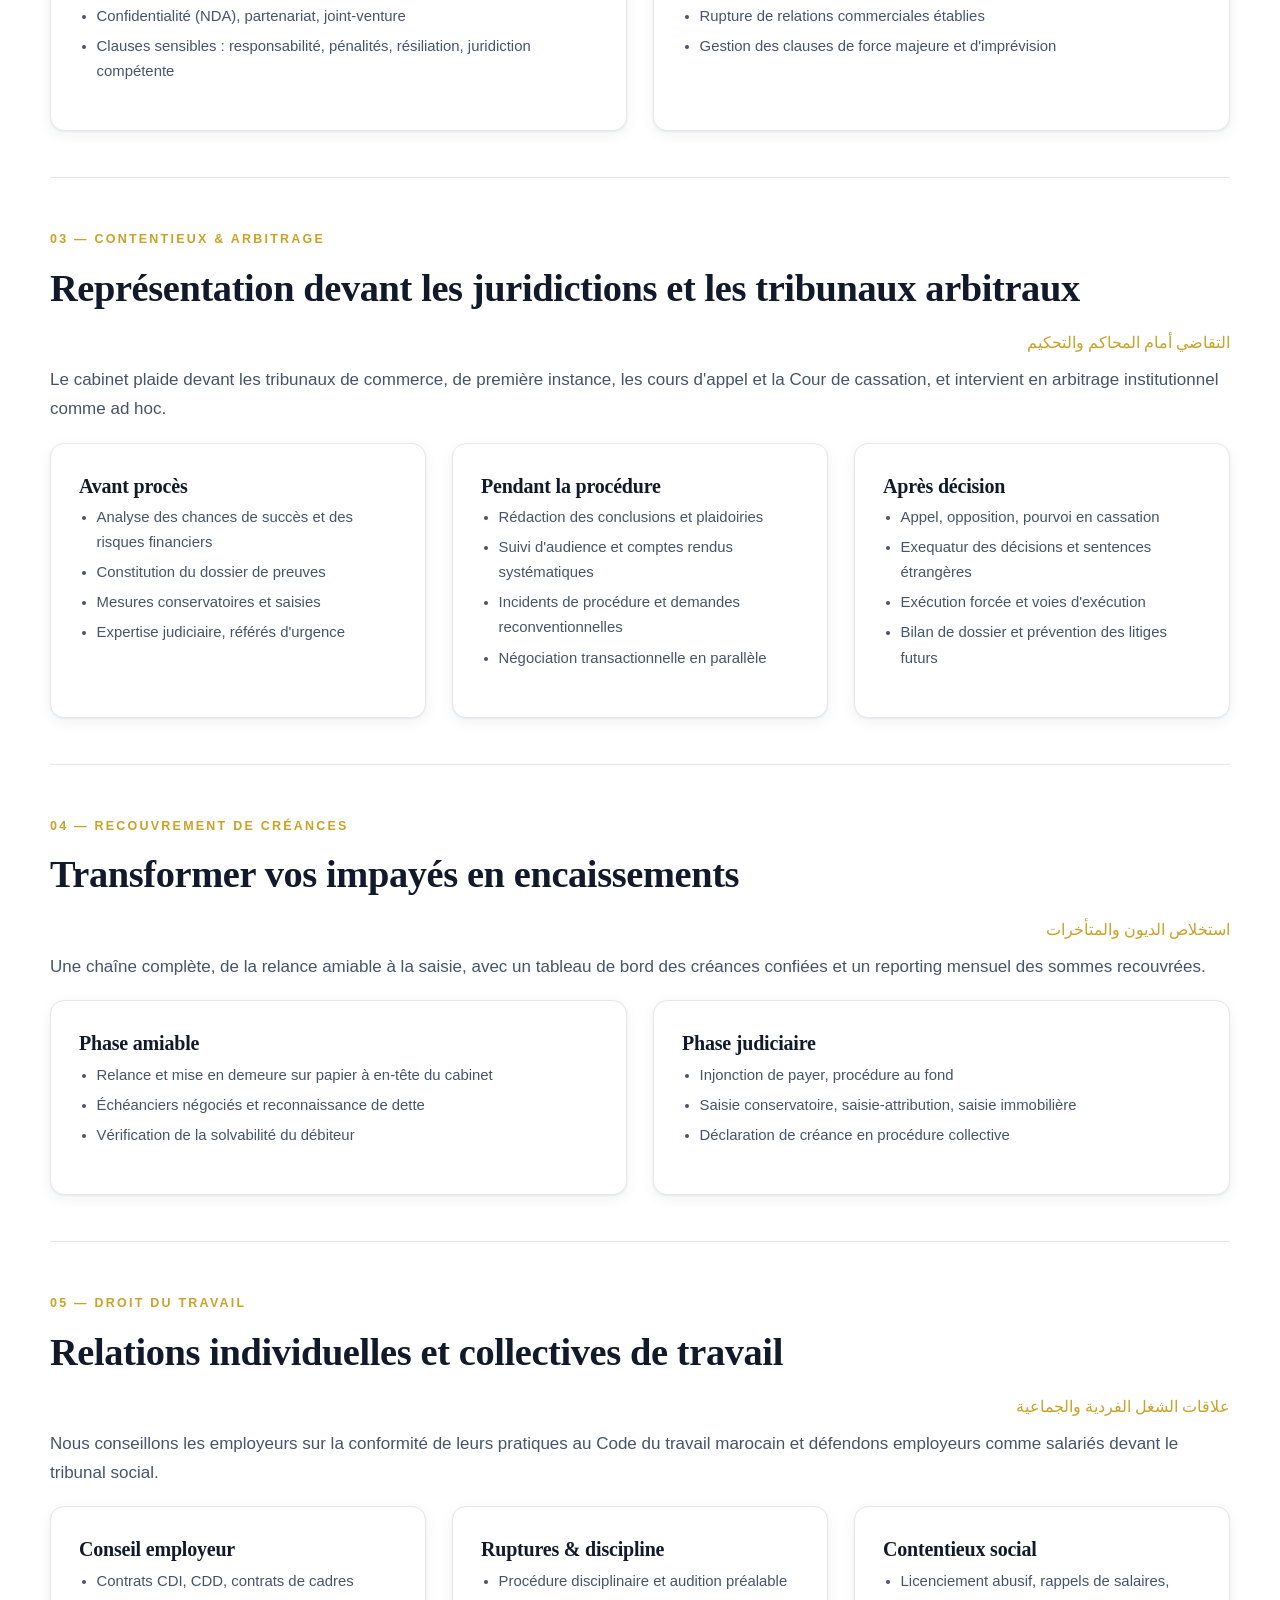
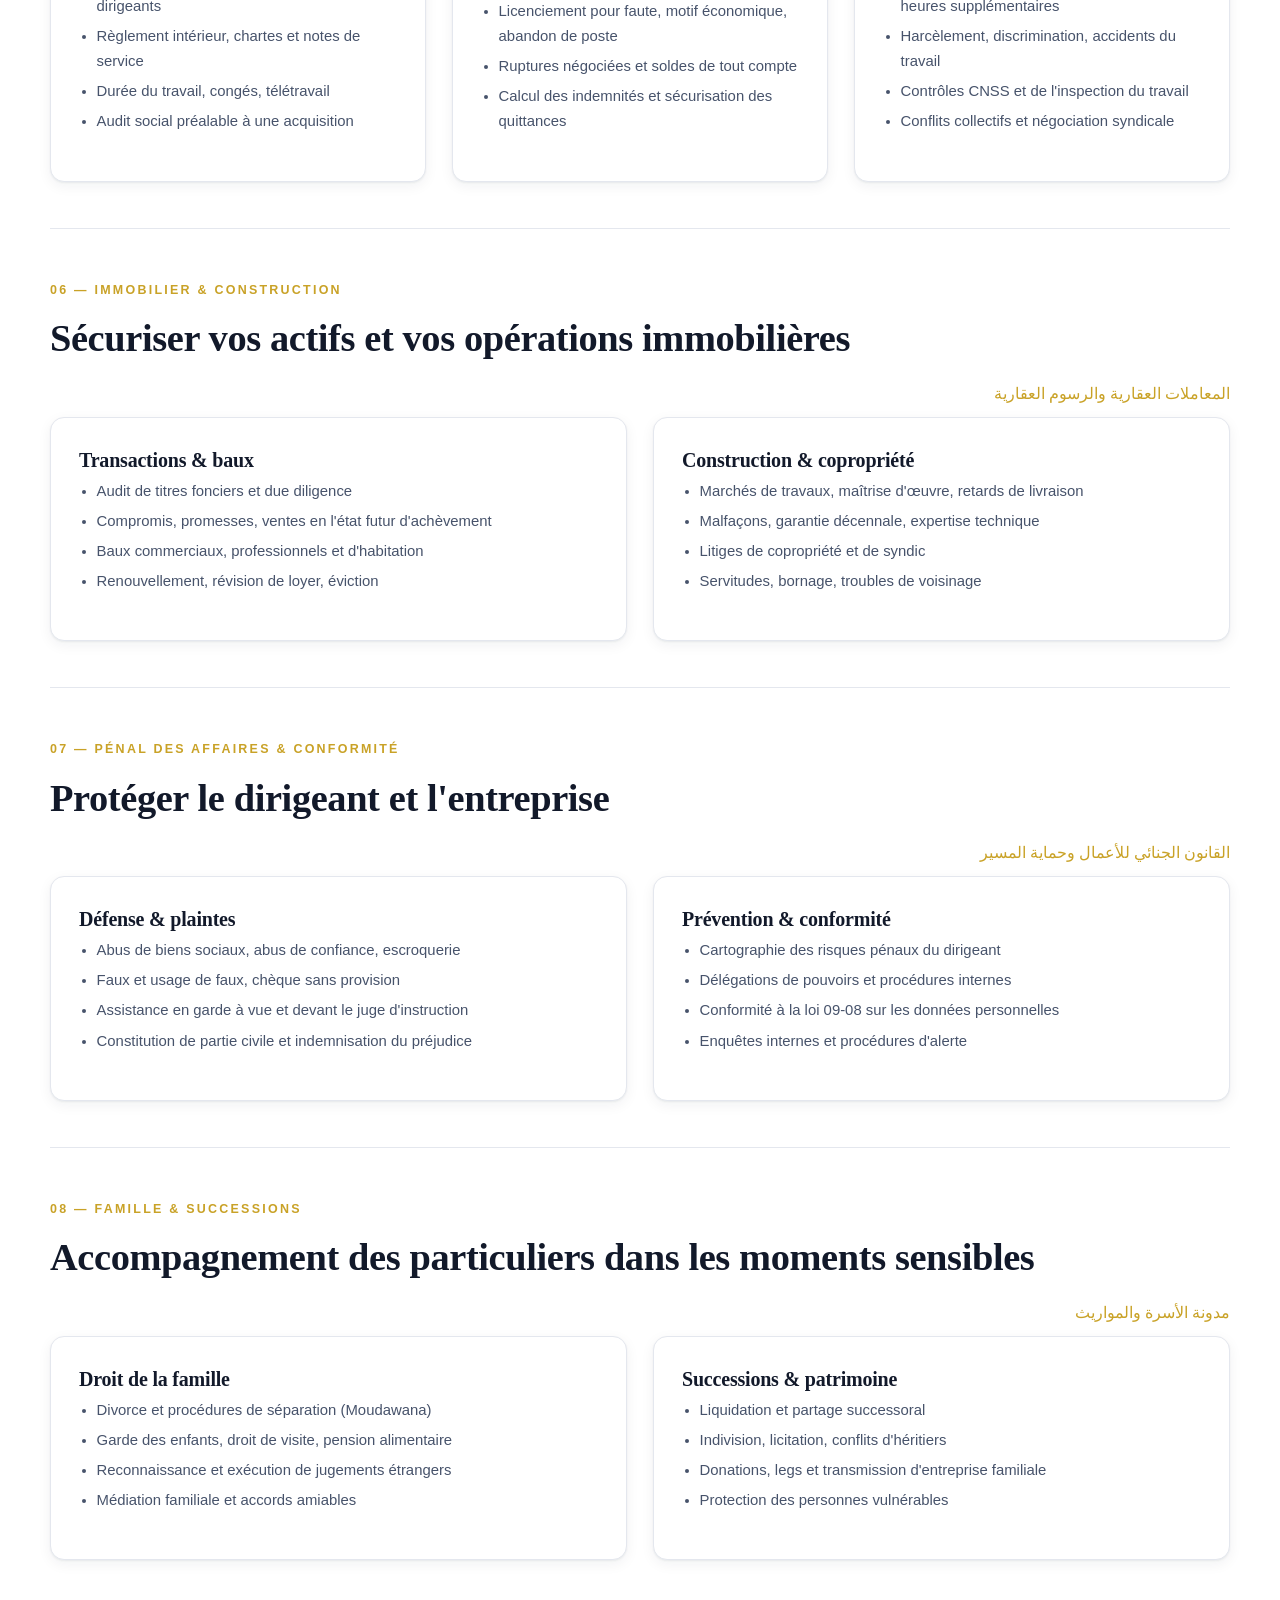
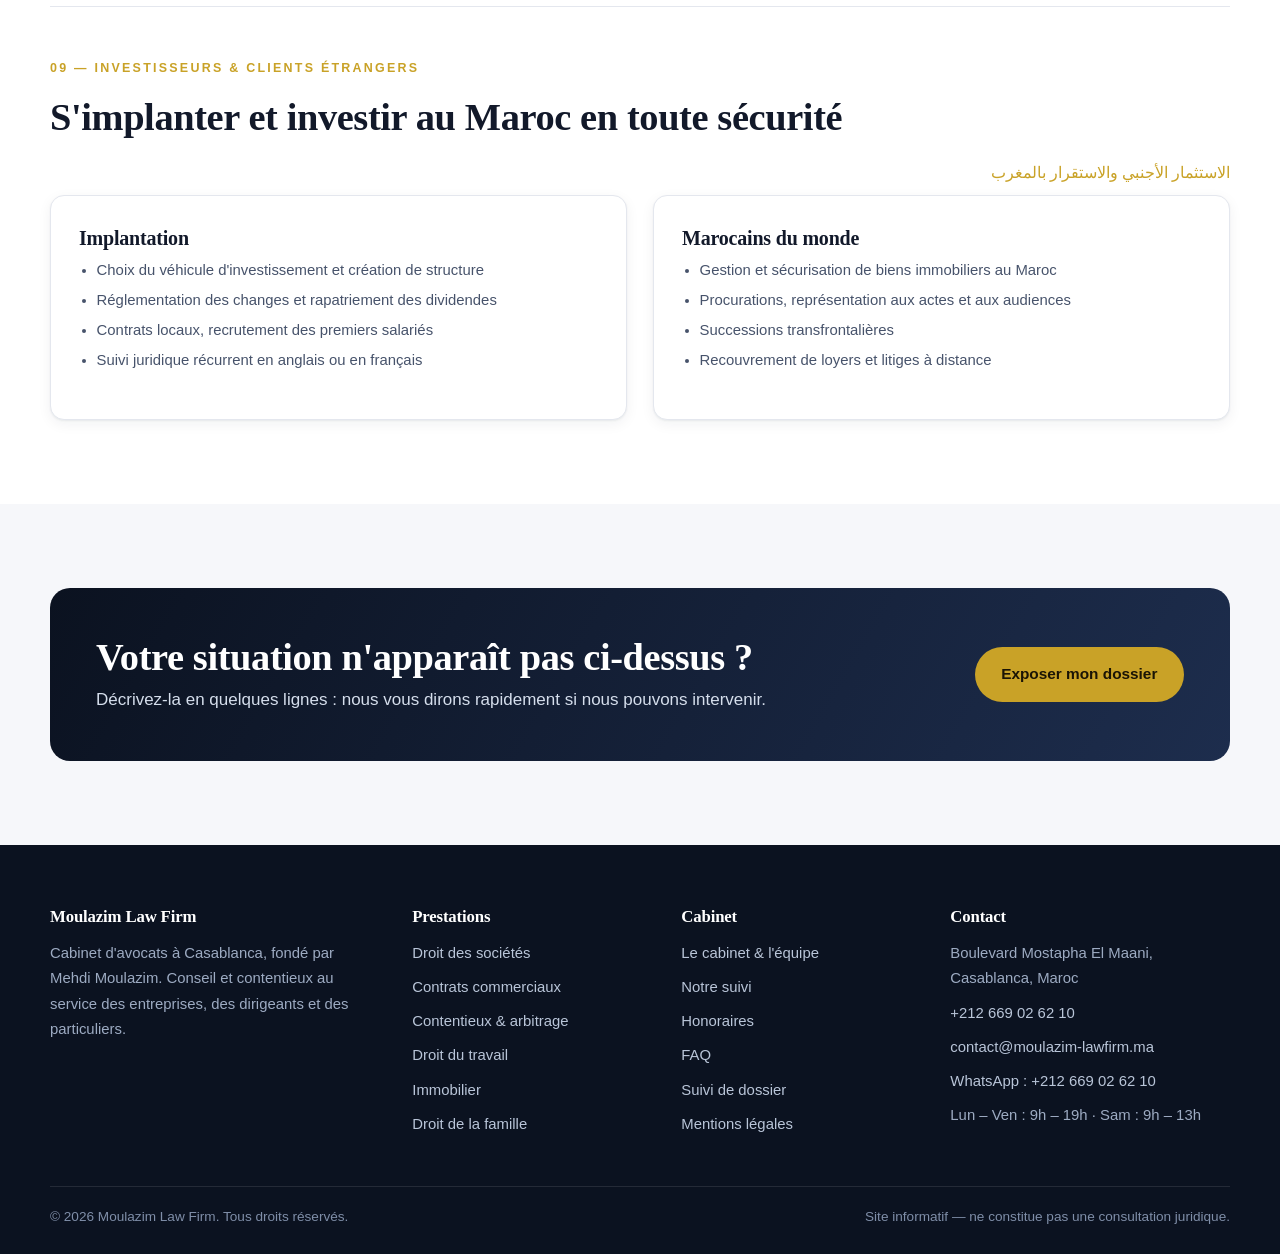
<file: prestations.html>
<!DOCTYPE html>
<html lang="fr">
<head>
<meta charset="utf-8">
<meta name="viewport" content="width=device-width, initial-scale=1">
<title>Prestations — Moulazim Law Firm, avocats à Casablanca</title>
<meta name="description" content="Détail des prestations du cabinet Moulazim Law Firm à Casablanca : droit des sociétés, contrats, contentieux et arbitrage, droit du travail, immobilier, pénal des affaires, famille, recouvrement.">
<meta name="theme-color" content="#0b1220">
<link rel="icon" href="data:image/svg+xml,%3Csvg xmlns='http://www.w3.org/2000/svg' viewBox='0 0 64 64'%3E%3Crect width='64' height='64' rx='12' fill='%230b1220'/%3E%3Ctext x='32' y='43' font-family='Georgia,serif' font-size='30' fill='%23c9a227' text-anchor='middle'%3EM%3C/text%3E%3C/svg%3E">
<link rel="stylesheet" href="assets/css/style.css?v=6">
</head>
<body>

<div class="topbar">
  <div class="container">
    <div class="topbar-list">
      <span>Boulevard Mostapha El Maani, Casablanca</span>
      <span>Lun – Ven : 9h00 – 19h00</span>
    </div>
    <div class="topbar-list">
      <a href="tel:+212661338317">+212&nbsp;669&nbsp;02&nbsp;62&nbsp;10</a>
      <a href="mailto:contact@moulazim-lawfirm.ma">contact@moulazim-lawfirm.ma</a>
      <a class="lang-ar" lang="ar" dir="rtl" href="index.html#arabe">العربية</a>
      <a class="topbar-wa" href="https://wa.me/212661338317" target="_blank" rel="noopener" aria-label="WhatsApp du cabinet"><svg width="16" height="16" viewBox="0 0 24 24" fill="currentColor" aria-hidden="true"><path d="M12.04 2C6.6 2 2.2 6.4 2.2 11.84c0 1.86.5 3.6 1.36 5.1L2 22l5.2-1.52a9.8 9.8 0 0 0 4.84 1.26h.01c5.43 0 9.83-4.4 9.83-9.84C21.88 6.4 17.48 2 12.04 2Zm0 17.9h-.01a8.1 8.1 0 0 1-4.13-1.13l-.3-.18-3.08.9.82-3-.2-.31a8.06 8.06 0 0 1-1.24-4.34c0-4.5 3.66-8.16 8.16-8.16 2.18 0 4.23.85 5.77 2.4a8.1 8.1 0 0 1 2.39 5.77c0 4.5-3.67 8.16-8.18 8.16Z"/></svg></a>
    </div>
  </div>
</div>

<header class="site-header">
  <div class="container">
    <nav class="nav" aria-label="Navigation principale">
      <a class="brand" href="index.html">
        <span class="brand__mark">ML</span>
        <span class="brand__name">Moulazim Law Firm
          <span class="brand__tag">Avocats · Casablanca</span>
        </span>
      </a>
      <ul class="nav-links">
        <li><a href="index.html">Accueil</a></li>
        <li><a href="cabinet.html">Le cabinet</a></li>
        <li><a href="prestations.html">Prestations</a></li>
        <li><a href="honoraires.html">Honoraires &amp; FAQ</a></li>
        <li><a href="contact.html">Contact</a></li>
        <li><a href="suivi.html">Suivi de dossier</a></li>
      </ul>
      <div class="nav-cta">
        <a class="btn btn--gold" href="contact.html">Prendre rendez-vous</a>
        <button class="nav-toggle" type="button" aria-label="Ouvrir le menu" aria-expanded="false"><span></span></button>
      </div>
    </nav>
  </div>
</header>

<main>
  <section class="page-hero">
    <div class="container">
      <div class="crumbs"><a href="index.html">Accueil</a> · Prestations</div>
      <h1>Nos prestations</h1>
      <p>Conseil, rédaction d'actes, négociation et représentation en justice. Pour chaque mission, un périmètre écrit, un calendrier et un budget d'honoraires validés avant le démarrage.</p>
    </div>
  </section>

  <section class="section section--soft section--tight">
    <div class="container">
      <a class="tag" href="#corporate">Sociétés &amp; corporate</a>
      <a class="tag" href="#contrats">Contrats commerciaux</a>
      <a class="tag" href="#contentieux">Contentieux &amp; arbitrage</a>
      <a class="tag" href="#recouvrement">Recouvrement</a>
      <a class="tag" href="#social">Droit du travail</a>
      <a class="tag" href="#immobilier">Immobilier &amp; construction</a>
      <a class="tag" href="#penal">Pénal des affaires</a>
      <a class="tag" href="#famille">Famille &amp; successions</a>
      <a class="tag" href="#etrangers">Investisseurs étrangers</a>
    </div>
  </section>

  <section class="section">
    <div class="container">

      <article class="service-block reveal" id="corporate">
        <span class="eyebrow">01 — Sociétés &amp; corporate</span>
        <h2>Droit des sociétés et vie de l'entreprise</h2>
        <span class="ar-term" lang="ar" dir="rtl">قانون الشركات والحياة القانونية للمقاولة</span>
        <p>Nous accompagnons la société de sa création à sa transmission, en sécurisant chaque décision d'associés et chaque formalité au registre du commerce.</p>
        <div class="grid grid--3">
          <div class="card">
            <h3>Constitution &amp; structuration</h3>
            <ul>
              <li>Choix de la forme sociale (SARL, SARL AU, SA, SAS)</li>
              <li>Rédaction des statuts et actes de nomination</li>
              <li>Certificat négatif, dépôt légal, immatriculation RC</li>
              <li>Ouverture de succursale ou de bureau de liaison</li>
            </ul>
          </div>
          <div class="card">
            <h3>Gouvernance &amp; vie sociale</h3>
            <ul>
              <li>Pactes d'associés et clauses de sortie</li>
              <li>Assemblées générales ordinaires et extraordinaires</li>
              <li>Augmentations et réductions de capital</li>
              <li>Secrétariat juridique annuel, mise à jour des registres</li>
            </ul>
          </div>
          <div class="card">
            <h3>Opérations &amp; restructurations</h3>
            <ul>
              <li>Cession de parts et d'actions, audit juridique préalable</li>
              <li>Fusions, apports partiels d'actifs, transformations</li>
              <li>Garanties d'actif et de passif</li>
              <li>Dissolution, liquidation amiable</li>
            </ul>
          </div>
        </div>
      </article>

      <article class="service-block reveal" id="contrats">
        <span class="eyebrow">02 — Contrats commerciaux</span>
        <h2>Rédiger et négocier des contrats qui résistent au litige</h2>
        <span class="ar-term" lang="ar" dir="rtl">صياغة العقود التجارية والتفاوض بشأنها</span>
        <p>Un contrat mal rédigé se paie devant le tribunal. Nous auditons vos modèles existants, corrigeons les clauses à risque et vous dotons d'une trame contractuelle homogène.</p>
        <div class="grid grid--2">
          <div class="card">
            <h3>Rédaction &amp; audit</h3>
            <ul>
              <li>Conditions générales de vente et d'achat</li>
              <li>Contrats de prestations, de sous-traitance et de fourniture</li>
              <li>Distribution, agence commerciale, franchise</li>
              <li>Confidentialité (NDA), partenariat, joint-venture</li>
              <li>Clauses sensibles : responsabilité, pénalités, résiliation, juridiction compétente</li>
            </ul>
          </div>
          <div class="card">
            <h3>Négociation &amp; sortie de contrat</h3>
            <ul>
              <li>Assistance en négociation aux côtés de vos équipes</li>
              <li>Mises en demeure et notifications de manquement</li>
              <li>Protocoles transactionnels et accords de sortie</li>
              <li>Rupture de relations commerciales établies</li>
              <li>Gestion des clauses de force majeure et d'imprévision</li>
            </ul>
          </div>
        </div>
      </article>

      <article class="service-block reveal" id="contentieux">
        <span class="eyebrow">03 — Contentieux &amp; arbitrage</span>
        <h2>Représentation devant les juridictions et les tribunaux arbitraux</h2>
        <span class="ar-term" lang="ar" dir="rtl">التقاضي أمام المحاكم والتحكيم</span>
        <p>Le cabinet plaide devant les tribunaux de commerce, de première instance, les cours d'appel et la Cour de cassation, et intervient en arbitrage institutionnel comme ad hoc.</p>
        <div class="grid grid--3">
          <div class="card">
            <h3>Avant procès</h3>
            <ul>
              <li>Analyse des chances de succès et des risques financiers</li>
              <li>Constitution du dossier de preuves</li>
              <li>Mesures conservatoires et saisies</li>
              <li>Expertise judiciaire, référés d'urgence</li>
            </ul>
          </div>
          <div class="card">
            <h3>Pendant la procédure</h3>
            <ul>
              <li>Rédaction des conclusions et plaidoiries</li>
              <li>Suivi d'audience et comptes rendus systématiques</li>
              <li>Incidents de procédure et demandes reconventionnelles</li>
              <li>Négociation transactionnelle en parallèle</li>
            </ul>
          </div>
          <div class="card">
            <h3>Après décision</h3>
            <ul>
              <li>Appel, opposition, pourvoi en cassation</li>
              <li>Exequatur des décisions et sentences étrangères</li>
              <li>Exécution forcée et voies d'exécution</li>
              <li>Bilan de dossier et prévention des litiges futurs</li>
            </ul>
          </div>
        </div>
      </article>

      <article class="service-block reveal" id="recouvrement">
        <span class="eyebrow">04 — Recouvrement de créances</span>
        <h2>Transformer vos impayés en encaissements</h2>
        <span class="ar-term" lang="ar" dir="rtl">استخلاص الديون والمتأخرات</span>
        <p>Une chaîne complète, de la relance amiable à la saisie, avec un tableau de bord des créances confiées et un reporting mensuel des sommes recouvrées.</p>
        <div class="grid grid--2">
          <div class="card">
            <h3>Phase amiable</h3>
            <ul>
              <li>Relance et mise en demeure sur papier à en-tête du cabinet</li>
              <li>Échéanciers négociés et reconnaissance de dette</li>
              <li>Vérification de la solvabilité du débiteur</li>
            </ul>
          </div>
          <div class="card">
            <h3>Phase judiciaire</h3>
            <ul>
              <li>Injonction de payer, procédure au fond</li>
              <li>Saisie conservatoire, saisie-attribution, saisie immobilière</li>
              <li>Déclaration de créance en procédure collective</li>
            </ul>
          </div>
        </div>
      </article>

      <article class="service-block reveal" id="social">
        <span class="eyebrow">05 — Droit du travail</span>
        <h2>Relations individuelles et collectives de travail</h2>
        <span class="ar-term" lang="ar" dir="rtl">علاقات الشغل الفردية والجماعية</span>
        <p>Nous conseillons les employeurs sur la conformité de leurs pratiques au Code du travail marocain et défendons employeurs comme salariés devant le tribunal social.</p>
        <div class="grid grid--3">
          <div class="card">
            <h3>Conseil employeur</h3>
            <ul>
              <li>Contrats CDI, CDD, contrats de cadres dirigeants</li>
              <li>Règlement intérieur, chartes et notes de service</li>
              <li>Durée du travail, congés, télétravail</li>
              <li>Audit social préalable à une acquisition</li>
            </ul>
          </div>
          <div class="card">
            <h3>Ruptures &amp; discipline</h3>
            <ul>
              <li>Procédure disciplinaire et audition préalable</li>
              <li>Licenciement pour faute, motif économique, abandon de poste</li>
              <li>Ruptures négociées et soldes de tout compte</li>
              <li>Calcul des indemnités et sécurisation des quittances</li>
            </ul>
          </div>
          <div class="card">
            <h3>Contentieux social</h3>
            <ul>
              <li>Licenciement abusif, rappels de salaires, heures supplémentaires</li>
              <li>Harcèlement, discrimination, accidents du travail</li>
              <li>Contrôles CNSS et de l'inspection du travail</li>
              <li>Conflits collectifs et négociation syndicale</li>
            </ul>
          </div>
        </div>
      </article>

      <article class="service-block reveal" id="immobilier">
        <span class="eyebrow">06 — Immobilier &amp; construction</span>
        <h2>Sécuriser vos actifs et vos opérations immobilières</h2>
        <span class="ar-term" lang="ar" dir="rtl">المعاملات العقارية والرسوم العقارية</span>
        <div class="grid grid--2">
          <div class="card">
            <h3>Transactions &amp; baux</h3>
            <ul>
              <li>Audit de titres fonciers et due diligence</li>
              <li>Compromis, promesses, ventes en l'état futur d'achèvement</li>
              <li>Baux commerciaux, professionnels et d'habitation</li>
              <li>Renouvellement, révision de loyer, éviction</li>
            </ul>
          </div>
          <div class="card">
            <h3>Construction &amp; copropriété</h3>
            <ul>
              <li>Marchés de travaux, maîtrise d'œuvre, retards de livraison</li>
              <li>Malfaçons, garantie décennale, expertise technique</li>
              <li>Litiges de copropriété et de syndic</li>
              <li>Servitudes, bornage, troubles de voisinage</li>
            </ul>
          </div>
        </div>
      </article>

      <article class="service-block reveal" id="penal">
        <span class="eyebrow">07 — Pénal des affaires &amp; conformité</span>
        <h2>Protéger le dirigeant et l'entreprise</h2>
        <span class="ar-term" lang="ar" dir="rtl">القانون الجنائي للأعمال وحماية المسير</span>
        <div class="grid grid--2">
          <div class="card">
            <h3>Défense &amp; plaintes</h3>
            <ul>
              <li>Abus de biens sociaux, abus de confiance, escroquerie</li>
              <li>Faux et usage de faux, chèque sans provision</li>
              <li>Assistance en garde à vue et devant le juge d'instruction</li>
              <li>Constitution de partie civile et indemnisation du préjudice</li>
            </ul>
          </div>
          <div class="card">
            <h3>Prévention &amp; conformité</h3>
            <ul>
              <li>Cartographie des risques pénaux du dirigeant</li>
              <li>Délégations de pouvoirs et procédures internes</li>
              <li>Conformité à la loi 09-08 sur les données personnelles</li>
              <li>Enquêtes internes et procédures d'alerte</li>
            </ul>
          </div>
        </div>
      </article>

      <article class="service-block reveal" id="famille">
        <span class="eyebrow">08 — Famille &amp; successions</span>
        <h2>Accompagnement des particuliers dans les moments sensibles</h2>
        <span class="ar-term" lang="ar" dir="rtl">مدونة الأسرة والمواريث</span>
        <div class="grid grid--2">
          <div class="card">
            <h3>Droit de la famille</h3>
            <ul>
              <li>Divorce et procédures de séparation (Moudawana)</li>
              <li>Garde des enfants, droit de visite, pension alimentaire</li>
              <li>Reconnaissance et exécution de jugements étrangers</li>
              <li>Médiation familiale et accords amiables</li>
            </ul>
          </div>
          <div class="card">
            <h3>Successions &amp; patrimoine</h3>
            <ul>
              <li>Liquidation et partage successoral</li>
              <li>Indivision, licitation, conflits d'héritiers</li>
              <li>Donations, legs et transmission d'entreprise familiale</li>
              <li>Protection des personnes vulnérables</li>
            </ul>
          </div>
        </div>
      </article>

      <article class="service-block reveal" id="etrangers">
        <span class="eyebrow">09 — Investisseurs &amp; clients étrangers</span>
        <h2>S'implanter et investir au Maroc en toute sécurité</h2>
        <span class="ar-term" lang="ar" dir="rtl">الاستثمار الأجنبي والاستقرار بالمغرب</span>
        <div class="grid grid--2">
          <div class="card">
            <h3>Implantation</h3>
            <ul>
              <li>Choix du véhicule d'investissement et création de structure</li>
              <li>Réglementation des changes et rapatriement des dividendes</li>
              <li>Contrats locaux, recrutement des premiers salariés</li>
              <li>Suivi juridique récurrent en anglais ou en français</li>
            </ul>
          </div>
          <div class="card">
            <h3>Marocains du monde</h3>
            <ul>
              <li>Gestion et sécurisation de biens immobiliers au Maroc</li>
              <li>Procurations, représentation aux actes et aux audiences</li>
              <li>Successions transfrontalières</li>
              <li>Recouvrement de loyers et litiges à distance</li>
            </ul>
          </div>
        </div>
      </article>

    </div>
  </section>

  <section class="section section--soft">
    <div class="container">
      <div class="cta-band reveal">
        <div>
          <h2>Votre situation n'apparaît pas ci-dessus ?</h2>
          <p>Décrivez-la en quelques lignes : nous vous dirons rapidement si nous pouvons intervenir.</p>
        </div>
        <a class="btn btn--gold" href="contact.html">Exposer mon dossier</a>
      </div>
    </div>
  </section>

</main>

<footer class="site-footer">
  <div class="container">
    <div class="footer-grid">
      <div>
        <h4>Moulazim Law Firm</h4>
        <p>Cabinet d'avocats à Casablanca, fondé par Mehdi Moulazim. Conseil et contentieux au service des entreprises, des dirigeants et des particuliers.</p>
      </div>
      <div>
        <h4>Prestations</h4>
        <ul>
          <li><a href="prestations.html#corporate">Droit des sociétés</a></li>
          <li><a href="prestations.html#contrats">Contrats commerciaux</a></li>
          <li><a href="prestations.html#contentieux">Contentieux &amp; arbitrage</a></li>
          <li><a href="prestations.html#social">Droit du travail</a></li>
          <li><a href="prestations.html#immobilier">Immobilier</a></li>
          <li><a href="prestations.html#famille">Droit de la famille</a></li>
        </ul>
      </div>
      <div>
        <h4>Cabinet</h4>
        <ul>
          <li><a href="cabinet.html">Le cabinet &amp; l'équipe</a></li>
          <li><a href="cabinet.html#suivi">Notre suivi</a></li>
          <li><a href="honoraires.html">Honoraires</a></li>
          <li><a href="honoraires.html#faq">FAQ</a></li>
          <li><a href="suivi.html">Suivi de dossier</a></li>
          <li><a href="mentions-legales.html">Mentions légales</a></li>
        </ul>
      </div>
      <div>
        <h4>Contact</h4>
        <ul>
          <li>Boulevard Mostapha El Maani, Casablanca, Maroc</li>
          <li><a href="tel:+212661338317">+212&nbsp;669&nbsp;02&nbsp;62&nbsp;10</a></li>
          <li><a href="mailto:contact@moulazim-lawfirm.ma">contact@moulazim-lawfirm.ma</a></li>
          <li><a href="https://wa.me/212661338317" target="_blank" rel="noopener">WhatsApp : +212&nbsp;669&nbsp;02&nbsp;62&nbsp;10</a></li>
          <li>Lun – Ven : 9h – 19h · Sam : 9h – 13h</li>
        </ul>
      </div>
    </div>
    <div class="footer-bottom">
      <span>© <span data-year>2025</span> Moulazim Law Firm. Tous droits réservés.</span>
      <span>Site informatif — ne constitue pas une consultation juridique.</span>
    </div>
  </div>
</footer>

<a class="wa-float" href="https://wa.me/212661338317" target="_blank" rel="noopener" aria-label="Contacter le cabinet sur WhatsApp">
  <svg width="20" height="20" viewBox="0 0 24 24" fill="currentColor" aria-hidden="true"><path d="M12.04 2C6.6 2 2.2 6.4 2.2 11.84c0 1.86.5 3.6 1.36 5.1L2 22l5.2-1.52a9.8 9.8 0 0 0 4.84 1.26h.01c5.43 0 9.83-4.4 9.83-9.84C21.88 6.4 17.48 2 12.04 2Zm0 17.9h-.01a8.1 8.1 0 0 1-4.13-1.13l-.3-.18-3.08.9.82-3-.2-.31a8.06 8.06 0 0 1-1.24-4.34c0-4.5 3.66-8.16 8.16-8.16 2.18 0 4.23.85 5.77 2.4a8.1 8.1 0 0 1 2.39 5.77c0 4.5-3.67 8.16-8.18 8.16Zm4.48-6.1c-.24-.13-1.45-.72-1.68-.8-.22-.08-.39-.12-.55.12-.16.25-.63.8-.77.97-.14.16-.28.18-.52.06-.25-.12-1.04-.38-1.97-1.22-.73-.65-1.22-1.45-1.36-1.7-.14-.24-.02-.37.1-.5.11-.1.25-.28.37-.42.12-.14.16-.24.24-.4.08-.17.04-.31-.02-.43-.06-.12-.55-1.33-.76-1.82-.2-.48-.4-.41-.55-.42h-.47c-.16 0-.43.06-.65.3-.22.25-.85.84-.85 2.04s.87 2.37 1 2.53c.12.16 1.71 2.6 4.15 3.65.58.25 1.03.4 1.38.51.58.19 1.11.16 1.53.1.47-.07 1.45-.59 1.65-1.17.2-.57.2-1.06.14-1.16-.06-.1-.22-.16-.46-.28Z"/></svg>
</a>

<script src="assets/js/config.js?v=6"></script>
<script src="assets/js/main.js?v=6"></script>
</body>
</html>
</file>
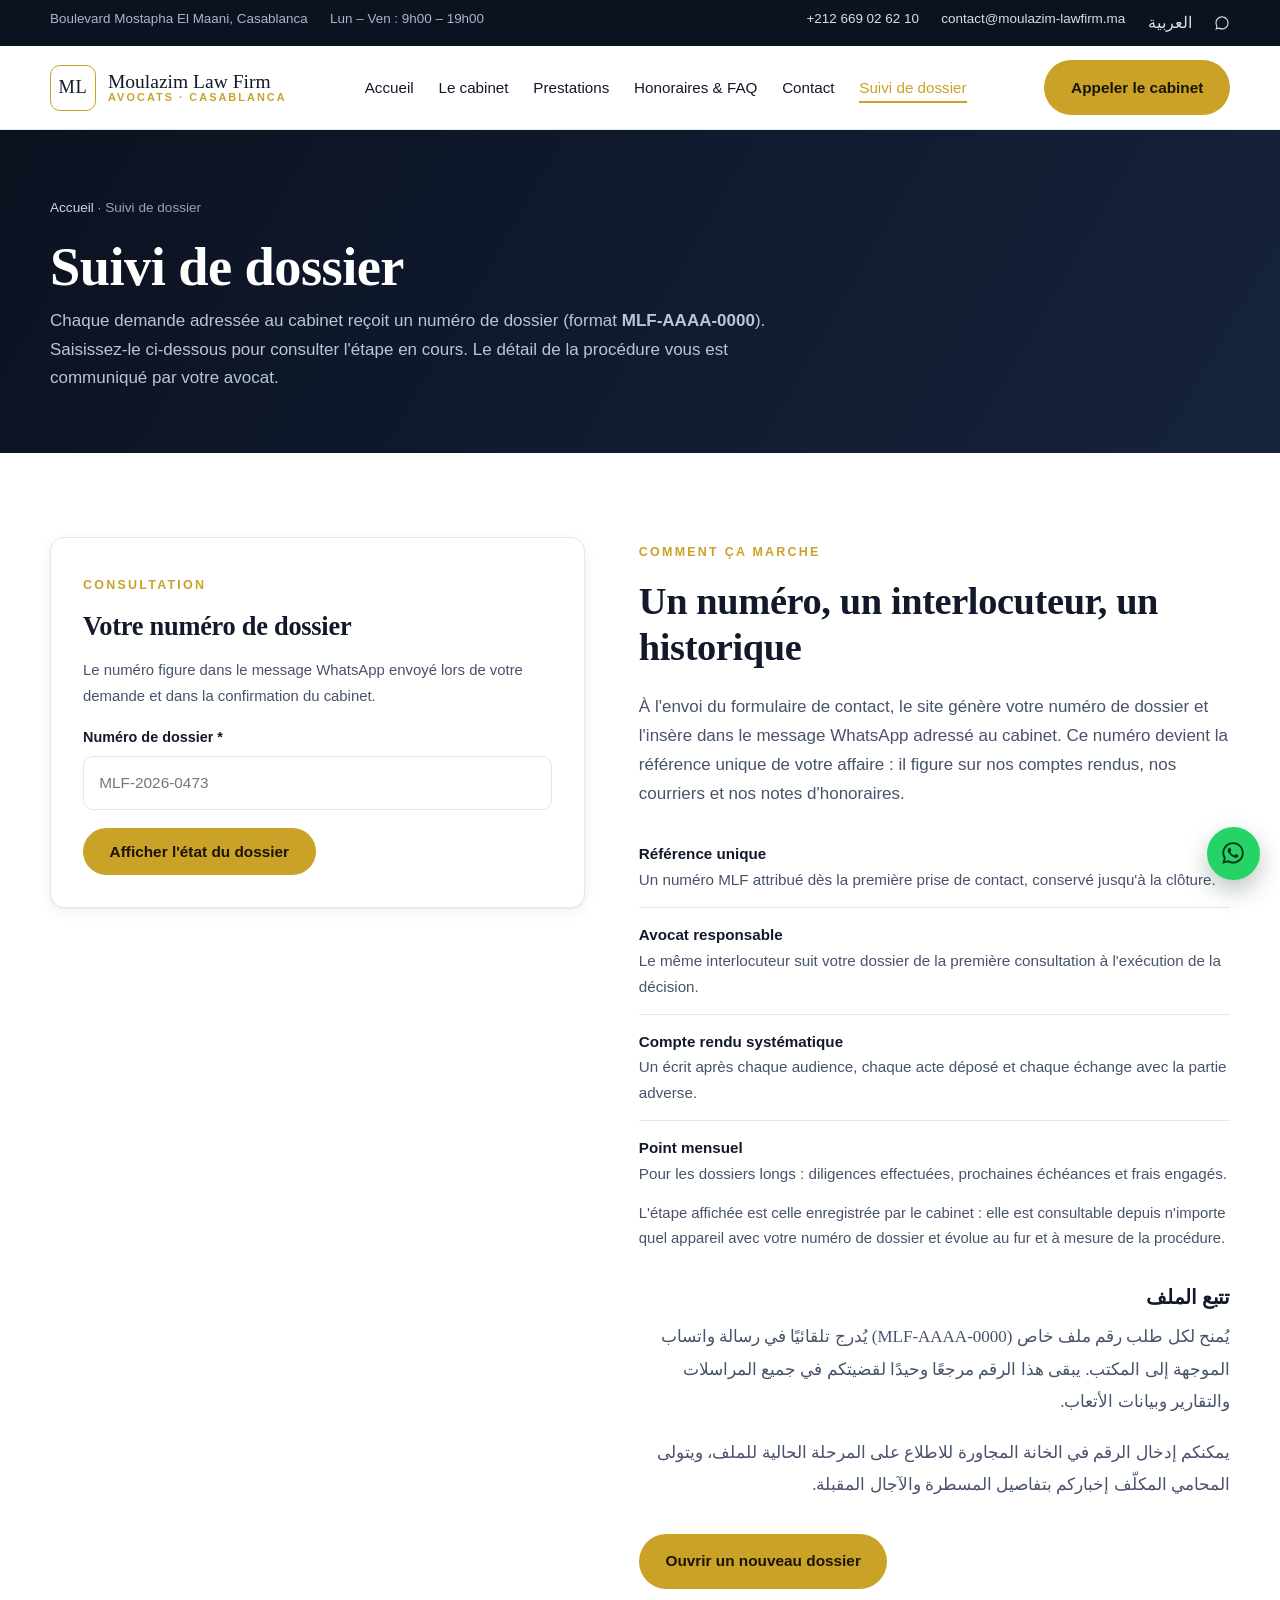
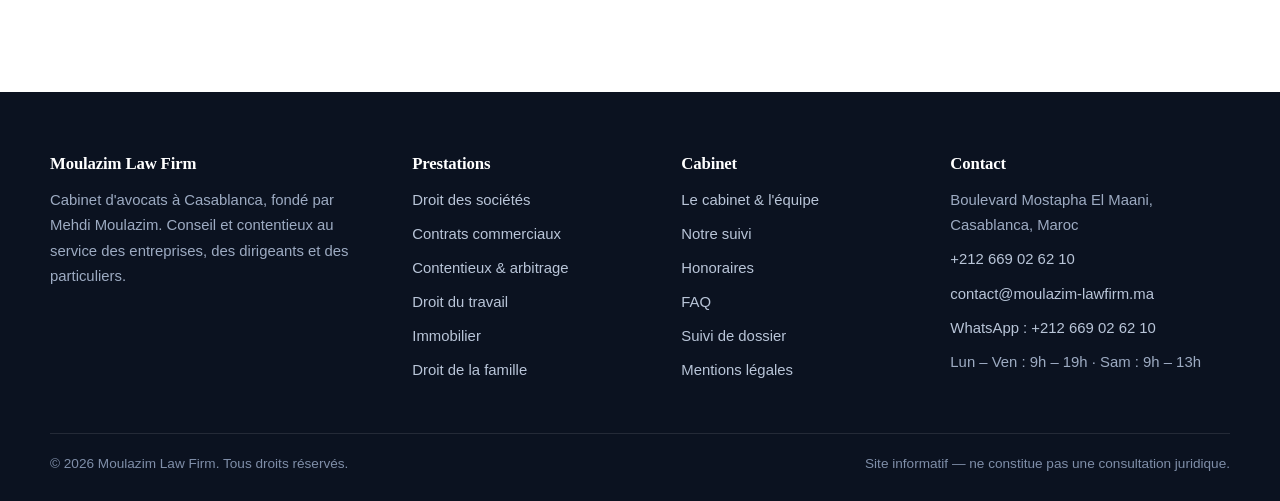
<file: suivi.html>
<!DOCTYPE html>
<html lang="fr">
<head>
<meta charset="utf-8">
<meta name="viewport" content="width=device-width, initial-scale=1">
<title>Suivi de dossier — Moulazim Law Firm, Casablanca</title>
<meta name="description" content="Suivez l'avancement de votre dossier chez Moulazim Law Firm : saisissez votre numéro de dossier (référence MLF) pour consulter l'étape en cours et les prochaines échéances.">
<meta name="theme-color" content="#0b1220">
<link rel="icon" href="data:image/svg+xml,%3Csvg xmlns='http://www.w3.org/2000/svg' viewBox='0 0 64 64'%3E%3Crect width='64' height='64' rx='12' fill='%230b1220'/%3E%3Ctext x='32' y='43' font-family='Georgia,serif' font-size='30' fill='%23c9a227' text-anchor='middle'%3EM%3C/text%3E%3C/svg%3E">
<link rel="stylesheet" href="assets/css/style.css?v=6">
</head>
<body>

<div class="topbar">
  <div class="container">
    <div class="topbar-list">
      <span>Boulevard Mostapha El Maani, Casablanca</span>
      <span>Lun – Ven : 9h00 – 19h00</span>
    </div>
    <div class="topbar-list">
      <a href="tel:+212661338317">+212&nbsp;669&nbsp;02&nbsp;62&nbsp;10</a>
      <a href="mailto:contact@moulazim-lawfirm.ma">contact@moulazim-lawfirm.ma</a>
      <a class="lang-ar" lang="ar" dir="rtl" href="index.html#arabe">العربية</a>
      <a class="topbar-wa" href="https://wa.me/212661338317" target="_blank" rel="noopener" aria-label="WhatsApp du cabinet"><svg width="16" height="16" viewBox="0 0 24 24" fill="currentColor" aria-hidden="true"><path d="M12.04 2C6.6 2 2.2 6.4 2.2 11.84c0 1.86.5 3.6 1.36 5.1L2 22l5.2-1.52a9.8 9.8 0 0 0 4.84 1.26h.01c5.43 0 9.83-4.4 9.83-9.84C21.88 6.4 17.48 2 12.04 2Zm0 17.9h-.01a8.1 8.1 0 0 1-4.13-1.13l-.3-.18-3.08.9.82-3-.2-.31a8.06 8.06 0 0 1-1.24-4.34c0-4.5 3.66-8.16 8.16-8.16 2.18 0 4.23.85 5.77 2.4a8.1 8.1 0 0 1 2.39 5.77c0 4.5-3.67 8.16-8.18 8.16Z"/></svg></a>
    </div>
  </div>
</div>

<header class="site-header">
  <div class="container">
    <nav class="nav" aria-label="Navigation principale">
      <a class="brand" href="index.html">
        <span class="brand__mark">ML</span>
        <span class="brand__name">Moulazim Law Firm
          <span class="brand__tag">Avocats · Casablanca</span>
        </span>
      </a>
      <ul class="nav-links">
        <li><a href="index.html">Accueil</a></li>
        <li><a href="cabinet.html">Le cabinet</a></li>
        <li><a href="prestations.html">Prestations</a></li>
        <li><a href="honoraires.html">Honoraires &amp; FAQ</a></li>
        <li><a href="contact.html">Contact</a></li>
        <li><a href="suivi.html">Suivi de dossier</a></li>
      </ul>
      <div class="nav-cta">
        <a class="btn btn--gold" href="tel:+212661338317">Appeler le cabinet</a>
        <button class="nav-toggle" type="button" aria-label="Ouvrir le menu" aria-expanded="false"><span></span></button>
      </div>
    </nav>
  </div>
</header>

<main>
  <section class="page-hero">
    <div class="container">
      <div class="crumbs"><a href="index.html">Accueil</a> · Suivi de dossier</div>
      <h1>Suivi de dossier</h1>
      <p>Chaque demande adressée au cabinet reçoit un numéro de dossier (format <strong>MLF-AAAA-0000</strong>). Saisissez-le ci-dessous pour consulter l'étape en cours. Le détail de la procédure vous est communiqué par votre avocat.</p>
    </div>
  </section>

  <section class="section">
    <div class="container split split--top">
      <div class="form-card reveal">
        <span class="eyebrow">Consultation</span>
        <h2 class="form-title">Votre numéro de dossier</h2>
        <p class="small">Le numéro figure dans le message WhatsApp envoyé lors de votre demande et dans la confirmation du cabinet.</p>
        <form data-track-form novalidate>
          <div class="field">
            <label for="ref">Numéro de dossier *</label>
            <input type="text" id="ref" name="ref" placeholder="MLF-2026-0473" autocomplete="off" data-required>
            <span class="error">Merci de saisir un numéro au format MLF-AAAA-0000.</span>
          </div>
          <button class="btn btn--gold" type="submit">Afficher l'état du dossier</button>
          <div class="form-status" role="status" aria-live="polite" data-track-status></div>
        </form>

        <div class="track-result" data-track-result hidden>
          <h3>Dossier <span data-track-ref></span></h3>
          <ul class="info-list">
            <li><span><strong>Ouverture de la demande</strong><span data-track-date></span></span></li>
            <li><span><strong>Domaine</strong><span data-track-domaine></span></span></li>
            <li><span><strong>Niveau d'urgence</strong><span data-track-urgence></span></span></li>
            <li><span><strong>État actuel</strong><span data-track-etat></span></span></li>
          </ul>
          <p class="track-note" data-track-note hidden></p>
          <ol class="track-steps" data-track-steps>
            <li data-step="1"><strong>Demande reçue</strong><span>Votre demande est enregistrée et transmise au cabinet.</span></li>
            <li data-step="2"><strong>Qualification &amp; premier échange</strong><span>Analyse de recevabilité, des délais et des pièces nécessaires.</span></li>
            <li data-step="3"><strong>Mandat &amp; honoraires validés</strong><span>Périmètre d'intervention, calendrier et devis écrit signés.</span></li>
            <li data-step="4"><strong>Dossier en cours</strong><span>Négociation, rédaction d'actes ou procédure, avec compte rendu après chaque étape.</span></li>
            <li data-step="5"><strong>Clôture</strong><span>Décision, exécution et rapport final avec recommandations préventives.</span></li>
          </ol>
          <p class="small">L'avancement détaillé (audiences, dépôts, échéances) est confirmé par votre avocat. Pour toute question sur ce dossier, contactez le cabinet en rappelant votre numéro.</p>
          <a class="btn btn--gold" data-track-wa href="https://wa.me/212661338317" target="_blank" rel="noopener">Demander une mise à jour</a>
        </div>
      </div>

      <div class="reveal">
        <span class="eyebrow">Comment ça marche</span>
        <h2>Un numéro, un interlocuteur, un historique</h2>
        <p>À l'envoi du formulaire de contact, le site génère votre numéro de dossier et l'insère dans le message WhatsApp adressé au cabinet. Ce numéro devient la référence unique de votre affaire : il figure sur nos comptes rendus, nos courriers et nos notes d'honoraires.</p>
        <ul class="info-list">
          <li><span><strong>Référence unique</strong>Un numéro MLF attribué dès la première prise de contact, conservé jusqu'à la clôture.</span></li>
          <li><span><strong>Avocat responsable</strong>Le même interlocuteur suit votre dossier de la première consultation à l'exécution de la décision.</span></li>
          <li><span><strong>Compte rendu systématique</strong>Un écrit après chaque audience, chaque acte déposé et chaque échange avec la partie adverse.</span></li>
          <li><span><strong>Point mensuel</strong>Pour les dossiers longs : diligences effectuées, prochaines échéances et frais engagés.</span></li>
        </ul>
        <p class="small">L'étape affichée est celle enregistrée par le cabinet : elle est consultable depuis n'importe quel appareil avec votre numéro de dossier et évolue au fur et à mesure de la procédure.</p>

        <div class="ar-block mt-lg" lang="ar" dir="rtl">
          <h3>تتبع الملف</h3>
          <p>يُمنح لكل طلب رقم ملف خاص (MLF-AAAA-0000) يُدرج تلقائيًا في رسالة واتساب الموجهة إلى المكتب. يبقى هذا الرقم مرجعًا وحيدًا لقضيتكم في جميع المراسلات والتقارير وبيانات الأتعاب.</p>
          <p>يمكنكم إدخال الرقم في الخانة المجاورة للاطلاع على المرحلة الحالية للملف، ويتولى المحامي المكلّف إخباركم بتفاصيل المسطرة والآجال المقبلة.</p>
        </div>

        <p class="mt-md"><a class="btn btn--gold" href="contact.html">Ouvrir un nouveau dossier</a></p>
      </div>
    </div>
  </section>

</main>

<footer class="site-footer">
  <div class="container">
    <div class="footer-grid">
      <div>
        <h4>Moulazim Law Firm</h4>
        <p>Cabinet d'avocats à Casablanca, fondé par Mehdi Moulazim. Conseil et contentieux au service des entreprises, des dirigeants et des particuliers.</p>
      </div>
      <div>
        <h4>Prestations</h4>
        <ul>
          <li><a href="prestations.html#corporate">Droit des sociétés</a></li>
          <li><a href="prestations.html#contrats">Contrats commerciaux</a></li>
          <li><a href="prestations.html#contentieux">Contentieux &amp; arbitrage</a></li>
          <li><a href="prestations.html#social">Droit du travail</a></li>
          <li><a href="prestations.html#immobilier">Immobilier</a></li>
          <li><a href="prestations.html#famille">Droit de la famille</a></li>
        </ul>
      </div>
      <div>
        <h4>Cabinet</h4>
        <ul>
          <li><a href="cabinet.html">Le cabinet &amp; l'équipe</a></li>
          <li><a href="cabinet.html#suivi">Notre suivi</a></li>
          <li><a href="honoraires.html">Honoraires</a></li>
          <li><a href="honoraires.html#faq">FAQ</a></li>
          <li><a href="suivi.html">Suivi de dossier</a></li>
          <li><a href="mentions-legales.html">Mentions légales</a></li>
        </ul>
      </div>
      <div>
        <h4>Contact</h4>
        <ul>
          <li>Boulevard Mostapha El Maani, Casablanca, Maroc</li>
          <li><a href="tel:+212661338317">+212&nbsp;669&nbsp;02&nbsp;62&nbsp;10</a></li>
          <li><a href="mailto:contact@moulazim-lawfirm.ma">contact@moulazim-lawfirm.ma</a></li>
          <li><a href="https://wa.me/212661338317" target="_blank" rel="noopener">WhatsApp : +212&nbsp;669&nbsp;02&nbsp;62&nbsp;10</a></li>
          <li>Lun – Ven : 9h – 19h · Sam : 9h – 13h</li>
        </ul>
      </div>
    </div>
    <div class="footer-bottom">
      <span>© <span data-year>2025</span> Moulazim Law Firm. Tous droits réservés.</span>
      <span>Site informatif — ne constitue pas une consultation juridique.</span>
    </div>
  </div>
</footer>

<a class="wa-float" href="https://wa.me/212669026210" target="_blank" rel="noopener" aria-label="Contacter le cabinet sur WhatsApp">
  <svg width="20" height="20" viewBox="0 0 24 24" fill="currentColor" aria-hidden="true"><path d="M12.04 2C6.6 2 2.2 6.4 2.2 11.84c0 1.86.5 3.6 1.36 5.1L2 22l5.2-1.52a9.8 9.8 0 0 0 4.84 1.26h.01c5.43 0 9.83-4.4 9.83-9.84C21.88 6.4 17.48 2 12.04 2Zm0 17.9h-.01a8.1 8.1 0 0 1-4.13-1.13l-.3-.18-3.08.9.82-3-.2-.31a8.06 8.06 0 0 1-1.24-4.34c0-4.5 3.66-8.16 8.16-8.16 2.18 0 4.23.85 5.77 2.4a8.1 8.1 0 0 1 2.39 5.77c0 4.5-3.67 8.16-8.18 8.16Zm4.48-6.1c-.24-.13-1.45-.72-1.68-.8-.22-.08-.39-.12-.55.12-.16.25-.63.8-.77.97-.14.16-.28.18-.52.06-.25-.12-1.04-.38-1.97-1.22-.73-.65-1.22-1.45-1.36-1.7-.14-.24-.02-.37.1-.5.11-.1.25-.28.37-.42.12-.14.16-.24.24-.4.08-.17.04-.31-.02-.43-.06-.12-.55-1.33-.76-1.82-.2-.48-.4-.41-.55-.42h-.47c-.16 0-.43.06-.65.3-.22.25-.85.84-.85 2.04s.87 2.37 1 2.53c.12.16 1.71 2.6 4.15 3.65.58.25 1.03.4 1.38.51.58.19 1.11.16 1.53.1.47-.07 1.45-.59 1.65-1.17.2-.57.2-1.06.14-1.16-.06-.1-.22-.16-.46-.28Z"/></svg>
</a>

<script src="assets/js/config.js?v=6"></script>
<script src="assets/js/main.js?v=6"></script>
</body>
</html>
</file>
<file: assets/css/style.css>
/* Moulazim Law Firm — feuille de style principale */

:root {
  --navy-900: #0b1220;
  --navy-800: #101a2e;
  --navy-700: #16233d;
  --navy-600: #1d2d4d;
  --gold-500: #c9a227;
  --gold-400: #d8b647;
  --gold-100: #f3e7c4;
  --ink: #12192a;
  --body: #47536b;
  --line: #e4e7ee;
  --bg: #ffffff;
  --bg-soft: #f6f7fa;
  --radius: 14px;
  --shadow-sm: 0 1px 2px rgba(16, 26, 46, .06), 0 4px 14px rgba(16, 26, 46, .06);
  --shadow-md: 0 10px 30px rgba(16, 26, 46, .10);
  --max: 1180px;
  --serif: "Iowan Old Style", "Palatino Linotype", Palatino, Georgia, "Times New Roman", serif;
  --sans: -apple-system, BlinkMacSystemFont, "Segoe UI", Roboto, "Helvetica Neue", Arial, sans-serif;
}

* { box-sizing: border-box; }

html { scroll-behavior: smooth; }

body {
  margin: 0;
  font-family: var(--sans);
  color: var(--body);
  background: var(--bg);
  font-size: 17px;
  line-height: 1.7;
  -webkit-font-smoothing: antialiased;
}

h1, h2, h3, h4 {
  font-family: var(--serif);
  color: var(--ink);
  line-height: 1.2;
  margin: 0 0 .6em;
  font-weight: 600;
  letter-spacing: -.01em;
}

h1 { font-size: clamp(2.1rem, 4.6vw, 3.4rem); }
h2 { font-size: clamp(1.7rem, 3.2vw, 2.4rem); }
h3 { font-size: 1.25rem; }

p { margin: 0 0 1.1em; }

a { color: var(--navy-700); text-decoration: none; }
a:hover { color: var(--gold-500); }

img { max-width: 100%; display: block; }

.container { width: min(100% - 2.5rem, var(--max)); margin-inline: auto; }

.section { padding: 84px 0; }
.section--soft { background: var(--bg-soft); }
.section--dark { background: var(--navy-900); color: #c6cfe0; }
.section--dark h2, .section--dark h3 { color: #fff; }

.eyebrow {
  display: inline-block;
  font-size: .78rem;
  letter-spacing: .18em;
  text-transform: uppercase;
  color: var(--gold-500);
  font-weight: 700;
  margin-bottom: .9rem;
}

.section-head { max-width: 720px; margin-bottom: 46px; }
.section-head.center { margin-inline: auto; text-align: center; }
.lead { font-size: 1.1rem; color: var(--body); }

/* ---------- Boutons ---------- */
.btn {
  display: inline-flex;
  align-items: center;
  gap: .55rem;
  padding: .85rem 1.6rem;
  border-radius: 999px;
  font-weight: 600;
  font-size: .96rem;
  border: 1px solid transparent;
  cursor: pointer;
  transition: transform .15s ease, background .2s ease, color .2s ease, border-color .2s ease;
}
.btn:hover { transform: translateY(-2px); }
.btn--gold { background: var(--gold-500); color: #1a1405; }
.btn--gold:hover { background: var(--gold-400); color: #1a1405; }
.btn--navy { background: var(--navy-800); color: #fff; }
.btn--navy:hover { background: var(--navy-600); color: #fff; }
.btn--ghost { border-color: rgba(255,255,255,.35); color: #fff; }
.btn--ghost:hover { border-color: var(--gold-400); color: var(--gold-400); }
.btn--outline { border-color: var(--line); color: var(--ink); background: #fff; }
.btn--outline:hover { border-color: var(--gold-500); color: var(--gold-500); }

/* ---------- En-tête ---------- */
.topbar {
  background: var(--navy-900);
  color: #a9b6cc;
  font-size: .84rem;
}
.topbar .container {
  display: flex;
  justify-content: space-between;
  gap: 1rem;
  padding: .5rem 0;
  flex-wrap: wrap;
}
.topbar a { color: #d7dfec; }
.topbar a:hover { color: var(--gold-400); }
.topbar-list { display: flex; gap: 1.4rem; flex-wrap: wrap; }

.site-header {
  position: sticky;
  top: 0;
  z-index: 50;
  background: rgba(255, 255, 255, .94);
  backdrop-filter: blur(10px);
  border-bottom: 1px solid var(--line);
}
.site-header.is-scrolled { box-shadow: var(--shadow-sm); }
.nav {
  display: flex;
  align-items: center;
  justify-content: space-between;
  gap: 1.5rem;
  padding: .85rem 0;
}
.brand { display: flex; align-items: center; gap: .75rem; }
.brand__mark {
  width: 46px; height: 46px;
  display: grid; place-items: center;
  border: 1.5px solid var(--gold-500);
  border-radius: 10px;
  font-family: var(--serif);
  font-size: 1.15rem;
  color: var(--navy-800);
  letter-spacing: .04em;
}
.brand__name {
  font-family: var(--serif);
  font-size: 1.22rem;
  color: var(--ink);
  line-height: 1.1;
}
.brand__tag {
  display: block;
  font-family: var(--sans);
  font-size: .68rem;
  letter-spacing: .19em;
  text-transform: uppercase;
  color: var(--gold-500);
  font-weight: 700;
}

.nav-links { display: flex; align-items: center; gap: 1.55rem; list-style: none; margin: 0; padding: 0; }
.nav-links a {
  font-size: .95rem;
  font-weight: 500;
  color: var(--ink);
  padding: .35rem 0;
  border-bottom: 2px solid transparent;
}
.nav-links a:hover, .nav-links a.is-active { color: var(--gold-500); border-color: var(--gold-500); }

.nav-cta { display: flex; align-items: center; gap: .8rem; }

.nav-toggle {
  display: none;
  width: 46px; height: 42px;
  border: 1px solid var(--line);
  border-radius: 10px;
  background: #fff;
  cursor: pointer;
  padding: 0;
}
.nav-toggle span, .nav-toggle span::before, .nav-toggle span::after {
  display: block;
  width: 20px; height: 2px;
  background: var(--ink);
  margin-inline: auto;
  position: relative;
  transition: transform .2s ease, opacity .2s ease;
}
.nav-toggle span::before, .nav-toggle span::after { content: ""; position: absolute; }
.nav-toggle span::before { top: -6px; }
.nav-toggle span::after { top: 6px; }
.nav-toggle[aria-expanded="true"] span { background: transparent; }
.nav-toggle[aria-expanded="true"] span::before { transform: translateY(6px) rotate(45deg); }
.nav-toggle[aria-expanded="true"] span::after { transform: translateY(-6px) rotate(-45deg); }

/* ---------- Hero ---------- */
.hero {
  position: relative;
  background:
    linear-gradient(115deg, rgba(11,18,32,.94) 0%, rgba(16,26,46,.86) 55%, rgba(29,45,77,.78) 100%),
    radial-gradient(1200px 600px at 80% -10%, rgba(201,162,39,.28), transparent 60%),
    var(--navy-900);
  color: #cfd8e8;
  overflow: hidden;
}
.hero::after {
  content: "";
  position: absolute;
  inset: 0;
  background-image:
    linear-gradient(rgba(255,255,255,.035) 1px, transparent 1px),
    linear-gradient(90deg, rgba(255,255,255,.035) 1px, transparent 1px);
  background-size: 64px 64px;
  pointer-events: none;
}
.hero .container { position: relative; z-index: 1; }
.hero-grid {
  display: grid;
  grid-template-columns: 1.15fr .85fr;
  gap: 56px;
  align-items: center;
  padding: 96px 0 88px;
}
.hero h1 { color: #fff; }
.hero h1 em { color: var(--gold-400); font-style: normal; }
.hero p.lead { color: #c2cddf; font-size: 1.13rem; max-width: 40rem; }
.hero-actions { display: flex; gap: .9rem; flex-wrap: wrap; margin: 1.8rem 0 2.2rem; }
.hero-facts { display: flex; gap: 2.4rem; flex-wrap: wrap; border-top: 1px solid rgba(255,255,255,.14); padding-top: 1.6rem; }
.fact strong { display: block; font-family: var(--serif); font-size: 1.9rem; color: var(--gold-400); }
.fact span { font-size: .87rem; color: #a9b6cc; }

.hero-card {
  background: rgba(255,255,255,.06);
  border: 1px solid rgba(255,255,255,.14);
  border-radius: 18px;
  padding: 30px;
  backdrop-filter: blur(6px);
}
.hero-card h3 { color: #fff; margin-bottom: .3rem; }
.hero-card p { color: #b6c2d6; font-size: .95rem; }
.hero-card ul { list-style: none; margin: 1.2rem 0 1.4rem; padding: 0; }
.hero-card li {
  display: flex; gap: .7rem; align-items: flex-start;
  padding: .55rem 0;
  border-bottom: 1px dashed rgba(255,255,255,.13);
  font-size: .95rem;
  color: #d3dcea;
}
.hero-card li:last-child { border-bottom: 0; }
.hero-card li svg { flex: none; margin-top: .25rem; }

/* ---------- Bandeau de confiance ---------- */
.trust {
  background: var(--navy-800);
  color: #9fb0c9;
  padding: 18px 0;
  border-top: 1px solid rgba(255,255,255,.08);
}
.trust .container { display: flex; flex-wrap: wrap; gap: 1.2rem 2.6rem; justify-content: center; font-size: .88rem; letter-spacing: .04em; }
.trust span { display: inline-flex; align-items: center; gap: .5rem; }

/* ---------- Grilles / cartes ---------- */
.grid { display: grid; gap: 26px; }
.grid--2 { grid-template-columns: repeat(2, 1fr); }
.grid--3 { grid-template-columns: repeat(3, 1fr); }
.grid--4 { grid-template-columns: repeat(4, 1fr); }

.card {
  background: #fff;
  border: 1px solid var(--line);
  border-radius: var(--radius);
  padding: 30px 28px;
  box-shadow: var(--shadow-sm);
  transition: transform .18s ease, box-shadow .18s ease, border-color .18s ease;
  height: 100%;
}
.card:hover { transform: translateY(-4px); box-shadow: var(--shadow-md); border-color: #d6dbe6; }
.card h3 { margin-bottom: .45rem; }
.card p { font-size: .97rem; margin-bottom: .9rem; }
.card ul { margin: 0 0 1rem; padding-left: 1.1rem; font-size: .93rem; }
.card ul li { margin-bottom: .3rem; }
.card__icon {
  width: 50px; height: 50px;
  border-radius: 12px;
  display: grid; place-items: center;
  background: linear-gradient(140deg, var(--gold-100), #fff);
  border: 1px solid #ecdfb8;
  margin-bottom: 1.1rem;
}
.card__link { font-weight: 600; font-size: .92rem; color: var(--gold-500); display: inline-flex; gap: .4rem; align-items: center; }
.card__link:hover { gap: .65rem; }

/* ---------- Étapes / méthode ---------- */
.steps { counter-reset: step; display: grid; gap: 22px; grid-template-columns: repeat(4, 1fr); }
.step {
  background: rgba(255,255,255,.04);
  border: 1px solid rgba(255,255,255,.12);
  border-radius: var(--radius);
  padding: 26px 24px;
}
.step::before {
  counter-increment: step;
  content: "0" counter(step);
  font-family: var(--serif);
  font-size: 1.6rem;
  color: var(--gold-400);
  display: block;
  margin-bottom: .5rem;
}
.step h3 { font-size: 1.1rem; }
.step p { font-size: .93rem; margin: 0; color: #b3c0d4; }

/* ---------- Split ---------- */
.split { display: grid; grid-template-columns: .95fr 1.05fr; gap: 54px; align-items: center; }
.portrait {
  border-radius: 18px;
  background: linear-gradient(150deg, var(--navy-800), var(--navy-600));
  color: #fff;
  padding: 38px 34px;
  box-shadow: var(--shadow-md);
}
.portrait h3 { color: #fff; margin-bottom: .2rem; }
.portrait .role { color: var(--gold-400); font-size: .92rem; letter-spacing: .08em; text-transform: uppercase; font-weight: 600; }
.portrait dl { display: grid; grid-template-columns: auto 1fr; gap: .55rem 1.2rem; margin: 1.6rem 0 0; font-size: .93rem; color: #c9d4e5; }
.portrait dt { color: var(--gold-100); font-weight: 600; }
.portrait dd { margin: 0; }

.checklist { list-style: none; margin: 0; padding: 0; }
.checklist li { display: flex; gap: .75rem; align-items: flex-start; margin-bottom: .85rem; font-size: .99rem; }
.checklist svg { flex: none; margin-top: .3rem; }

/* ---------- Tableau ---------- */
.table-wrap { overflow-x: auto; border: 1px solid var(--line); border-radius: var(--radius); background: #fff; }
table { width: 100%; border-collapse: collapse; min-width: 620px; }
th, td { padding: 16px 20px; text-align: left; border-bottom: 1px solid var(--line); font-size: .95rem; }
th { background: var(--bg-soft); font-family: var(--serif); color: var(--ink); font-size: 1rem; }
tbody tr:last-child td { border-bottom: 0; }

/* ---------- Accordéon FAQ ---------- */
.accordion { border: 1px solid var(--line); border-radius: var(--radius); overflow: hidden; background: #fff; }
.acc-item + .acc-item { border-top: 1px solid var(--line); }
.acc-btn {
  width: 100%;
  display: flex; justify-content: space-between; align-items: center; gap: 1rem;
  background: none; border: 0; cursor: pointer;
  padding: 20px 24px;
  font-family: var(--serif); font-size: 1.06rem; color: var(--ink);
  text-align: left;
}
.acc-btn:hover { color: var(--gold-500); }
.acc-btn .chev { transition: transform .2s ease; flex: none; }
.acc-btn[aria-expanded="true"] .chev { transform: rotate(180deg); }
.acc-panel { display: none; padding: 0 24px 22px; font-size: .96rem; }
.acc-panel.is-open { display: block; }

/* ---------- Témoignages ---------- */
.quote {
  background: #fff;
  border: 1px solid var(--line);
  border-left: 3px solid var(--gold-500);
  border-radius: 12px;
  padding: 26px 28px;
  box-shadow: var(--shadow-sm);
  height: 100%;
}
.quote p { font-family: var(--serif); font-size: 1.05rem; color: var(--ink); }
.quote footer { font-size: .87rem; color: var(--body); }

/* ---------- CTA ---------- */
.cta-band {
  background: linear-gradient(120deg, var(--navy-900), var(--navy-600));
  color: #d5deec;
  border-radius: 20px;
  padding: 46px 46px;
  display: flex; justify-content: space-between; align-items: center; gap: 2rem; flex-wrap: wrap;
}
.cta-band h2 { color: #fff; margin-bottom: .35rem; }
.cta-band p { margin: 0; }

/* ---------- Formulaire ---------- */
.form-card { background: #fff; border: 1px solid var(--line); border-radius: var(--radius); padding: 32px; box-shadow: var(--shadow-sm); }
.field { margin-bottom: 18px; }
.field label { display: block; font-size: .9rem; font-weight: 600; color: var(--ink); margin-bottom: .4rem; }
.field input, .field select, .field textarea {
  width: 100%;
  padding: .8rem .95rem;
  border: 1px solid var(--line);
  border-radius: 10px;
  font: inherit;
  font-size: .96rem;
  color: var(--ink);
  background: #fff;
}
.field input:focus, .field select:focus, .field textarea:focus {
  outline: none;
  border-color: var(--gold-500);
  box-shadow: 0 0 0 3px rgba(201,162,39,.15);
}
.field textarea { min-height: 140px; resize: vertical; }
.field .error { color: #b42318; font-size: .84rem; margin-top: .3rem; display: none; }
.field.has-error input, .field.has-error select, .field.has-error textarea { border-color: #b42318; }
.field.has-error .error { display: block; }
.field-row { display: grid; grid-template-columns: 1fr 1fr; gap: 18px; }
.consent { display: flex; gap: .6rem; align-items: flex-start; font-size: .88rem; }
.consent input { width: auto; margin-top: .25rem; }
.form-status { display: none; margin-top: 1rem; padding: .9rem 1.1rem; border-radius: 10px; font-size: .93rem; }
.form-status.is-visible { display: block; }
.form-status.ok { background: #ecfdf3; color: #05603a; border: 1px solid #abefc6; }
.form-status:not(.ok) { background: var(--bg-soft); color: var(--ink); border: 1px solid var(--line); }

.info-list { list-style: none; margin: 0; padding: 0; }
.info-list li { display: flex; gap: .9rem; align-items: flex-start; padding: 14px 0; border-bottom: 1px solid var(--line); }
.info-list li:last-child { border-bottom: 0; }
.info-list strong { display: block; color: var(--ink); font-size: .95rem; }
.info-list span, .info-list a { font-size: .95rem; }

.map-frame { border: 0; width: 100%; height: 340px; border-radius: var(--radius); }

/* ---------- Fil d'Ariane / page hero ---------- */
.page-hero {
  background: linear-gradient(120deg, var(--navy-900) 0%, var(--navy-700) 100%);
  color: #c6cfe0;
  padding: 66px 0 60px;
}
.page-hero h1 { color: #fff; margin-bottom: .4rem; }
.page-hero p { max-width: 46rem; margin: 0; color: #b9c5d8; }
.crumbs { font-size: .85rem; color: #93a3bd; margin-bottom: 1rem; }
.crumbs a { color: #cbd6e6; }
.crumbs a:hover { color: var(--gold-400); }

/* ---------- Ancres de service ---------- */
.service-block { scroll-margin-top: 120px; }
.service-block + .service-block { margin-top: 46px; padding-top: 46px; border-top: 1px solid var(--line); }
.tag {
  display: inline-block;
  font-size: .78rem;
  padding: .25rem .7rem;
  border-radius: 999px;
  background: var(--gold-100);
  color: #6b530a;
  font-weight: 600;
  margin: 0 .4rem .4rem 0;
}

/* ---------- Pied de page ---------- */
.site-footer { background: var(--navy-900); color: #9dabc2; padding: 62px 0 26px; font-size: .93rem; }
.site-footer h4 { color: #fff; font-family: var(--serif); font-size: 1.05rem; margin-bottom: .9rem; }
.site-footer a { color: #b9c5d8; }
.site-footer a:hover { color: var(--gold-400); }
.footer-grid { display: grid; grid-template-columns: 1.4fr 1fr 1fr 1.2fr; gap: 36px; }
.footer-grid ul { list-style: none; margin: 0; padding: 0; }
.footer-grid li { margin-bottom: .55rem; }
.footer-bottom {
  margin-top: 40px; padding-top: 18px;
  border-top: 1px solid rgba(255,255,255,.1);
  display: flex; justify-content: space-between; gap: 1rem; flex-wrap: wrap;
  font-size: .85rem; color: #7f8ea8;
}

/* ---------- WhatsApp ---------- */
.btn--whatsapp { background: #25d366; color: #07331a; }
.btn--whatsapp:hover { background: #1fbe5a; color: #07331a; }

.wa-float {
  position: fixed;
  right: 20px;
  bottom: 20px;
  z-index: 60;
  display: inline-flex;
  align-items: center;
  gap: .55rem;
  padding: .85rem;
  border-radius: 999px;
  background: #25d366;
  color: #07331a;
  font-weight: 600;
  font-size: .93rem;
  box-shadow: 0 10px 24px rgba(7, 51, 26, .28);
  transition: transform .15s ease, background .2s ease;
}
.wa-float:hover { background: #1fbe5a; color: #07331a; transform: translateY(-2px); }

.wa-float svg { width: 26px; height: 26px; }

.lang-ar { font-size: 1rem; }

.topbar-wa { display: inline-flex; align-items: center; color: #25d366; }
.topbar-wa:hover { color: #1fbe5a; }

@media (max-width: 560px) {
  .wa-float { right: 14px; bottom: 14px; }
}

/* ---------- Arabe (RTL) ---------- */
[lang="ar"] {
  font-family: "Noto Naskh Arabic", "Amiri", "Geeza Pro", "Segoe UI", serif;
  line-height: 1.9;
}

.ar-term {
  display: block;
  margin-top: -.35rem;
  margin-bottom: .5rem;
  font-size: .98rem;
  color: var(--gold-500);
  text-align: right;
}

.section--dark .ar-term, .portrait .ar-term { color: var(--gold-400); }

.ar-block { direction: rtl; text-align: right; }
.ar-block h2, .ar-block h3, .ar-block p, .ar-block li { text-align: right; }
.ar-block .lead { max-width: 900px; margin-left: auto; }

.prose-wide { max-width: 900px; margin: 0 auto; }

.num-ltr { direction: ltr; unicode-bidi: isolate; white-space: nowrap; }

/* ---------- Suivi de dossier ---------- */
.track-result { margin-top: 28px; padding-top: 24px; border-top: 1px solid var(--line); }
.track-result h3 { font-size: 1.35rem; }

.track-steps { list-style: none; counter-reset: track; margin: 24px 0 1.4rem; padding: 0; }

.track-steps li {
  counter-increment: track;
  position: relative;
  padding: 0 0 22px 44px;
  color: var(--body);
}

.track-steps li::before {
  content: counter(track);
  position: absolute;
  left: 0;
  top: 0;
  width: 28px;
  height: 28px;
  border-radius: 50%;
  border: 1px solid var(--line);
  background: var(--bg-soft);
  color: var(--body);
  font-size: .85rem;
  font-weight: 600;
  display: grid;
  place-items: center;
}

.track-steps li::after {
  content: "";
  position: absolute;
  left: 13px;
  top: 32px;
  bottom: 4px;
  width: 1px;
  background: var(--line);
}

.track-steps li:last-child::after { display: none; }
.track-steps li strong { display: block; color: var(--ink); }
.track-steps li span { font-size: .95rem; }

.track-steps li.is-done::before,
.track-steps li.is-current::before {
  background: var(--navy-900);
  border-color: var(--navy-900);
  color: var(--gold-400);
}

.track-steps li.is-current strong { color: var(--gold-500); }

.track-note {
  margin: 0 0 1.2rem;
  padding: .9rem 1.1rem;
  border-left: 3px solid var(--gold-500);
  background: var(--bg-soft);
  border-radius: 0 10px 10px 0;
  font-size: .95rem;
}

/* ---------- Administration ---------- */
.admin-login { max-width: 420px; }
.btn--sm { padding: .5rem 1rem; font-size: .88rem; }

.admin-toolbar { display: flex; flex-wrap: wrap; align-items: center; gap: 12px; margin-bottom: 18px; }
.admin-toolbar .form-status { margin-top: 0; }

.admin-table-wrap { overflow-x: auto; border: 1px solid var(--line); border-radius: 12px; background: #fff; }
.admin-table { width: 100%; border-collapse: collapse; font-size: .9rem; min-width: 1080px; }
.admin-table th, .admin-table td { padding: .7rem .8rem; text-align: left; vertical-align: top; border-bottom: 1px solid var(--line); }
.admin-table th { background: var(--bg-soft); font-size: .8rem; text-transform: uppercase; letter-spacing: .05em; color: var(--body); }
.admin-table td.admin-message { max-width: 280px; white-space: pre-wrap; }
.admin-table select, .admin-table input { width: 100%; padding: .45rem .55rem; border: 1px solid var(--line); border-radius: 8px; font: inherit; }

/* ---------- Utilitaires ---------- */
.text-center { text-align: center; }
.mt-sm { margin-top: .7rem; }
.mt-md { margin-top: 2rem; }
.mt-lg { margin-top: 34px; }
.pt-0 { padding-top: 0; }
.pt-xl { padding-top: 70px; }
.pb-xl { padding-bottom: 70px; }
.section--tight { padding-top: 34px; padding-bottom: 34px; }
.split--top { align-items: start; }
.prose { max-width: 820px; }
.small { font-size: .93rem; }
.btn-row { display: flex; gap: .8rem; flex-wrap: wrap; }
.form-title { font-size: 1.65rem; }
.section--dark p, .step p { color: #b6c2d6; }
.portrait p { color: #c9d4e5; }
.card--stat { text-align: center; }
.card--stat .stat { font-size: 2rem; color: var(--gold-500); }

/* ---------- Animations ---------- */
.reveal { opacity: 0; transform: translateY(18px); transition: opacity .6s ease, transform .6s ease; }
.reveal.is-visible { opacity: 1; transform: none; }

/* ---------- Responsive ---------- */
@media (max-width: 1024px) {
  .grid--4 { grid-template-columns: repeat(2, 1fr); }
  .steps { grid-template-columns: repeat(2, 1fr); }
  .hero-grid { grid-template-columns: 1fr; padding: 70px 0; }
  .footer-grid { grid-template-columns: 1fr 1fr; }
}

@media (max-width: 880px) {
  .nav-links {
    display: none;
    position: absolute;
    left: 0; right: 0; top: 100%;
    flex-direction: column;
    align-items: flex-start;
    gap: 0;
    background: #fff;
    border-bottom: 1px solid var(--line);
    padding: .5rem 1.25rem 1.25rem;
    box-shadow: var(--shadow-md);
  }
  .nav-links.is-open { display: flex; }
  .nav-links li { width: 100%; }
  .nav-links a { display: block; width: 100%; padding: .8rem 0; border-bottom: 1px solid var(--line); }
  .nav-toggle { display: block; }
  .site-header .container { position: relative; }
  .nav-cta .btn { display: none; }
  .grid--2, .grid--3 { grid-template-columns: 1fr; }
  .split { grid-template-columns: 1fr; gap: 34px; }
  .section { padding: 62px 0; }
  .cta-band { padding: 34px 26px; }
}

@media (max-width: 560px) {
  body { font-size: 16px; }
  .grid--4, .steps { grid-template-columns: 1fr; }
  .footer-grid { grid-template-columns: 1fr; }
  .field-row { grid-template-columns: 1fr; }
  .topbar .container { justify-content: center; text-align: center; }
}

@media (prefers-reduced-motion: reduce) {
  .wa-float:hover { transform: none; }
  html { scroll-behavior: auto; }
  .reveal { opacity: 1; transform: none; transition: none; }
  .btn:hover, .card:hover { transform: none; }
}
</file>
